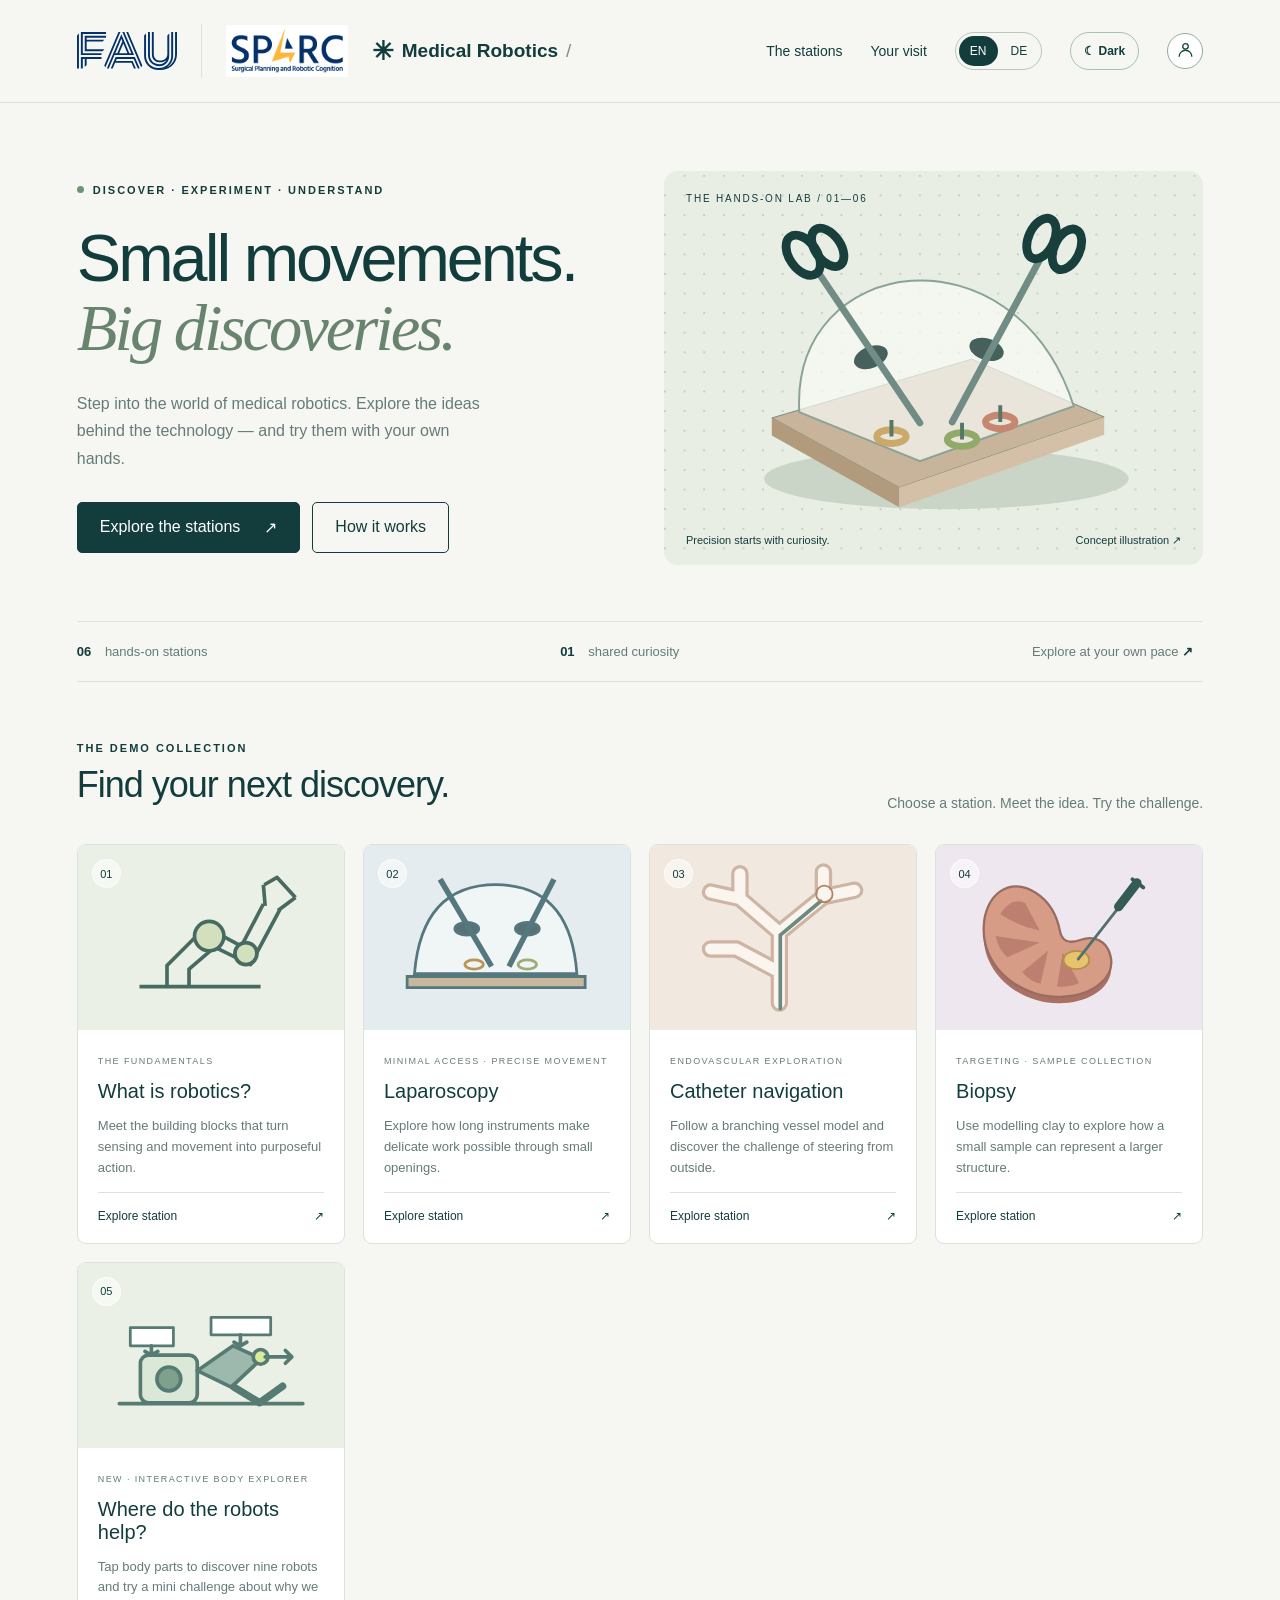
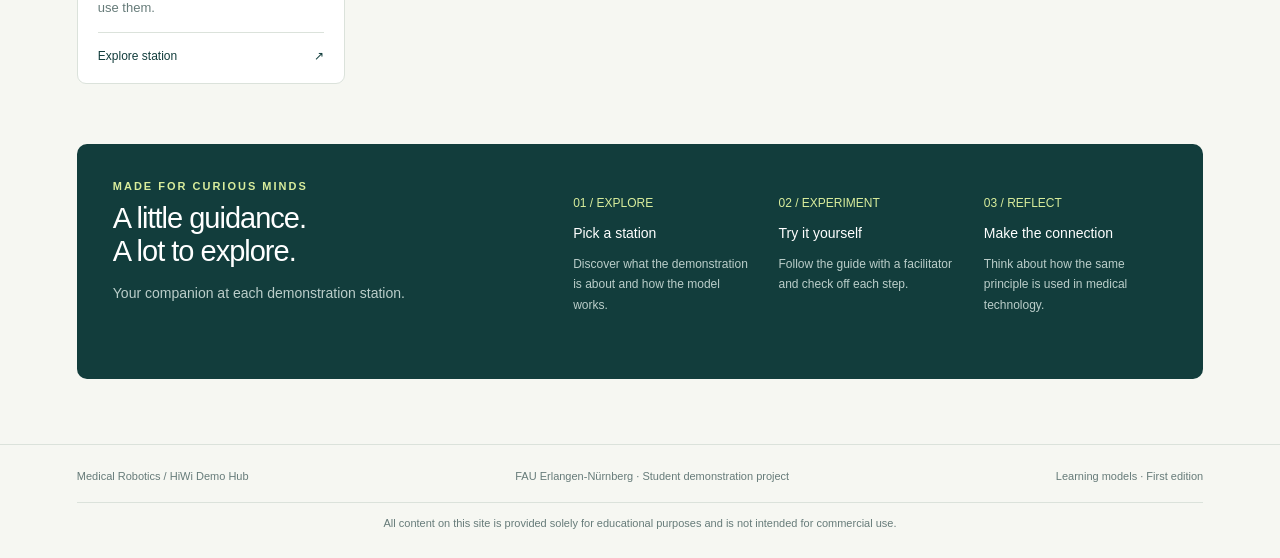
<file: index.html>
<!doctype html><html lang="en"><head><script>(function(){try{var saved=localStorage.getItem('hiwi-theme');document.documentElement.dataset.theme=saved==='dark'||saved==='light'?saved:(window.matchMedia&&matchMedia('(prefers-color-scheme: dark)').matches?'dark':'light')}catch(e){document.documentElement.dataset.theme='light'}})();</script><meta charset="UTF-8"><meta name="viewport" content="width=device-width,initial-scale=1"><meta name="description" content="Explore six medical robotics learning stations, including an interactive robot atlas."><title>Medical Robotics — HiWi Demo Hub</title><style>
:root{--ink:#123d3c;--muted:#667b79;--paper:#f6f7f2;--line:#dbe2db;--lime:#d9ed9c}*{box-sizing:border-box}html{scroll-behavior:smooth}body{margin:0;background:var(--paper);color:var(--ink);font-family:Arial,Helvetica,sans-serif}button,a{-webkit-tap-highlight-color:transparent}a{color:inherit}button{font:inherit;cursor:pointer}header{border-bottom:1px solid var(--line);display:flex;justify-content:space-between;align-items:center;padding:24px 6%;gap:20px}.brand{font-size:19px;font-weight:700;text-decoration:none;display:flex;align-items:center;gap:12px}.brand i{font-style:normal;font-size:26px}nav{display:flex;gap:28px;font-size:14px;align-items:center}nav a{text-decoration:none}.pill{border:1px solid var(--line);padding:9px 14px;border-radius:30px;font-size:12px}main{max-width:1440px;margin:auto}.hero{padding:68px 6% 56px;display:grid;grid-template-columns:1fr 1fr;gap:48px;align-items:center}.eyebrow{text-transform:uppercase;font-size:11px;letter-spacing:2px;font-weight:700;display:flex;align-items:center;gap:9px}.dot{background:#6b9673;width:7px;height:7px;border-radius:50%}h1{font-size:clamp(42px,5.2vw,76px);line-height:1.04;letter-spacing:-3px;font-weight:500;margin:28px 0}h1 em{font-family:Georgia,serif;font-weight:400;color:#68846e}p{line-height:1.7;color:var(--muted)}.hero p{max-width:410px;font-size:16px}.actions{display:flex;gap:12px;margin-top:30px;flex-wrap:wrap}.btn{display:inline-flex;text-decoration:none;border:1px solid var(--ink);padding:15px 22px;border-radius:5px;gap:24px;align-items:center;background:var(--ink);color:white}.btn.light{background:transparent;color:var(--ink)}.hero-art{position:relative;background:#e8eee4;border-radius:14px;overflow:hidden;min-height:390px}.hero-art svg{width:100%;height:390px}.art-label{position:absolute;left:22px;top:22px;font-size:10px;letter-spacing:1.8px}.art-bottom{position:absolute;bottom:18px;left:22px;right:22px;display:flex;justify-content:space-between;font-size:11px}.strip{margin:0 6%;padding:22px 0;border-top:1px solid var(--line);border-bottom:1px solid var(--line);display:flex;gap:40px;justify-content:space-between;font-size:13px;color:var(--muted)}.strip b{color:var(--ink);margin-right:10px}.stations{padding:60px 6%}.section-head{display:flex;justify-content:space-between;align-items:end;gap:20px;margin-bottom:28px}h2{font-weight:500;font-size:36px;letter-spacing:-1px;margin:10px 0}.section-head p{font-size:14px;margin:0}.grid{display:grid;grid-template-columns:repeat(4,1fr);gap:18px}.card{border:1px solid var(--line);background:#fff;border-radius:9px;overflow:hidden;text-decoration:none;transition:transform .2s,box-shadow .2s}.card:hover{transform:translateY(-5px);box-shadow:0 12px 24px #123d3c0d}.card:focus-visible,button:focus-visible,a:focus-visible{outline:3px solid #9cab42;outline-offset:4px}.card-art{height:185px;position:relative;background:#eaf0e6}.card:nth-child(2) .card-art{background:#e4ecef}.card:nth-child(3) .card-art{background:#f1e9e0}.card:nth-child(4) .card-art{background:#eee7f0}.card-art svg{width:100%;height:100%}.number{position:absolute;left:14px;top:14px;border:1px solid #ffffffb0;background:#ffffff80;border-radius:50%;width:29px;height:29px;display:grid;place-items:center;font-size:11px}.card-copy{padding:20px}.tag{font-size:9px;letter-spacing:1.4px;text-transform:uppercase;color:var(--muted)}h3{font-size:20px;font-weight:500;margin:12px 0}.card p{font-size:13px;line-height:1.6;min-height:62px}.card-bottom{border-top:1px solid var(--line);padding-top:16px;font-size:12px;display:flex;justify-content:space-between}.visit{margin:0 6% 65px;padding:36px;background:var(--ink);color:white;border-radius:10px;display:grid;grid-template-columns:1fr 1.4fr;gap:36px}.visit h2{font-size:29px}.visit p{color:#bbceca;font-size:14px}.visit ol{display:grid;grid-template-columns:repeat(3,1fr);gap:22px;list-style:none;padding:0}.visit li span{display:block;color:var(--lime);font-size:12px;margin-bottom:14px}.visit li b{font-size:14px;font-weight:500}.visit li p{font-size:12px}footer{padding:25px 6%;border-top:1px solid var(--line);display:flex;justify-content:space-between;gap:20px;font-size:11px;color:var(--muted)}.detail{padding:40px 6% 70px}.back{background:none;border:0;padding:0;color:var(--muted);font-size:13px}.detail-title{display:grid;grid-template-columns:1.2fr 1fr;gap:50px;margin:35px 0}.detail-title h1{font-size:52px}.detail-art{border-radius:14px;background:#e7ede5;min-height:260px}.detail-art svg{height:280px;width:100%}.detail-art .vascular-illustration{display:block;width:100%;height:280px;object-fit:cover;border-radius:14px}.vascular-video{margin-top:24px}.detail-layout{display:grid;grid-template-columns:1fr 1.2fr;gap:50px}.info{border-top:1px solid var(--line);padding:20px 0}.info h3{margin-top:0}.info p{font-size:14px}.guide{background:white;border:1px solid var(--line);border-radius:10px;padding:28px}.guide h2{font-size:27px}.progress{height:5px;background:#e8ede6;border-radius:4px;margin:20px 0}.progress div{height:100%;background:#7c9954;transition:width .25s}.step{display:flex;gap:12px;padding:18px 0;border-bottom:1px solid var(--line);font-size:14px;line-height:1.6;cursor:pointer}.step input{accent-color:var(--ink);width:18px;height:18px;flex-shrink:0}.complete{color:#4d712f;font-size:14px;margin-top:18px}.share{margin-top:24px;background:transparent;border:1px solid var(--line);padding:10px 14px;border-radius:4px;color:var(--ink)}[hidden]{display:none!important}@media(max-width:950px){.grid{grid-template-columns:repeat(2,1fr)}.hero{gap:25px}.hero-art,.hero-art svg{min-height:330px;height:330px}.visit{grid-template-columns:1fr}.detail-layout{gap:25px}}@media(max-width:620px){header{padding:18px 6%}.brand{font-size:15px}nav{gap:14px;font-size:12px}nav .pill{display:none}.hero{grid-template-columns:1fr;padding-top:38px}h1{letter-spacing:-2px}.hero-art{min-height:290px}.hero-art svg{height:290px}.strip{gap:14px;flex-wrap:wrap;font-size:11px}.stations{padding-top:40px}.section-head{display:block}.section-head p{margin-top:12px}.grid{gap:12px}.card-art{height:145px}.card-copy{padding:15px}.card h3{font-size:18px}.card p{min-height:85px}.visit{padding:25px}.visit ol{grid-template-columns:1fr;gap:8px}.visit li span{margin-bottom:7px}.detail-title,.detail-layout{grid-template-columns:1fr;gap:20px}.detail-title h1{font-size:42px}.detail-art{min-height:200px}.detail-art svg{height:220px}footer{line-height:1.6;flex-direction:column}}
.language{display:flex;border:1px solid #b9c8bd;border-radius:30px;padding:3px;gap:2px}.language button{border:0;background:transparent;color:var(--ink);font-size:12px;padding:8px 11px;border-radius:20px}.language button[aria-pressed=true]{background:var(--ink);color:white}.robot-lab{background:#e9eee6;border:1px solid #d7e1d5;border-radius:18px;padding:32px;margin:0 0 45px}.robot-lab-top{display:flex;justify-content:space-between;gap:20px;align-items:start}.robot-lab h2{font-size:31px}.robot-lab-top p{font-size:14px;margin:8px 0}.discovered{font-size:12px;white-space:nowrap;background:#fff9;border-radius:20px;padding:10px 14px}.robot-grid{display:grid;grid-template-columns:1.15fr 1fr;gap:34px;align-items:center}.robot-stage{position:relative;aspect-ratio:1/1;max-width:540px;width:100%;margin:auto;background:radial-gradient(ellipse at center,#fff9,transparent 68%)}.robot-stage svg{width:100%;height:100%}.hotspot{position:absolute;width:48px;height:48px;border-radius:50%;border:5px solid #ffffff;background:var(--spot);color:#fff;box-shadow:0 3px 12px #123d3c22;display:grid;place-items:center;transform:translate(-50%,-50%);font-size:18px;font-weight:700;transition:box-shadow .2s,scale .2s}.hotspot:hover,.hotspot[aria-pressed=true]{box-shadow:0 0 0 7px color-mix(in srgb,var(--spot) 20%,transparent);scale:1.08}.robot-note{background:#fff;border:1px solid #dbe2db;border-radius:14px;padding:28px;min-height:280px;box-shadow:0 10px 30px #234c3b08}.robot-note h3{font-size:28px;letter-spacing:-.7px;margin:18px 0 12px}.robot-note p{font-size:16px}.robot-example{background:#f1f5ed;padding:15px 18px;border-radius:7px;font-size:14px;line-height:1.6}.part-index{font-size:11px;letter-spacing:1.5px;font-weight:bold;color:var(--accent)}.part-tabs{display:flex;flex-wrap:wrap;gap:8px;margin:18px 0}.part-tabs button{border:1px solid #c4d0c0;color:var(--ink);border-radius:20px;background:transparent;padding:9px 13px;font-size:12px}.part-tabs button[aria-pressed=true]{background:var(--ink);color:white;border-color:var(--ink)}.robot-footnote{font-size:12px!important;color:#667b79}.robot-detail .detail-title{grid-template-columns:1fr;gap:0;margin-bottom:28px}.robot-detail .detail-title h1{margin:15px 0}.robot-detail .detail-title p{max-width:680px}.robot-detail .detail-art{display:none}@media(max-width:700px){.robot-lab{padding:20px 15px}.robot-grid{grid-template-columns:1fr;gap:10px}.robot-lab-top{display:block}.discovered{display:inline-block;margin:10px 0}.robot-note{padding:22px;min-height:250px}.robot-lab h2{font-size:26px}.hotspot{width:44px;height:44px;font-size:15px}.robot-note h3{font-size:25px}header{flex-wrap:wrap}nav{gap:18px}.robot-stage{max-width:410px}}

/* Story video: accessible, responsive, and comfortable for young learners */
.story-video{margin:8px 0 34px;padding:clamp(18px,3vw,30px);background:#edf2e8;border:1px solid #d7e2d4;border-radius:18px}.story-video-head{display:flex;align-items:flex-start;justify-content:space-between;gap:16px;margin-bottom:18px}.story-video h2{font-size:clamp(24px,3vw,34px);margin:6px 0 8px;letter-spacing:-.6px}.story-video p{margin:0;max-width:720px}.story-video .story-kicker{font-size:11px;font-weight:700;letter-spacing:1.6px;text-transform:uppercase;color:#54765e}.story-video-frame{overflow:hidden;border-radius:13px;background:#101a2d;box-shadow:0 12px 32px #203c3020}.story-video video{display:block;width:100%;height:auto;max-height:70vh;aspect-ratio:16/9;object-fit:contain;background:#101a2d}.story-video-note{font-size:12px;margin-top:12px!important}.story-after{display:flex;align-items:center;gap:12px;margin-top:18px;padding:14px 16px;background:#fff;border-radius:12px}.story-after strong{display:block;margin-bottom:4px}.story-after p{font-size:13px}.story-after .story-icon{font-size:25px;flex:none}@media(max-width:640px){.story-video-head{display:block}.story-video{padding:16px}.story-after{align-items:flex-start}}
.station-idea{margin:0 0 32px;padding:24px 28px;background:#edf2e7;border:1px solid var(--line);border-radius:10px}.station-idea p{max-width:850px;margin-bottom:0}.station-idea h3{margin-top:0}@media(max-width:620px){.station-idea{padding:20px}}.biopsy-feature{display:grid;grid-template-columns:minmax(0,0.9fr) minmax(0,1.1fr);gap:28px;align-items:start;margin:0 0 32px;padding:24px;background:#fff;border:1px solid var(--line);border-radius:12px}.biopsy-feature-image{position:static;top:auto}.biopsy-feature-image img{display:block;width:100%;height:auto;max-height:720px;object-fit:contain;border-radius:8px}.biopsy-feature-copy .eyebrow{margin-bottom:8px}.biopsy-feature-copy h2{margin:0 0 14px;font-size:clamp(24px,3vw,34px);color:#b43f46;font-weight:600}.biopsy-feature-copy h3{margin:22px 0 10px;padding-left:12px;border-left:3px solid currentColor;font-size:17px;font-weight:700;line-height:1.4}.biopsy-feature-copy h3:nth-of-type(1){color:#317e8d}.biopsy-feature-copy h3:nth-of-type(2){color:#7b579c}.biopsy-feature-copy h3:nth-of-type(3){color:#b06b28}.biopsy-feature-copy h3:nth-of-type(4){color:#40805b}.biopsy-feature-copy p{margin:0 0 12px;line-height:1.65}.biopsy-feature-copy p:last-child{margin-bottom:0}@media(max-width:760px){.biopsy-feature{grid-template-columns:1fr;padding:18px;gap:22px}.biopsy-feature-image{position:static}.biopsy-feature-image img{max-height:480px}}.header-identity{display:flex;align-items:center;gap:24px}.fau-logo{display:flex;align-items:center;flex-shrink:0;padding:8px 24px 8px 0;border-right:1px solid var(--line)}.fau-logo img{display:block;width:100px;height:auto}.header-identity .brand{gap:8px}@media(max-width:950px){header{flex-wrap:wrap}}@media(max-width:620px){.header-identity{gap:15px}.fau-logo{padding-right:15px}.fau-logo img{width:78px}.header-identity .brand{font-size:15px}header nav{flex-wrap:wrap}}.sparc-logo{display:flex;align-items:center;flex-shrink:0}.sparc-logo img{display:block;width:122px;height:auto}.header-identity{flex-wrap:wrap}@media(max-width:620px){.sparc-logo img{width:108px}.header-identity .brand{flex-basis:100%}}.vascular-learning{display:grid;grid-template-columns:minmax(0,.9fr) minmax(0,1.1fr);gap:clamp(26px,4vw,58px);align-items:start;margin:0 0 44px;padding:clamp(20px,3vw,36px);border:1px solid var(--line);border-radius:18px;background:#fff}.vascular-learning figure{margin:0}.vascular-learning figure img{width:100%;height:auto;display:block;border-radius:12px;background:#faf8f1}.vascular-learning figcaption{font-size:12px;line-height:1.6;color:var(--muted);margin-top:12px}.vascular-copy h2{font-size:clamp(27px,3vw,38px);margin:14px 0 18px}.vascular-copy p,.vascular-copy dd{font-size:14px;line-height:1.75}.vascular-copy dl{margin:24px 0}.vascular-type{padding:0 0 0 16px;margin:22px 0;border-left:3px solid #b65d50}.vascular-type-1{border-color:#a5849d}.vascular-type-2{border-color:#557eaa}.vascular-copy dt{font-size:15px;font-weight:700;margin-bottom:7px}.vascular-copy dd{margin:0;color:var(--muted)}.vascular-inside{padding:20px 22px;background:#f1f5ee;border-radius:12px}.vascular-inside h3{margin:0 0 12px}.vascular-inside p:last-child{margin-bottom:0}.vascular-sources{font-size:11px!important;margin-top:18px}@media(max-width:800px){.vascular-learning{grid-template-columns:1fr}.vascular-learning figure{max-width:450px;margin:auto}.vascular-copy h2{font-size:29px}}.catheter-detail .detail-title{grid-template-columns:1fr}.catheter-detail .detail-title p{max-width:720px}.surgical-collection{margin:0 0 48px}.surgical-intro{padding:30px 0;border-top:1px solid var(--line);border-bottom:0;align-items:flex-start}.surgical-intro h2{font-size:clamp(28px,3.5vw,44px);max-width:660px}.surgical-intro p{max-width:720px;margin-bottom:0}.surgical-total{font:80px Georgia,serif;color:#809478;line-height:1}.surgical-note{font-size:12px;margin:0 0 24px}.surgical-grid{display:grid;grid-template-columns:repeat(3,minmax(0,1fr));gap:22px}.surgical-card{min-width:0;background:white;border:1px solid var(--line);border-radius:14px;overflow:hidden;display:flex;flex-direction:column}.surgical-picture{background:#e8eee1;position:relative;padding:15px 16px 34px;color:#355d51}.surgical-card:nth-child(3n+2) .surgical-picture{background:#e4edf0;color:#416878}.surgical-card:nth-child(3n) .surgical-picture{background:#eee8e0;color:#786552}.surgical-picture svg{display:block;width:100%;height:200px}.surgical-number{position:absolute;left:18px;top:17px;font-size:12px;letter-spacing:1px}.surgical-status{position:absolute;bottom:14px;left:18px;font-size:10px;background:#ffffffb8;padding:6px 10px;border-radius:20px}.surgical-copy{padding:24px;display:flex;flex-direction:column;flex:1}.surgical-maker{font-size:11px;color:var(--muted);line-height:1.5}.surgical-copy h3{font-size:25px;letter-spacing:-.5px;line-height:1.2;margin:10px 0}.surgical-copy p{font-size:14px;line-height:1.75;margin:0 0 20px}.surgical-copy .surgical-method{font-size:12px;color:#56724d;line-height:1.6;min-height:38px}.surgical-source{margin-top:auto;font-size:12px;padding-top:16px;border-top:1px solid var(--line);text-underline-offset:4px}.surgical-detail .detail-title{grid-template-columns:1fr}.surgical-detail .detail-title p{max-width:720px}.surgical-detail .detail-art{display:none}@media(max-width:1050px){.surgical-grid{grid-template-columns:repeat(2,minmax(0,1fr))}}@media(max-width:650px){.surgical-grid{grid-template-columns:1fr}.surgical-intro{padding-top:24px}.surgical-total{display:none}.surgical-copy{padding:22px}.surgical-picture svg{height:210px}}
.surgical-picture{padding:0 0 38px;background:#edf0ec!important}.surgical-picture img{display:block;width:100%;height:auto;aspect-ratio:3/2;object-fit:contain}.surgical-number{z-index:1;background:#ffffffdf;border-radius:50%;width:30px;height:30px;display:grid;place-items:center}.surgical-status{bottom:10px}.surgical-note{max-width:850px}.surgical-detail .detail-layout{grid-template-columns:1fr}.surgical-detail .detail-layout>div:first-child{display:none}.surgical-quiz{padding:clamp(20px,4vw,42px);scroll-margin-top:24px}.surgical-quiz>p{max-width:750px;font-size:14px}.quiz-summary{background:#edf2e7;border-radius:8px;padding:18px 22px;margin:24px 0;font-weight:700}.quiz-question{border:0;border-top:1px solid var(--line);padding:26px 0;margin:0;min-width:0}.quiz-question legend{font-size:17px;font-weight:700;line-height:1.6;max-width:100%;padding:0 0 12px}.quiz-question legend>span{color:#78916e;margin-right:10px}.quiz-option{display:flex;align-items:center;gap:12px;border:1px solid var(--line);border-radius:8px;padding:14px 18px;margin:9px 0;cursor:pointer;font-size:14px;line-height:1.6}.quiz-option:has(input:checked){background:#edf2e7;border-color:#6d8966}.quiz-option input{width:18px;height:18px;flex-shrink:0;accent-color:var(--ink)}.quiz-option b{margin-right:10px;color:#627c65}.quiz-option.quiz-right{border-color:#5b8c4e;background:#ecf5e8}.quiz-option.quiz-wrong{border-color:#b77865;background:#fcf0eb}.quiz-feedback{font-size:14px;padding:14px 0 0;margin:0}.quiz-actions{display:flex;gap:16px;align-items:center;flex-wrap:wrap}.quiz-actions .share{margin-top:0}.surgical-quiz input:focus-visible{outline:3px solid #9cab42;outline-offset:4px}@media(min-width:900px){.surgical-quiz form{max-width:900px}}
.robot-quiz{max-width:1050px;margin:auto;width:100%;background:linear-gradient(135deg,#fff 60%,#f2f6e9);border:2px solid #d7e4d0;border-radius:24px}.robot-quiz-heading{display:flex;gap:20px;justify-content:space-between;align-items:center}.robot-quiz-heading h2{font-size:clamp(26px,4vw,38px);margin-bottom:12px}.robot-score{white-space:nowrap;padding:12px 18px;background:#fff1bc;border-radius:30px;font-weight:bold;color:#69500b}.robot-companion{display:flex;gap:24px;align-items:center;margin:24px 0}.robot-avatar{width:125px;flex:none}.robot-avatar svg{display:block;width:100%}.robot-speech{font-size:19px;line-height:1.6;background:#e7f0df;border-radius:20px 20px 20px 4px;padding:20px 26px;color:#214c3c;max-width:650px}.robot-companion.happy .robot-avatar{animation:robot-hop .5s ease 2}.robot-companion.thinking .robot-avatar{animation:robot-tilt .6s ease}.robot-dots{display:flex;gap:9px;margin:20px 0 30px}.robot-dots span{height:9px;flex:1;border-radius:20px;background:#e1e7de}.robot-dots .done{background:#6c9261}.robot-dots .current{background:#c9a442}.robot-question h3{font-size:clamp(22px,3vw,28px);line-height:1.45;max-width:830px;margin:14px 0 24px}.robot-options{display:grid;gap:12px}.robot-answer{display:flex;gap:16px;align-items:center;text-align:left;background:white;color:var(--ink);padding:18px 20px;border:2px solid #dae3d5;border-radius:14px;font-size:17px;line-height:1.5;width:100%;transition:background .15s,border-color .15s}.robot-answer:hover:not(:disabled){border-color:#769564;background:#f1f7e9}.robot-letter{display:grid;place-items:center;width:36px;height:36px;flex:none;border-radius:12px;background:#edf2e7;font-weight:bold}.robot-answer:disabled{cursor:default;opacity:1}.robot-answer.is-right{background:#edf7df;border-color:#729957}.robot-answer.is-wrong{background:#fff4e5;border-color:#d9aa66}.robot-answer b{margin-left:auto;color:#4a7636}.robot-explanation{padding:20px 22px;background:#edf3e7;border-radius:14px;margin-top:20px;line-height:1.6}.robot-explanation p{margin:8px 0 0;font-size:16px}.robot-next{margin-top:20px}.robot-restart{background:transparent;border:0;color:var(--muted);text-decoration:underline;text-underline-offset:4px;margin-top:30px;font-size:13px}.robot-finish{padding:20px 0}.robot-finish h3{font-size:30px}.robot-finish p{max-width:680px}@keyframes robot-hop{50%{transform:translateY(-12px) rotate(-4deg)}}@keyframes robot-tilt{50%{transform:rotate(8deg)}}@media(prefers-reduced-motion:reduce){.robot-quiz *{animation:none!important;transition:none!important}}@media(max-width:620px){.robot-quiz-heading{align-items:flex-start;flex-direction:column;gap:6px}.robot-companion{gap:12px}.robot-avatar{width:85px}.robot-speech{font-size:16px;padding:16px}.robot-answer{font-size:16px;padding:14px;gap:12px}}
.lumi-audio-controls{display:flex;gap:10px;flex-wrap:wrap;align-items:center;margin:0 0 24px}.lumi-audio-controls button{border:1px solid #a7bfa0;background:#f1f7e9;color:var(--ink);padding:12px 18px;border-radius:24px;font-size:14px;min-height:44px}.lumi-audio-controls button[aria-pressed=true]{background:var(--ink);color:white}.lumi-audio-controls button:disabled{opacity:.5;cursor:default}.lumi-audio-status{flex-basis:100%;font-size:12px;margin:2px 0 0;line-height:1.6}.robot-avatar.lumi-speaking{animation:lumi-talk .65s ease-in-out infinite!important}@keyframes lumi-talk{50%{transform:translateY(-5px) rotate(3deg)}}@media(prefers-reduced-motion:reduce){.robot-avatar.lumi-speaking{animation:none!important}}

/* Abdominal anatomy orientation beneath laparoscopy's introduction */
.abdomen-feature{display:grid;grid-template-columns:minmax(0,0.95fr) minmax(0,1.15fr);gap:clamp(20px,3vw,42px);padding:clamp(18px,3vw,30px);margin:0 0 34px;background:#fff;border:1px solid var(--line);border-radius:16px;align-items:start}.abdomen-feature figure{margin:0}.abdomen-feature img{display:block;width:100%;max-height:680px;object-fit:contain;object-position:center;background:#f4f0eb;border-radius:12px}.abdomen-feature figcaption{font-size:11px;color:var(--muted);line-height:1.55;margin-top:12px}.abdomen-feature h2{font-size:clamp(26px,2.7vw,36px);margin:8px 0 12px}.abdomen-feature h3{font-size:17px;margin:19px 0 8px}.abdomen-feature p{font-size:14px;line-height:1.7;margin:0 0 12px}.abdomen-organs{margin:10px 0 18px;padding:0;display:grid;gap:10px}.abdomen-organs div{padding:9px 0;border-bottom:1px solid var(--line)}.abdomen-organs dt{font-size:14px;font-weight:700}.abdomen-organs dd{font-size:13px;color:var(--muted);line-height:1.6;margin:4px 0 0}.abdomen-note{border-left:3px solid #70977d;background:#f1f5ef;padding:13px 16px;border-radius:0 8px 8px 0}.abdomen-note p{margin:0}@media(max-width:800px){.abdomen-feature{grid-template-columns:1fr}.abdomen-feature img{max-height:550px}}

/* Educational film controls: separate audio and selectable captions, never burned-in. */
.education-film{margin:22px 0 34px}
.education-caption-controls{display:flex;align-items:center;gap:12px;flex-wrap:wrap;margin-top:14px;font-size:13px}
.education-caption-controls label{font-weight:700;color:var(--ink)}
.education-caption-controls select{font:inherit;background:#fff;color:var(--ink);border:1px solid #b9c8bd;border-radius:8px;padding:9px 32px 9px 12px;cursor:pointer}
.education-audio-note{margin-left:auto;color:var(--muted);font-size:12px}
.education-film-error{margin-top:13px!important;padding:13px 15px;background:#fff;border:1px solid #d7e2d4;border-radius:9px;font-size:13px;color:var(--ink)}
@media(max-width:620px){.education-audio-note{margin-left:0}}



footer{flex-wrap:wrap}footer .education-notice{flex-basis:100%;display:block;text-align:center;border-top:1px solid var(--line);padding-top:12px;line-height:1.6;font-size:11px;color:var(--muted)}

.robot-image-credit{margin:0 0 10px;font-size:11px;line-height:1.5;color:var(--muted);font-weight:400}
</style><link rel="stylesheet" href="laparoscopy.css"><link rel="stylesheet" href="dark-mode.css"><style>board-guide{display:block;margin:24px 0}.board-layout{display:grid;grid-template-columns:minmax(0,360px) 1fr;gap:clamp(16px,4vw,48px);align-items:center}.board-layout svg{width:100%;border-radius:16px}.board-controls{display:flex;gap:10px}.board-controls button{padding:9px 16px;border:1px solid #699486;border-radius:20px;background:#265a4c;color:white;cursor:pointer}.board-controls button:disabled{opacity:.45}.board-layout small{font-weight:bold}@media(max-width:650px){.board-layout{grid-template-columns:1fr}.board-layout svg{max-width:330px}}</style><script src="station-auth.js"></script></head><body><header><div class="header-identity"><a class="fau-logo" href="https://www.fau.de/" aria-label="Friedrich-Alexander-Universität Erlangen-Nürnberg"><img src="assets/fau-logo.svg" alt="FAU" width="100" height="38"></a><a class="sparc-logo" href="https://www.sparc.tf.fau.de/" aria-label="SPARC Lab — Surgical Planning and Robotic Cognition"><img src="assets/sparc-logo.svg" alt="SPARC — Surgical Planning and Robotic Cognition" width="122" height="52"></a><a class="brand" href="#home"><i>✳</i> Medical Robotics<span style="font-weight:400;color:#80918a"> / </span></a></div><nav><a href="#stations">The stations</a><a href="#visit">Your visit</a><div class="language" aria-label="Language / Sprache"><button data-lang="en" lang="en">EN</button><button data-lang="de" lang="de">DE</button></div><button class="theme-toggle" id="theme-toggle" type="button" aria-label="Switch to dark mode" aria-pressed="false">☾ Dark</button><button id="station-admin" type="button" title="Administration" aria-label="Administration" style="flex-shrink:0;border:1px solid #92aaa1;border-radius:50%;width:36px;height:36px;background:#fff;color:#16493e;cursor:pointer"><svg viewBox="0 0 24 24" width="19" height="19" fill="none" stroke="currentColor" stroke-width="1.7" aria-hidden="true"><circle cx="12" cy="8" r="3.5"/><path d="M4 21a8 8 0 0 1 16 0"/></svg></button></nav></header><main><div id="home"><section class="hero"><div><div class="eyebrow"><span class="dot"></span> Discover · Experiment · Understand</div><h1>Small movements.<br><em>Big discoveries.</em></h1><p>Step into the world of medical robotics. Explore the ideas behind the technology — and try them with your own hands.</p><div class="actions"><a class="btn" href="#stations">Explore the stations <span>↗</span></a><a class="btn light" href="#visit">How it works</a></div></div><div class="hero-art"><span class="art-label">THE HANDS-ON LAB / 01—06</span><svg viewBox="0 0 550 390" role="img" aria-label="Illustration of a laparoscopic trainer with instruments and ring-transfer targets"><defs><pattern id="dots" width="20" height="20" patternUnits="userSpaceOnUse"><circle cx="1" cy="1" r="1" fill="#b7c8b5"/></pattern></defs><rect width="550" height="390" fill="url(#dots)"/><ellipse cx="288" cy="310" rx="186" ry="31" fill="#cad5c7"/><path d="M110 248L314 188L449 247L240 319Z" fill="#c8b49a" stroke="#768a7a"/><path d="M110 248v18l130 73v-20z" fill="#b29b7c"/><path d="M240 319l209-72v18l-209 74z" fill="#d3c0a7"/><path d="M138 242C129 80 358 49 418 236L261 292Z" fill="#f8fbf6" fill-opacity=".7" stroke="#8ba297" stroke-width="2"/><ellipse cx="211" cy="186" rx="18" ry="11" fill="#46615b" transform="rotate(-22 211 186)"/><ellipse cx="329" cy="178" rx="18" ry="11" fill="#46615b" transform="rotate(18 329 178)"/><g stroke="#718b85" stroke-width="7" stroke-linecap="round"><path d="M157 99L261 253"/><path d="M383 87L294 252"/></g><g fill="none" stroke="#183f3c" stroke-width="9"><ellipse cx="142" cy="82" rx="14" ry="23" transform="rotate(-35 142 82)"/><ellipse cx="167" cy="74" rx="13" ry="22" transform="rotate(-35 167 74)"/><ellipse cx="385" cy="65" rx="13" ry="22" transform="rotate(25 385 65)"/><ellipse cx="411" cy="76" rx="13" ry="22" transform="rotate(25 411 76)"/></g><g fill="none" stroke-width="7"><ellipse cx="232" cy="267" rx="15" ry="7" stroke="#caa96a"/><ellipse cx="304" cy="270" rx="15" ry="7" stroke="#91a969"/><ellipse cx="343" cy="252" rx="15" ry="7" stroke="#c58770"/></g><g stroke="#547768" stroke-width="4"><path d="M232 267v-17m72 20v-17m39-1v-17"/></g></svg><div class="art-bottom"><span>Precision starts with curiosity.</span><span>Concept illustration ↗</span></div></div></section><div class="strip"><span><b>06</b> hands-on stations</span><span><b>01</b> shared curiosity</span><span>Explore at your own pace <b>↗</b></span></div><section class="stations" id="stations"><div class="section-head"><div><div class="eyebrow">The demo collection</div><h2>Find your next discovery.</h2></div><p>Choose a station. Meet the idea. Try the challenge.</p></div><div class="grid" id="cards"></div></section><section class="visit" id="visit"><div><div class="eyebrow" style="color:#d9ed9c">Made for curious minds</div><h2>A little guidance.<br>A lot to explore.</h2><p>Your companion at each demonstration station.</p></div><ol><li><span>01 / EXPLORE</span><b>Pick a station</b><p>Discover what the demonstration is about and how the model works.</p></li><li><span>02 / EXPERIMENT</span><b>Try it yourself</b><p>Follow the guide with a facilitator and check off each step.</p></li><li><span>03 / REFLECT</span><b>Make the connection</b><p>Think about how the same principle is used in medical technology.</p></li></ol></section></div><section id="detail" class="detail" hidden></section></main><footer><span>Medical Robotics / HiWi Demo Hub</span><span>FAU Erlangen-Nürnberg · Student demonstration project</span><span>Learning models · First edition</span><span class="education-notice">All content on this site is provided solely for educational purposes and is not intended for commercial use.</span></footer><link rel="stylesheet" href="organ-activities.css"><script src="board-guide.js?v=738744e"></script><script src="organ-activities.js"></script><script src="station-lumi-quizzes.js"></script><script>
const drawings=[`<g fill="none" stroke="#476b61" stroke-width="4" stroke-linejoin="round"><path d="M67 146h132M97 146v-23l42-42 39 21 24-46"/><path d="M121 146v-19l28-24 39 19 32-60"/><circle cx="143" cy="91" r="16" fill="#d3e0bd"/><circle cx="183" cy="110" r="12" fill="#d3e0bd"/><path d="M204 58l-2-23m16 28 19-14m-34-14 14-8 20 22"/></g>`,`<g fill="none" stroke="#476b61" stroke-width="4" stroke-linecap="round" stroke-linejoin="round"><path d="M72 147h146"/><path d="M100 147v-30l28-19 22 10 24-31 22 8 20-25"/><circle cx="128" cy="98" r="10" fill="#d3e0bd"/><circle cx="174" cy="77" r="9" fill="#d3e0bd"/><circle cx="196" cy="85" r="8" fill="#d3e0bd"/><path d="M216 60l11-9 8 8-9 12m-18 19 18 8m-7-8 7 8-7 8"/><rect x="55" y="147" width="180" height="14" rx="3" fill="#c8b49a"/><path d="M81 147v-18m20 18v-18" stroke="#b29b7c"/></g>`,`<g stroke="#55777e" stroke-width="3" fill="none"><path d="M55 132q8-97 89-97t88 97z" fill="#ffffff70"/><ellipse cx="112" cy="83" rx="13" ry="7" fill="#587177"/><ellipse cx="178" cy="83" rx="13" ry="7" fill="#587177"/><path d="M83 29l56 95m68-95-49 95" stroke-width="6"/><path d="M47 135h194v12H47z" fill="#c6b79e"/><ellipse cx="120" cy="122" rx="10" ry="5" stroke="#b99558"/><ellipse cx="178" cy="122" rx="10" ry="5" stroke="#a0ac75"/></g>`,`<g fill="none" stroke-linecap="round"><path d="M141 164V87l-43-37V23m43 64 48-39V21m-91 29-32-7m123 5 34-7m-82 89-47-25H66" stroke="#cdb4a3" stroke-width="19"/><path d="M141 164V87l-43-37V23m43 64 48-39V21m-91 29-32-7m123 5 34-7m-82 89-47-25H66" stroke="#faf5ee" stroke-width="12"/><path d="M142 170V90l44-37" stroke="#6c8982" stroke-width="4"/><circle cx="190" cy="45" r="9" stroke="#b48461" stroke-width="2"/></g>`,`<g stroke-linecap="round" stroke-linejoin="round"><path d="M109 51C80 32 53 53 52 88c-2 47 44 79 87 76 35-2 57-23 51-45-4-16-18-22-32-17-14 5-21 1-23-10-3-15-9-30-26-41Z" fill="#aa7064"/><path d="M109 44C80 25 53 46 52 81c-2 47 44 79 87 76 35-2 57-23 51-45-4-16-18-22-32-17-14 5-21 1-23-10-3-15-9-30-26-41Z" fill="#d69c86" stroke="#996c62" stroke-width="2.5"/><path d="M70 67q12-19 27-12l16 30q-24-5-43-18Zm-5 24 48 7-35 16q-10-8-13-23Zm29 39 28-23-8 36q-12-3-20-13Zm38 16 6-37 18 33q-11 5-24 4Z" fill="#bc7f70"/><ellipse cx="153" cy="117" rx="14" ry="10" fill="#e6c46d" stroke="#b48f50" stroke-width="2"/><path d="m155 116 51-65" stroke="#536f70" stroke-width="3"/><path d="m199 59 20-26" stroke="#345b56" stroke-width="10"/><path d="m214 29 12 9" stroke="#345b56" stroke-width="4"/></g>`,`<g stroke="#557b73" stroke-width="4" stroke-linecap="round" stroke-linejoin="round"><path d="M45 145h200" fill="none"/><rect x="68" y="92" width="62" height="52" rx="9" fill="#dce8d7"/><circle cx="99" cy="118" r="13" fill="#7da18b"/><path d="M130 109l39-27 31 14-33 31z" fill="#9db9ad"/><path d="M170 127l28 17 25-18" fill="none" stroke-width="8"/><circle cx="199" cy="94" r="8" fill="#d7eb9b"/><path d="M204 94h29m-7-7 7 7-7 7" fill="none"/><path d="M57 62h47v20H57z" fill="#fff" stroke-width="3"/><path d="M80 82v10m-7-4 7 4 7-4" fill="none"/><path d="M145 51h65v19h-65z" fill="#fff" stroke-width="3"/><path d="M177 70v12m-7-4 7 4 7-4" fill="none"/></g>`];
const englishData=[{id:'robotics',name:'What is robotics?',tag:'The fundamentals',desc:'Meet the building blocks that turn sensing and movement into purposeful action.',why:'A robot combines a physical system with control. Sensors provide information, a controller processes it, and actuators create movement. Robots can be programmed, directly operated by people, or combine both approaches.',setup:'Use the available demonstration models to identify sensing, control and movement. This introductory station connects the ideas you will encounter in the following demos.',steps:['Look at a demonstration model with the facilitator. What can move?','Point out an actuator, or discuss what could drive the movement.','Identify what information the operator or controller needs.','Describe the loop in your own words: sense, decide, act.'],reflect:'If a machine moves, does that automatically make it a robot? What else would you want to know?'},{id:'laparoscopy',name:'Laparoscopy',tag:'Minimal access · precise movement',desc:'Explore how long instruments make delicate work possible through small openings.',why:'Laparoscopy lets a surgeon work through small openings while viewing the inside of the body with a camera. Compared with an open approach, it can reduce incision size; benefits and suitability depend on the procedure and patient.',setup:'A training box, laparoscopic instruments and a simple transfer task. Compare handling with and without a trocar: the access sleeve guides the instrument at the entry point.',steps:['Ask the facilitator to demonstrate the instruments and the transfer task.','Try moving a practice object without the trocar constraint.','Repeat the same task through the trocar, using the camera view if available.','Compare your movements. Notice how the entry point changes the direction of the tip.'],reflect:'Why can moving the handle to one side move the instrument tip to the other?'},{id:'catheter',name:'Catheter navigation',tag:'Endovascular exploration',desc:'Follow a branching vessel model and discover the challenge of steering from outside.',why:'Endovascular techniques use thin instruments inside blood vessels to reach a target. The challenge is to navigate a branching pathway while controlling an instrument from outside the body.',setup:'A catheter with two degrees of freedom (2 DOF) and a branching vessel model. The facilitator introduces the two available controls on the model before the task.',steps:['Find the entry point and choose a target branch with the facilitator.','Try each of the model’s two controls separately.','Navigate gently towards the target. Stop if you feel resistance.','Return to the start and discuss which junction was hardest to navigate.'],reflect:'What feedback would help you steer if you could not see the vessel model directly?'},{id:'biopsy',name:'Biopsy',tag:'Targeting · sample collection',desc:'Use modelling clay to explore how a small sample can represent a larger structure.',why:'A biopsy involves collecting a sample for examination. This simplified activity uses modelling clay to explore targeting and sampling — it does not reproduce a clinical procedure.',setup:'A modelling-clay model with a target area and a facilitator-approved sampling tool. The facilitator prepares the model and demonstrates how to handle the tool.',steps:['Inspect the clay model and identify the target area.','Choose an approach with the facilitator before touching the tool.','Collect a small clay sample using the demonstrated technique.','Inspect your sample. Did it include the target material?'],reflect:'How could an image or a robot help someone reach a target they cannot directly see?'},{id:'surgical-robotics',name:'Surgical & interventional robotics',tag:'Precision · guidance · control',desc:'Discover how robotic systems help clinicians guide instruments and perform precise movements.',why:'Surgical and interventional robots combine mechanical systems, imaging, sensors and human control to support medical procedures. Some systems scale a surgeon’s hand movements, while others help guide instruments through narrow pathways. The clinician remains responsible for planning and supervising the procedure.',setup:'Explore a demonstration model with a facilitator. Look for the control interface, the moving instrument or robot arm, and any camera or sensor that provides feedback.',steps:['Identify the robot or instrument and the task it is designed to support.','Find the control interface and discuss how the operator gives commands.','Look for the camera, sensor or display that provides feedback.','Explain how human decisions and robotic precision work together.'],reflect:'Which tasks might benefit from robotic precision, and why is human supervision still important?'}];

const germanData=[
{id:'robotics',name:'Was ist Robotik?',tag:'Die Grundlagen',desc:'Entdecke, wie Roboter ihre Umgebung wahrnehmen, Informationen verarbeiten und sich bewegen.',why:'Ein Roboter verbindet einen Körper mit einer Steuerung. Sensoren liefern Informationen, die Steuerung verarbeitet sie und Aktoren sorgen für Bewegung. Roboter können programmiert oder von Menschen bedient werden – manchmal kommt beides zusammen.',setup:'Entdecke zuerst die Teile unseres interaktiven Roboters. Suche danach gemeinsam mit einer Betreuungsperson ähnliche Funktionen an den Modellen vor Ort.',steps:['Entdecke die fünf markierten Teile am Roboter.','Finde an einem Modell ein Teil, das eine Bewegung erzeugt.','Überlege: Welche Informationen braucht der Roboter oder die Person, die ihn steuert?','Erkläre den Ablauf mit deinen eigenen Worten: wahrnehmen, verarbeiten, handeln.'],reflect:'Ist jede Maschine, die sich bewegt, schon ein Roboter? Was möchtest du noch über sie wissen?'},
{id:'laparoscopy',name:'Laparoskopie',tag:'Kleine Zugänge · präzise Bewegung',desc:'Erfahre, wie lange Instrumente das Arbeiten durch kleine Öffnungen ermöglichen.',why:'Bei einer Laparoskopie arbeitet die Chirurgin oder der Chirurg durch kleine Öffnungen und sieht das Körperinnere mit einer Kamera. Gegenüber einer offenen Operation können die Schnitte kleiner sein. Vorteile und Eignung hängen vom Eingriff und der jeweiligen Person ab.',setup:'Eine Trainingsbox, laparoskopische Instrumente und eine einfache Umsetzaufgabe. Vergleiche die Handhabung mit und ohne Trokar: Diese Zugangshülse führt das Instrument an der Eintrittsstelle.',steps:['Lass dir die Instrumente und die Umsetzaufgabe zeigen.','Versuche, einen Übungsgegenstand ohne die Führung durch den Trokar zu bewegen.','Wiederhole die Aufgabe durch den Trokar. Nutze das Kamerabild, falls vorhanden.','Vergleiche die Bewegungen. Wie verändert die Eintrittsstelle die Bewegungsrichtung der Spitze?'],reflect:'Warum kann sich die Instrumentenspitze in die entgegengesetzte Richtung zum Griff bewegen?'},
{id:'catheter',name:'Katheter-Navigation',tag:'Unterwegs im Gefäßmodell',desc:'Navigiere durch ein verzweigtes Gefäßmodell und entdecke, wie das Steuern von außen funktioniert.',why:'Bei endovaskulären Verfahren werden dünne Instrumente innerhalb von Blutgefäßen zu einem Ziel geführt. Die Herausforderung: einen verzweigten Weg finden und das Instrument dabei von außen steuern.',setup:'Ein Katheter mit zwei Freiheitsgraden (2 DOF) und ein verzweigtes Gefäßmodell. Die Betreuungsperson erklärt dir vor Beginn die beiden Steuerungsmöglichkeiten des Modells.',steps:['Finde den Eingang und wähle gemeinsam mit der Betreuungsperson einen Zielast.','Probiere die beiden Steuerungsmöglichkeiten einzeln aus.','Navigiere vorsichtig zum Ziel. Halte an, wenn du Widerstand spürst.','Kehre zum Start zurück. Welche Verzweigung war am schwierigsten?'],reflect:'Welche Rückmeldung würde dir helfen, wenn du das Gefäßmodell nicht direkt sehen könntest?'},
{id:'biopsy',name:'Biopsie',tag:'Zielen · Proben entnehmen',desc:'Entdecke mit einem Knetmodell, wie eine kleine Probe Hinweise auf eine größere Struktur geben kann.',why:'Bei einer Biopsie wird eine Probe zur Untersuchung entnommen. Diese vereinfachte Aktivität nutzt Knete, um das Zielen und die Probenentnahme zu erklären. Sie bildet keinen klinischen Eingriff nach.',setup:'Ein Knetmodell mit einem Zielbereich und ein von der Betreuungsperson ausgewähltes Werkzeug. Lass dir vor Beginn zeigen, wie du das Werkzeug verwendest.',steps:['Schau dir das Knetmodell an und finde den Zielbereich.','Besprich deinen Weg mit der Betreuungsperson, bevor du das Werkzeug benutzt.','Entnimm mit der gezeigten Technik eine kleine Knetprobe.','Untersuche deine Probe. Ist Material aus dem Zielbereich dabei?'],reflect:'Wie könnten ein Bild oder ein Roboter dabei helfen, ein nicht direkt sichtbares Ziel zu erreichen?'},{id:'surgical-robotics',name:'Chirurgische und interventionelle Robotik',tag:'Präzision · Führung · Steuerung',desc:'Entdecke, wie robotische Systeme medizinisches Personal beim Führen von Instrumenten und bei präzisen Bewegungen unterstützen.',why:'Chirurgische und interventionelle Robotik verbindet mechanische Systeme, Bildgebung, Sensoren und menschliche Steuerung, um medizinische Eingriffe zu unterstützen. Manche Systeme übertragen die Handbewegungen der Chirurgin oder des Chirurgen, andere helfen dabei, Instrumente durch enge Wege zu führen. Die medizinische Fachperson plant und überwacht den Eingriff weiterhin.',setup:'Untersuche gemeinsam mit einer Betreuungsperson ein Demonstrationsmodell. Suche die Bedieneinheit, das bewegliche Instrument oder den Roboterarm sowie eine Kamera oder einen Sensor für Rückmeldungen.',steps:['Finde heraus, welche Aufgabe der Roboter oder das Instrument unterstützen soll.','Finde die Bedieneinheit und besprecht, wie Befehle gegeben werden.','Suche die Kamera, den Sensor oder die Anzeige, die Rückmeldungen liefert.','Erkläre, wie menschliche Entscheidungen und robotische Präzision zusammenarbeiten.'],reflect:'Welche Aufgaben könnten von robotischer Präzision profitieren, und warum bleibt die menschliche Aufsicht wichtig?'}];
const translations={"All content on this site is provided solely for educational purposes and is not intended for commercial use.":"Alle Inhalte dieser Website dienen ausschließlich Bildungszwecken und sind nicht für kommerzielle Zwecke bestimmt.",'Endovascular system':'Das endovaskuläre System','Endovascular system illustration':'Illustration des endovaskulären Systems','How does a catheter travel through blood vessels?':'Wie bewegt sich ein Katheter durch Blutgefäße?','Watch this short explanation':'Sieh dir diese kurze Erklärung an','This animated explanation is in German.':'Diese animierte Erklärung ist auf Deutsch.','Endovascular explainer video':'Erklärvideo zum endovaskulären System','A story to discover robotics':'Eine Geschichte zum Entdecken der Robotik','The mystery of the silent factory':'Das Rätsel der stillen Fabrik','Join Lumi on a short animated adventure and discover how robots sense, think, move and use energy.':'Begleite Lumi auf einem kurzen Animationsabenteuer und entdecke, wie Roboter wahrnehmen, denken, sich bewegen und Energie nutzen.','Animated story: The mystery of the silent factory':'Animationsgeschichte: Das Rätsel der stillen Fabrik','Your browser does not support embedded video. Please open the video file directly.':'Dein Browser unterstützt eingebettete Videos nicht. Bitte öffne die Videodatei direkt.','The video is in German. Captions are not embedded in this version.':'Das Video ist auf Deutsch. In dieser Version sind keine Untertitel eingebettet.','After the story: what did you discover?':'Nach der Geschichte: Was hast du entdeckt?','Look for the robot brain, motors, sensors and energy source in the interactive robot above.':'Finde oben im interaktiven Roboter den Robotercomputer, die Motoren, Sensoren und die Energiequelle.',
'The stations':'Die Stationen','Your visit':'Dein Besuch','Discover · Experiment · Understand':'Entdecken · Ausprobieren · Verstehen','Small movements.':'Kleine Bewegungen.','Big discoveries.':'Große Entdeckungen.','Step into the world of medical robotics. Explore the ideas behind the technology — and try them with your own hands.':'Entdecke die Welt der Medizinrobotik. Lerne die Ideen hinter der Technik kennen – und probiere sie selbst aus.','Explore the stations':'Stationen entdecken','How it works':'So funktioniert’s','THE HANDS-ON LAB / 01—04':'DAS MITMACH-LABOR / 01—05','Precision starts with curiosity.':'Präzision beginnt mit Neugier.','Concept illustration ↗':'Konzeptzeichnung ↗','hands-on stations':'Mitmach-Stationen','shared curiosity':'gemeinsame Neugier','Explore at your own pace':'Entdecke in deinem Tempo','The demo collection':'Unsere Demonstrationen','Find your next discovery.':'Was möchtest du entdecken?','Choose a station. Meet the idea. Try the challenge.':'Wähle eine Station. Lerne die Idee kennen. Probiere sie aus.','Made for curious minds':'Für neugierige Köpfe','A little guidance.':'Eine kleine Anleitung.','A lot to explore.':'Eine Menge zu entdecken.','Your companion at each demonstration station.':'Dein Begleiter an jeder Demonstrationsstation.','01 / EXPLORE':'01 / ENTDECKEN','02 / EXPERIMENT':'02 / AUSPROBIEREN','03 / REFLECT':'03 / NACHDENKEN','Pick a station':'Wähle eine Station','Discover what the demonstration is about and how the model works.':'Entdecke, worum es geht und wie das Modell funktioniert.','Try it yourself':'Probiere es aus','Follow the guide with a facilitator and check off each step.':'Folge der Anleitung mit einer Betreuungsperson und hake die Schritte ab.','Make the connection':'Verknüpfe die Ideen','Think about how the same principle is used in medical technology.':'Überlege, wie dasselbe Prinzip in der Medizintechnik eingesetzt wird.','FAU Erlangen-Nürnberg · Student demonstration project':'FAU Erlangen-Nürnberg · Studentisches Demonstrationsprojekt','Learning models · First edition':'Lernmodelle · Erste Ausgabe','Explore station':'Station entdecken','← All stations':'← Alle Stationen','Copy station link ↗':'Stationslink kopieren ↗','The idea':'Die Idee','Meet the setup':'Der Aufbau','Take a moment to reflect':'Zeit zum Nachdenken','Your hands-on guide':'Deine Mitmach-Anleitung','Ready to give it a try?':'Bereit zum Ausprobieren?','Use the learning model with a facilitator. Follow their instructions for the equipment at your station.':'Nutze das Lernmodell mit einer Betreuungsperson. Beachte ihre Hinweise zu den Geräten an deiner Station.','Reset this activity':'Aktivität zurücksetzen','Link copied':'Link kopiert','Copy the address from your browser.':'Kopiere die Adresse aus deinem Browser.','Activity complete. Share what you discovered with your facilitator.':'Geschafft! Erzähle deiner Betreuungsperson, was du entdeckt hast.',
'Illustration of a laparoscopic trainer with instruments and ring-transfer targets':'Zeichnung eines Laparoskopie-Trainers mit Instrumenten und Ringen',
'Meet your robot.':'Lerne deinen Roboter kennen.','Five parts. One clever team.':'Fünf Teile. Ein starkes Team.','Hover over a number or tap a robot part to discover what it does.':'Fahre über eine Zahl oder tippe auf ein Roboterteil und entdecke seine Aufgabe.','A robot does not have to look like a person. This friendly model helps us explore its building blocks.':'Roboter müssen nicht wie Menschen aussehen. Dieses freundliche Modell zeigt dir ihre wichtigsten Bausteine.',
'Try thinking about this':'Denk mal darüber nach','Robot parts':'Roboterteile','Interactive illustration of a friendly robot':'Interaktive Zeichnung eines freundlichen Roboters'};
const translationsTR={'Endovascular system':'Endovasküler sistem','Endovascular system illustration':'Endovasküler sistem çizimi','How does a catheter travel through blood vessels?':'Kateter kan damarlarında nasıl ilerler?','Watch this short explanation':'Bu kısa açıklamayı izle','This animated explanation is in German.':'Bu animasyonlu açıklamanın sesi Almancadır.','Endovascular explainer video':'Endovasküler sistem açıklama videosu'};
let lang='en';try{const saved=localStorage.getItem('hiwi-language');lang=saved==='de'?'de':saved==='tr'?'tr':'en'}catch{}let data=englishData;
const t=s=>lang==='de'?(translations[s]||s):lang==='tr'?(translationsTR[s]||s):s;
const homeHTML=document.querySelector('#home').innerHTML,footerHTML=document.querySelector('footer').innerHTML;
function translateDOM(root){if(lang==='en')return;const dict=lang==='tr'?translationsTR:translations;const w=document.createTreeWalker(root,NodeFilter.SHOW_TEXT);let n;while(n=w.nextNode()){const key=n.textContent.trim();if(dict[key])n.textContent=n.textContent.replace(key,dict[key])}root.querySelectorAll('[aria-label]').forEach(el=>el.setAttribute('aria-label',t(el.getAttribute('aria-label'))))}
const svg=i=>`<svg viewBox="0 0 290 185" role="img" aria-label="${data[i].name}">${drawings[[0,2,3,4,5][i]]}</svg>`;
let checks={};try{checks=JSON.parse(sessionStorage.getItem('hiwi-steps')||'{}')}catch{}if(!checks||typeof checks!=='object')checks={};
const parts=[
{color:'#8b70bc',x:50,y:17,en:['Controller','The robot’s “brain”','The controller follows a program and uses information from sensors to decide what happens next. It does not think like a person.','If a sensor detects an obstacle, the program can tell the robot to stop.'],de:['Steuerung','Das „Gehirn“ des Roboters','Die Steuerung folgt einem Programm. Sie nutzt Informationen der Sensoren, um die nächste Aktion zu bestimmen. Sie denkt nicht wie ein Mensch.','Erkennt ein Sensor ein Hindernis, kann das Programm den Roboter anhalten.']},
{color:'#41999d',x:59,y:29,en:['Sensors','The robot’s senses','Cameras, microphones and other sensors collect information about the world. They help a robot detect light, sound, distance or touch.','Which sensor could help a robot notice a wall?'],de:['Sensoren','Die Sinne des Roboters','Kameras, Mikrofone und andere Sensoren sammeln Informationen. So kann ein Roboter Licht, Geräusche, Abstände oder Berührungen erkennen.','Welcher Sensor könnte einem Roboter helfen, eine Wand zu erkennen?']},
{color:'#bb9550',x:51,y:51,en:['Power','Energy for the team','A robot needs energy. A battery or a cable can supply electricity to its controller, sensors and motors.','What would happen if the battery ran out?'],de:['Energie','Energie für das ganze Team','Ein Roboter braucht Energie. Ein Akku oder ein Kabel kann Steuerung, Sensoren und Motoren mit Strom versorgen.','Was würde passieren, wenn der Akku leer wäre?']},
{color:'#cd8270',x:27,y:48,en:['Actuators','The robot’s “muscles”','Actuators turn energy into movement. An electric motor can bend a robot’s arm or turn a wheel. Some robots use air or liquid pressure instead.','Bend your elbow. Which part of the robot could make a similar movement?'],de:['Aktoren','Die „Muskeln“ des Roboters','Aktoren wandeln Energie in Bewegung um. Ein Elektromotor kann einen Arm beugen oder ein Rad drehen. Manche Roboter nutzen Luft- oder Flüssigkeitsdruck.','Beuge deinen Ellenbogen. Welches Roboterteil könnte eine ähnliche Bewegung erzeugen?']},
{color:'#608959',x:81,y:52,en:['Gripper','A tool for the task','A gripper is a tool at the end of a robot arm. It can pick up and hold objects. A robot can have a different tool for a different job.','Would you use the same gripper for a soft strawberry and a heavy box?'],de:['Greifer','Das passende Werkzeug','Ein Greifer sitzt am Ende eines Roboterarms. Er kann Gegenstände aufnehmen und festhalten. Für andere Aufgaben kann ein Roboter ein anderes Werkzeug haben.','Würdest du für eine weiche Erdbeere und eine schwere Kiste denselben Greifer nutzen?']}
];
const seen=new Set();let selectedPart=0;
const robotDrawing=`<svg viewBox="0 0 500 500" role="img" aria-label="ROBOT_ALT"><defs><linearGradient id="shell" x1="0" x2="1" y2="1"><stop stop-color="#fff"/><stop offset=".6" stop-color="#eef2ec"/><stop offset="1" stop-color="#bacdc6"/></linearGradient><linearGradient id="metal" x1="0" x2="1"><stop stop-color="#284f4d"/><stop offset=".5" stop-color="#61807b"/><stop offset="1" stop-color="#214746"/></linearGradient><filter id="shadow"><feDropShadow dx="0" dy="8" stdDeviation="9" flood-color="#244a3f" flood-opacity=".12"/></filter></defs><ellipse cx="251" cy="456" rx="136" ry="16" fill="#cad9c9"/><g fill="none" stroke="#c7d6c7"><circle cx="250" cy="242" r="190" stroke-dasharray="2 9"/><circle cx="250" cy="242" r="153" opacity=".5"/></g><g filter="url(#shadow)"><g stroke="#789690" stroke-width="2"><path d="M197 328l-10 79 44 6 15-83" fill="url(#metal)"/><path d="M264 330l8 80 44-4-13-82" fill="url(#metal)"/><path d="M180 387q25-12 54 6l-1 48q-24 20-74 3l4-21z" fill="url(#shell)"/><path d="M268 393q24-15 51-4l21 37 2 18q-46 16-74-3z" fill="url(#shell)"/><rect x="191" y="294" width="116" height="58" rx="27" fill="url(#shell)"/><rect x="227" y="176" width="47" height="34" rx="10" fill="url(#metal)"/><circle cx="172" cy="230" r="23" fill="url(#metal)"/><path d="M152 223q-18 0-22 25l-8 50 27 9 26-64z" fill="url(#shell)"/><circle cx="133" cy="309" r="17" fill="url(#metal)"/><path d="M119 320l-9 40 27 5 13-41" fill="url(#shell)"/><path d="M113 362l-8 22 9 19m20-36 5 22-13 15" fill="none" stroke="url(#metal)" stroke-width="10" stroke-linecap="round"/><circle cx="326" cy="229" r="23" fill="url(#metal)"/><path d="M331 210l37 36-18 24-39-24" fill="url(#shell)"/><circle cx="367" cy="263" r="17" fill="url(#metal)"/><path d="M376 246l32-9 10 25-33 16" fill="url(#shell)"/><path d="M416 243l21-13 18 7m-35 19 23 5 14-12" fill="none" stroke="url(#metal)" stroke-width="10" stroke-linecap="round"/><path d="M191 203q60-21 117 0l-7 89q-50 29-102 0z" fill="url(#shell)"/><rect x="215" y="230" width="70" height="52" rx="15" fill="#244d49" stroke="none"/><rect x="230" y="246" width="36" height="20" rx="5" fill="#d3e79b" stroke="none"/><path d="M269 252v8" stroke="#d3e79b" stroke-width="4"/><path d="M237 251v10m9-10v10m9-10v10" stroke="#547d53" stroke-width="4"/><path d="M177 117q0-50 73-50t73 50v40q0 40-73 40t-73-40z" fill="url(#shell)"/><rect x="188" y="115" width="124" height="51" rx="23" fill="#204644" stroke="none"/><rect x="209" y="129" width="19" height="22" rx="9" fill="#d8edaa" stroke="none"/><rect x="271" y="129" width="19" height="22" rx="9" fill="#d8edaa" stroke="none"/><path d="M241 153q9 7 18 0" fill="none" stroke="#adcbbb" stroke-width="3"/><path d="M250 68V49" stroke-width="6"/><circle cx="250" cy="43" r="9" fill="#d3e79b"/><rect x="162" y="121" width="15" height="33" rx="7" fill="url(#metal)"/><rect x="323" y="121" width="15" height="33" rx="7" fill="url(#metal)"/></g></g></svg>`;
function robotHTML(){return `<section class="robot-lab" aria-label="${t('Robot parts')}"><div class="robot-lab-top"><div><div class="eyebrow">${t('Meet your robot.')}</div><h2>${t('Five parts. One clever team.')}</h2><p>${t('Hover over a number or tap a robot part to discover what it does.')}</p></div><span class="discovered" id="discovered"></span></div><div class="robot-grid"><div class="robot-stage">${robotDrawing.replace('ROBOT_ALT',t('Interactive illustration of a friendly robot'))}${parts.map((p,i)=>`<button class="hotspot" style="left:${p.x}%;top:${p.y}%;--spot:${p.color}" data-part="${i}" aria-label="${(p[lang][0])}" aria-controls="robot-note">${i+1}</button>`).join('')}</div><div><div class="robot-note" id="robot-note" aria-live="polite" aria-atomic="true"></div><div class="part-tabs" aria-label="${t('Robot parts')}">${parts.map((p,i)=>`<button data-part="${i}" aria-controls="robot-note">${i+1} · ${p[lang][0]}</button>`).join('')}</div></div></div><p class="robot-footnote">${t('A robot does not have to look like a person. This friendly model helps us explore its building blocks.')}</p></section>`}
function showPart(i,mark=true){selectedPart=i;if(mark)seen.add(i);const p=parts[i],a=p[lang];document.querySelector('#robot-note').style.setProperty('--accent',p.color);document.querySelector('#robot-note').innerHTML=`<span class="part-index">0${i+1} / ${a[0].toUpperCase()}</span><h3>${a[1]}</h3><p>${a[2]}</p><div class="robot-example">${a[3]}</div>`;document.querySelectorAll('[data-part]').forEach(b=>b.setAttribute('aria-pressed',String(Number(b.dataset.part)===i)));document.querySelector('#discovered').textContent=lang==='de'?`${seen.size} / 5 Teile entdeckt`:`${seen.size} / 5 parts explored`}
function renderHome(){data=lang==='de'?germanData:englishData;document.documentElement.lang=lang;document.querySelector('#home').innerHTML=homeHTML;document.querySelector('footer').innerHTML=footerHTML;translateDOM(document.querySelector('#home'));translateDOM(document.querySelector('footer'));document.querySelector('nav a[href="#stations"]').textContent=t('The stations');document.querySelector('nav a[href="#visit"]').textContent=t('Your visit');document.querySelectorAll('[data-lang]').forEach(b=>{b.setAttribute('aria-pressed',String(b.dataset.lang===lang));b.onclick=()=>{const y=scrollY;lang=b.dataset.lang;try{localStorage.setItem('hiwi-language',lang)}catch{}renderHome();route(false);window.scrollTo(0,y)}});document.querySelector('#cards').innerHTML=data.map((d,i)=>i===4?'':`<a class="card" href="#station/${d.id}"><div class="card-art"><span class="number">0${i+1}</span>${svg(i)}</div><div class="card-copy"><span class="tag">${d.tag}</span><h3>${d.name}</h3><p>${d.desc}</p><div class="card-bottom"><span>${t('Explore station')}</span><span>↗</span></div></div></a>`).join('');document.querySelector('#cards').insertAdjacentHTML('beforeend',`<a class="card" href="station-7.html#station/surgical-robotics"><div class="card-art"><span class="number">05</span>${svg(4)}</div><div class="card-copy"><span class="tag">${lang==='de'?'NEU · INTERAKTIVE KÖRPERKARTE':'NEW · INTERACTIVE BODY EXPLORER'}</span><h3>${lang==='de'?'Wo helfen die Roboter?':'Where do the robots help?'}</h3><p>${lang==='de'?'Tippe auf Körperteile, entdecke alle neun Roboter und probiere aus, warum wir sie nutzen.':'Tap body parts to discover nine robots and try a mini challenge about why we use them.'}</p><div class="card-bottom"><span>${t('Explore station')}</span><span>↗</span></div></div></a>`);}

const biopsyCopy={
en:{eyebrow:"BIOPSY",title:"A closer look at tissue",intro:"A biopsy is a procedure used to collect a small sample of cells or tissue from the body. Examining the sample in a laboratory helps doctors understand changes that other tests may not fully explain.",purposeTitle:"The purpose · understanding changes",purpose:"A biopsy can help investigate an unusual lump, inflammation or changes in an organ. Having a biopsy does not necessarily mean that someone has cancer.",procedureTitle:"The procedure · collecting a sample",procedure:"The method depends on the area being examined. Doctors may use a needle, a small instrument or a surgical procedure to collect the sample. Imaging may help guide the instrument to the right place.",analysisTitle:"The analysis · examining the tissue",analysis:"A specialist called a pathologist examines the sample under a microscope. Additional laboratory tests may provide more information about the cells and tissue.",revealTitle:"What can a biopsy reveal?",reveal:"A biopsy can help identify inflammation, infection, cancer and other tissue changes. Doctors consider the findings alongside symptoms, scans and other test results to decide what care may be needed.",alt:"Back view showing the kidneys. In the enlarged section, a biopsy needle reaches the outer layer of the kidney."},
de:{eyebrow:"BIOPSIE",title:"Ein genauerer Blick auf Gewebe",intro:"Bei einer Biopsie wird eine kleine Probe aus Zellen oder Gewebe des Körpers entnommen. Die Untersuchung im Labor hilft Ärztinnen und Ärzten, Veränderungen zu verstehen, die andere Tests möglicherweise nicht eindeutig erklären.",purposeTitle:"Der Zweck · Veränderungen verstehen",purpose:"Eine Biopsie kann helfen, einen ungewöhnlichen Knoten, eine Entzündung oder Veränderungen in einem Organ zu untersuchen. Eine Biopsie bedeutet nicht automatisch, dass jemand Krebs hat.",procedureTitle:"Der Eingriff · eine Probe entnehmen",procedure:"Die Methode hängt davon ab, welcher Bereich untersucht wird. Ärztinnen und Ärzte können eine Nadel, ein kleines Instrument oder einen chirurgischen Eingriff verwenden, um die Probe zu entnehmen. Bildgebende Verfahren können dabei helfen, das Instrument an die richtige Stelle zu führen.",analysisTitle:"Die Analyse · das Gewebe untersuchen",analysis:"Eine Fachärztin oder ein Facharzt für Pathologie untersucht die Probe unter dem Mikroskop. Zusätzliche Labortests können weitere Informationen über die Zellen und das Gewebe liefern.",revealTitle:"Was kann eine Biopsie zeigen?",reveal:"Eine Biopsie kann helfen, Entzündungen, Infektionen, Krebs und andere Gewebeveränderungen zu erkennen. Ärztinnen und Ärzte bewerten die Ergebnisse zusammen mit Beschwerden, Bildaufnahmen und weiteren Testergebnissen, um über die passende Versorgung zu entscheiden.",alt:"Rückenansicht mit beiden Nieren. Im vergrößerten Schnitt erreicht eine Biopsienadel die äußere Schicht der Niere."}
};
function biopsyHTML(){const b=biopsyCopy[lang]||biopsyCopy.en;return `<section class="biopsy-feature"><div class="biopsy-feature-image"><img src="assets/renal-biopsy.webp" alt="${b.alt}"></div><div class="biopsy-feature-copy"><div class="eyebrow">${b.eyebrow}</div><h2>${b.title}</h2><p>${b.intro}</p><h3>${b.purposeTitle}</h3><p>${b.purpose}</p><h3>${b.procedureTitle}</h3><p>${b.procedure}</p><h3>${b.analysisTitle}</h3><p>${b.analysis}</p><h3>${b.revealTitle}</h3><p>${b.reveal}</p></div></section>`;}
const vascularCopy={"en":{"title":"Inside the blood vessel network","intro":"Your heart and blood vessels form the circulatory system. The heart pumps blood around the body, bringing oxygen and nutrients to cells and carrying away waste.","items":[["Arteries · away from the heart","Arteries carry blood away from the heart. The aorta, the largest artery, branches into smaller vessels that supply the body."],["Capillaries · exchange with cells","These tiny vessels connect the smallest arteries and veins. Their thin walls allow oxygen, nutrients and waste to pass between the blood and surrounding tissue."],["Veins · back to the heart","Veins return blood to the heart. The heart then sends it to the lungs to pick up oxygen before it travels around the body again."]],"sub":"What does “endovascular” mean?","meaning":"It means “inside a blood vessel”. A catheter is a thin, flexible tube that doctors guide through this inner space. Medical imaging helps them follow its position.","route":"One route to the heart is through a vein in the groin: the catheter follows larger veins into the inferior vena cava and then the right atrium, one of the heart’s upper chambers. Other procedures use arteries and follow a different route.","caption":"Schematic teaching illustration, not a measurement diagram. Selected vessels are simplified and widened for visibility. Red and blue indicate oxygen-rich and oxygen-poor blood; blood is always red.","alt":"Front-view textbook drawing of the full-body circulatory system, with a small heart between the lungs, kidneys and selected major blood vessels.","sources":"Learn more"},"de":{"title":"Im Netz der Blutgefäße","intro":"Herz und Blutgefäße bilden den Blutkreislauf. Das Herz pumpt Blut durch den Körper. Es bringt Sauerstoff und Nährstoffe zu den Zellen und transportiert Abfallstoffe ab.","items":[["Arterien · vom Herzen weg","Arterien führen Blut vom Herzen weg. Die Aorta, die größte Arterie, verzweigt sich in kleinere Gefäße, die den Körper versorgen."],["Kapillaren · Austausch mit den Zellen","Diese winzigen Gefäße verbinden die kleinsten Arterien und Venen. Durch ihre dünnen Wände gelangen Sauerstoff und Nährstoffe ins Gewebe. Abfallstoffe gelangen ins Blut."],["Venen · zurück zum Herzen","Venen bringen das Blut zum Herzen zurück. Von dort wird es zur Lunge gepumpt, wo es Sauerstoff aufnimmt. Danach fließt es wieder durch den Körper."]],"sub":"Was bedeutet „endovaskulär“?","meaning":"Es bedeutet „innerhalb eines Blutgefäßes“. Ein Katheter ist ein dünner, biegsamer Schlauch, den Ärztinnen und Ärzte durch diesen Innenraum führen. Medizinische Bilder helfen ihnen, seine Position zu verfolgen.","route":"Ein möglicher Weg zum Herzen beginnt in einer Vene in der Leiste: Der Katheter gelangt durch größere Venen in die untere Hohlvene und dann in den rechten Vorhof, einen der oberen Herzräume. Andere Eingriffe nutzen Arterien und folgen einem anderen Weg.","caption":"Schematische Lehrzeichnung, keine maßstäbliche Messvorlage. Ausgewählte Gefäße sind vereinfacht und zur besseren Sichtbarkeit verbreitert. Rot und Blau kennzeichnen sauerstoffreiches und sauerstoffarmes Blut; Blut ist immer rot.","alt":"Lehrbuchzeichnung des Blutkreislaufs in Vorderansicht des ganzen Körpers, mit kleinem Herzen zwischen den Lungen, Nieren und ausgewählten großen Blutgefäßen.","sources":"Mehr erfahren"}};


function abdomenAnatomyHTML(){return organExplorerHTML()}

function catheterFilmHTML(){return `<section class="story-video catheter-film" aria-labelledby="catheter-film-title"><div class="story-video-head"><div><div class="story-kicker">${lang==='de'?'KATHETERNAVIGATION':'CATHETER NAVIGATION'}</div><h2 id="catheter-film-title">${lang==='de'?'Der Weg zum Herzen':'The journey to the heart'}</h2><p>${lang==='de'?'Verfolge den Katheter von einer Vene in der Leiste bis zum rechten Vorhof.':'Follow a catheter from a vein in the groin to the right atrium.'}</p></div><span class="tag">1:37 · DE audio</span></div><div class="story-video-frame"><video id="catheter-film-player" controls playsinline preload="metadata" aria-label="${lang==='de'?'Film zur Katheternavigation':'Catheter navigation educational film'}"><source src="assets/endovascular-journey-de.mp4" type="video/mp4"><track kind="subtitles" src="assets/endovascular-de.vtt" srclang="de" label="Deutsch"><track kind="subtitles" src="assets/endovascular-en.vtt" srclang="en" label="English">${lang==='de'?'Dein Browser unterstützt dieses Video nicht.':'Your browser does not support this video.'}</video></div><div class="catheter-captions"><label for="catheter-subtitle-choice">${lang==='de'?'Untertitel':'Subtitles'}</label><select id="catheter-subtitle-choice" aria-label="${lang==='de'?'Untertitelsprache':'Subtitle language'}"><option value="off">${lang==='de'?'Aus':'Off'}</option><option value="de">Deutsch</option><option value="en">English</option></select><span>${lang==='de'?'Ton: Deutsch':'Audio: German'}</span></div></section>`}
function mountCatheterFilm(){const player=document.getElementById('catheter-film-player'),select=document.getElementById('catheter-subtitle-choice');if(!player||!select)return;const set=lang=>{for(let i=0;i<player.textTracks.length;i++){const tr=player.textTracks[i];tr.mode=tr.language===lang?'showing':'disabled'}};select.value='off';set('off');select.addEventListener('change',()=>set(select.value));}


function educationFilmHTML(kind){
 const isLap=kind==='lap',id=isLap?'laparoscopy':'biopsy',de=lang==='de';
 const title=isLap?(de?'Laparoskopie verstehen':'Understanding laparoscopy'):(de?'Was passiert bei einer Biopsie?':'How does a biopsy work?');
 const desc=isLap?(de?'Ein Einblick in die Bauchspiegelung – von Kamera und Trokaren bis zu unserem Trainingsmodell.':'Explore keyhole surgery, from trocars and camera views to our hands-on training box.'):(de?'Entdecke, wie eine Gewebeprobe entnommen und im Labor untersucht wird.':'Learn how tissue samples are collected and examined in a laboratory.');
 // One caption system for both films: native HTML5 WebVTT tracks.
 // The same TextTracks are controlled by the dropdown and video CC menu.
 const tracks='<track kind="subtitles" src="assets/'+id+'-de.vtt" srclang="de" label="Deutsch"><track kind="subtitles" src="assets/'+id+'-en.vtt" srclang="en" label="English">';
 const controls='<div class="education-caption-controls"><label for="'+id+'-subtitle-choice">'+(de?'Untertitel':'Subtitles')+'</label><select id="'+id+'-subtitle-choice" aria-label="'+(de?'Untertitelsprache':'Subtitle language')+'"><option value="off">'+(de?'Aus':'Off')+'</option><option value="de">Deutsch</option><option value="en">English</option></select><span class="education-audio-note">'+(de?'Ton: Deutsch':'Audio: German')+'</span></div>';
 return '<section class="story-video education-film" aria-labelledby="'+id+'-film-title"><div class="story-video-head"><div><div class="story-kicker">'+(de?'MEDIZINISCHE ANIMATION':'MEDICAL ANIMATION')+'</div><h2 id="'+id+'-film-title">'+title+'</h2><p>'+desc+'</p></div><span class="tag">'+(isLap?'1:52':'2:01')+' · '+(de?'Deutscher Ton':'German audio')+'</span></div><div class="story-video-frame"><video id="'+id+'-film-player" controls playsinline preload="metadata" aria-label="'+title+'"><source src="assets/'+id+'-final.mp4'+(isLap?'?v=775f8d4-20261121':'?v=biopsie-nierenmodell-20261121')+'" type="video/mp4">'+tracks+(de?'Dein Browser unterstützt dieses Video nicht.':'Your browser does not support this video.')+'</video></div><p class="education-film-error" id="'+id+'-film-error" hidden role="status"></p>'+controls+'</section>';
}
function mountEducationFilm(kind){
 const id=kind==='lap'?'laparoscopy':'biopsy';
 const video=document.getElementById(id+'-film-player');
 const picker=document.getElementById(id+'-subtitle-choice');
 const error=document.getElementById(id+'-film-error');
 if(!video||!picker)return;
 const missing=()=>{if(!error)return;error.hidden=false;error.textContent=lang==='de'?'Die Videodatei ist nicht erreichbar.':'The video file cannot be loaded.';};
 video.addEventListener('error',missing);
 const source=video.querySelector('source');if(source)source.addEventListener('error',missing);

 const webvtt=Array.from(video.querySelectorAll('track[kind="subtitles"]'));
 const tracks=video.textTracks;

 // The select and the native video CC menu operate on THE SAME tracks.
 // Never create a secondary subtitle overlay or Cue render loop.
 function apply(language){
   const selected=language==='de'||language==='en'?language:'off';
   const target=webvtt.find(el=>el.srclang===selected);
   // Disable all external and any embedded MP4 tracks first. Only one can show.
   for(let i=0;i<tracks.length;i++)tracks[i].mode='disabled';
   if(target)target.track.mode='showing';
   picker.value=selected;
 }
 function updatePicker(){
   let active=null;
   // Match by the same track object so an in-band subtitle isn't
   // mistaken for our WebVTT language choice.
   for(const node of webvtt){
     if(node.track.mode==='showing'){active=node.srclang;break;}
   }
   // If a native CC menu selected an in-band MP4 caption instead,
   // show its language in the dropdown as well.
   if(!active){
     for(let i=0;i<tracks.length;i++){
       const track=tracks[i];
       if(track.mode==='showing'){
         const l=(track.language||'').toLowerCase();
         active=l.startsWith('de')?'de':l.startsWith('en')?'en':null;
         if(active)break;
       }
     }
   }
   picker.value=active||'off';
 }
 picker.value='off';
 apply('off');
 picker.addEventListener('change',()=>apply(picker.value));
 if(typeof tracks.addEventListener==='function')tracks.addEventListener('change',updatePicker);
 // For Safari / native menus that apply after entering/exiting fullscreen.
 video.addEventListener('webkitendfullscreen',updatePicker);
 video.addEventListener('loadedmetadata',updatePicker);
 document.addEventListener('fullscreenchange',()=>{
   if(document.fullscreenElement===video||document.fullscreenElement===video.parentElement||!document.fullscreenElement)updatePicker();
 });
}

function vascularHTML(){const v=vascularCopy[lang]||vascularCopy.en;return `<section class="vascular-learning" aria-labelledby="vascular-learning-title"><figure><img src="assets/vascular-textbook.webp" width="1024" height="1536" alt="${v.alt}" loading="lazy"><figcaption>${v.caption}</figcaption></figure><div class="vascular-copy"><div class="eyebrow">${lang==='de'?'HERZ & BLUTGEFÄSSE':'HEART & BLOOD VESSELS'}</div><h2 id="vascular-learning-title">${v.title}</h2><p>${v.intro}</p><dl>${v.items.map((x,i)=>`<div class="vascular-type vascular-type-${i}"><dt>${x[0]}</dt><dd>${x[1]}</dd></div>`).join('')}</dl><div class="vascular-inside"><h3>${v.sub}</h3><p>${v.meaning}</p><p>${v.route}</p></div><p class="vascular-sources">${v.sources}: <a href="https://www.nhlbi.nih.gov/health/heart">NHLBI · ${lang==='de'?'Herz und Kreislauf':'Heart and circulation'}</a> · <a href="https://www.nhlbi.nih.gov/health/cardiac-catheterization">${lang==='de'?'Herzkatheter':'Cardiac catheterization'}</a></p></div></section>`;}

const surgicalSystems=[{"name": "da Vinci Xi", "meta": "Intuitive | Telemanipulation · Viszeralchirurgie / Abdominal surgery", "de": "Das da-Vinci-System unterstützt minimalinvasive Eingriffe in der Viszeralchirurgie, beispielsweise Hernien- und Gallenblasenoperationen. Die Operateurin oder der Operateur steuert Kamera und gelenkige Instrumente von einer Konsole aus; der Roboter überträgt die Handbewegungen und operiert nicht selbstständig.", "en": "The da Vinci system supports minimally invasive abdominal surgery, for example hernia repair and gallbladder surgery. The surgeon controls the camera and wristed instruments from a console; the robot translates the hand movements and does not operate autonomously.", "details": ["Intuitive", "Telemanipulation", "Telemanipulation", "Abdominal surgery", "Viszeralchirurgie", "https://www.intuitive.com/"], "drawing": "<rect x=\"28\" y=\"90\" width=\"65\" height=\"85\" rx=\"12\"/><path d=\"M48 90V52h45l26 42m-26-42 48-20 38 43m-38-43 60 8 30 63\"/><path d=\"M110 170h127m-103 0v-30h78v30\"/><path d=\"M119 94l24 47m36-66-18 66m70-38-44 38\"/>"}, {"name": "Mako", "meta": "Stryker | Hands-on · Haptische Führung / Haptic guidance · Orthopädie / Orthopaedics", "de": "Bei Mako führt die Operateurin oder der Operateur den Roboterarm direkt, beispielsweise bei der Implantation einer Knie- oder Hüftprothese. Auf Grundlage einer CT-basierten Planung unterstützen virtuelle haptische Grenzen die Knochenbearbeitung und helfen, innerhalb des geplanten Arbeitsbereichs zu bleiben.", "en": "With Mako, the surgeon directly guides the robotic arm, for example during knee or hip replacement. Based on CT-based planning, virtual haptic boundaries support bone preparation and help the surgeon remain within the planned working area.", "details": ["Stryker", "Haptic guidance", "Haptische Führung", "Orthopaedics", "Orthopädie", "https://www.stryker.com/"], "drawing": "<path d=\"M38 180V85l48-39 62 45-30 48 45 23\"/><circle cx=\"86\" cy=\"46\" r=\"13\"/><circle cx=\"148\" cy=\"91\" r=\"12\"/><path d=\"M190 55l-15 55 20 28-8 49\"/><path d=\"M163 162l32-24\"/><path stroke-dasharray=\"5 7\" d=\"M153 119q68-25 66 60\"/>"}, {"name": "PRECEYES Surgical System", "meta": "PRECEYES B.V. · ZEISS-Gruppe / ZEISS Group | Telemanipulation · Vitreoretinale Chirurgie / Vitreoretinal surgery", "de": "PRECEYES ist ein telemanipulierter Assistent für vitreoretinale Eingriffe, also Operationen an Glaskörper und Netzhaut. Die Instrumente werden über einen separaten Bewegungscontroller gesteuert; Bewegungsuntersetzung und Tremorfilter unterstützen sehr feine Bewegungen im Auge.", "en": "PRECEYES is a teleoperated assistant for vitreoretinal procedures, meaning operations on the vitreous and retina. The instruments are controlled through a separate motion controller; motion scaling and tremor filtering support very fine movements inside the eye.", "details": ["PRECEYES · ZEISS", "Motion scaling", "Bewegungsuntersetzung", "Vitreoretinal surgery", "Vitreoretinale Chirurgie", "https://www.preceyes.nl/"], "drawing": "<ellipse cx=\"181\" cy=\"126\" rx=\"55\" ry=\"38\"/><circle cx=\"165\" cy=\"126\" r=\"14\"/><path d=\"M30 180V74h48l28 35 42 4m-70-39 21-34 34 18 23 42\"/><path d=\"M148 113l32 14m-24-27 29 23\"/>"}, {"name": "ROSA ONE Brain", "meta": "Zimmer Biomet | Bildgeführte Positionierung / Image-guided positioning · Neurochirurgie / Neurosurgery", "de": "ROSA ONE Brain unterstützt die Planung und stereotaktische Ausrichtung neurochirurgischer Instrumente, etwa für Biopsien oder Elektrodenimplantationen. Nach Registrierung der Bilddaten mit dem Kopf positioniert der Roboter eine Instrumentenführung entlang der geplanten Trajektorie; den Eingriff führt die Operateurin oder der Operateur durch.", "en": "ROSA ONE Brain supports planning and stereotactic alignment of neurosurgical instruments, for example for biopsies or electrode implantation. After registering the imaging data to the head, the robot positions an instrument guide along the planned trajectory; the surgeon performs the intervention.", "details": ["Zimmer Biomet", "Image-guided positioning", "Bildgeführte Positionierung", "Neurosurgery", "Neurochirurgie", "https://www.zimmerbiomet.com/"], "drawing": "<path d=\"M24 182V65l45-25 47 35 3 46 40 0\"/><circle cx=\"69\" cy=\"40\" r=\"12\"/><path d=\"M152 176q-22-60 6-94t61-1q30 44-2 95z\"/><path stroke-dasharray=\"5 7\" d=\"M159 121l34-29\"/><path d=\"M133 121h36l24-29\"/>"}, {"name": "Steady Hand Eye Robot", "meta": "Johns Hopkins University | Hands-on · Kooperative Manipulation / Cooperative manipulation · Forschungsplattform / Research platform", "de": "Der Steady-Hand Eye Robot ist eine kooperativ geführte Forschungsplattform für die Netzhautmikrochirurgie. Mensch und Roboter halten dasselbe Instrument; Kräfte am Griff steuern die Roboterbewegung, wobei physiologischer Handtremor unterdrückt wird.", "en": "The Steady-Hand Eye Robot is a cooperatively controlled research platform for retinal microsurgery. The surgeon and robot hold the same instrument; forces at the handle control the robot motion while physiological hand tremor is suppressed.", "details": ["Johns Hopkins University", "Cooperative manipulation", "Kooperative Manipulation", "Retinal microsurgery", "Netzhautmikrochirurgie", "https://www.jhu.edu/"], "drawing": "<ellipse cx=\"191\" cy=\"133\" rx=\"46\" ry=\"31\"/><path d=\"M32 180V92l40-35 47 22 26 45 46 9\"/><circle cx=\"72\" cy=\"57\" r=\"12\"/><path d=\"M100 37l28 18 14 42 25 17m-49-69 10-17 23 20 5 32\"/>"}, {"name": "Niobe", "meta": "Stereotaxis | Magnetische Katheternavigation / Magnetic catheter navigation · Elektrophysiologie / Electrophysiology", "de": "Niobe richtet die Spitze eines magnetischen Katheters mithilfe zweier robotisch bewegter Permanentmagnete außerhalb des Körpers aus. Die Ärztin oder der Arzt steuert das System über eine Computerschnittstelle, beispielsweise für Katheterablationen zur Behandlung von Herzrhythmusstörungen.", "en": "Niobe aligns the tip of a magnetic catheter using two robotically moved permanent magnets outside the body. The physician controls the system through a computer interface, for example during catheter ablation to treat cardiac arrhythmias.", "details": ["Stereotaxis", "Magnetic navigation", "Magnetische Navigation", "Electrophysiology", "Elektrophysiologie", "https://www.stereotaxis.com/"], "drawing": "<rect x=\"25\" y=\"65\" width=\"43\" height=\"94\" rx=\"12\"/><rect x=\"212\" y=\"65\" width=\"43\" height=\"94\" rx=\"12\"/><path stroke-dasharray=\"5 7\" d=\"M72 89q68-40 136 0m-136 45q68 40 136 0\"/><path d=\"M140 178V116q-25-20-14-35t26 0q14-14 22 2t-21 36\"/>"}, {"name": "MONARCH Platform", "meta": "Johnson & Johnson MedTech | Flexible Robotik / Flexible robotics · Bronchoskopie / Bronchoscopy", "de": "MONARCH ist eine roboterassistierte Plattform für die Bronchoskopie und wird von der Ärztin oder dem Arzt über einen Controller bedient. Das System verbindet ein steuerbares flexibles Bronchoskop mit endoskopischer Bildgebung und Navigationsinformationen, um verdächtige Lungenrundherde für Biopsien anzusteuern.", "en": "MONARCH is a robotic-assisted platform for bronchoscopy operated by the physician through a controller. The system combines a steerable flexible bronchoscope with endoscopic imaging and navigation information to approach suspicious lung nodules for biopsy.", "details": ["Johnson & Johnson MedTech", "Flexible robotics", "Flexible Robotik", "Bronchoscopy", "Bronchoskopie", "https://www.jnjmedtech.com/"], "drawing": "<path d=\"M141 45v46m0 0-44 33-24 50m68-83 43 33 24 50m-111-50 6 38m81-38-7 38\"/><path d=\"M43 180h40m-20 0v-44q0-30 41-30t37-42\"/><rect x=\"25\" y=\"45\" width=\"64\" height=\"40\" rx=\"7\"/>"}, {"name": "Magnetic capsule endoscopy", "meta": "Olympus / Siemens Healthcare · MGCE | Aktive diagnostische Kapsel / Active diagnostic capsule · Historischer Forschungsdemonstrator / Historical research prototype", "de": "Beim Olympus/Siemens-Demonstrator aus den Folien wird eine geschluckte Kamerakapsel durch externe Magnetfelder im wassergefüllten Magen bewegt und ausgerichtet. Die Bedienung erfolgt über einen Joystick, während die Kapsel Bilder zur Untersuchung der Magenschleimhaut liefert. Anders als passive Kamerakapseln besitzt dieses diagnostische Forschungsbeispiel eine aktive externe Steuerung.", "en": "In the Olympus/Siemens prototype shown in the slides, a swallowed camera capsule is moved and oriented by external magnetic fields inside the water-filled stomach. The physician operates a joystick while the capsule provides images for examining the gastric mucosa. Unlike passive camera capsules, this diagnostic research example has active external control.", "details": ["Olympus / Siemens Healthcare", "Magnetic capsule control", "Magnetische Kapselsteuerung", "Gastric imaging", "Bildgebung im Magen", "https://www.olympus-global.com/"], "drawing": "<path d=\"M140 35v55q65-30 75 13t-25 65q-66 30-76-21\"/><rect x=\"151\" y=\"111\" width=\"38\" height=\"21\" rx=\"10\" transform=\"rotate(-25 170 121)\"/><path stroke-dasharray=\"5 7\" d=\"M69 61q56-20 73 30M69 160q56 20 73-14\"/><path d=\"M35 70V53h24v17m-24 87v17h24v-17\"/>"}, {"name": "OctoMag", "meta": "ETH Zürich · Multi-Scale Robotics Lab | Magnetische Mikrorobotik / Magnetic microrobotics · Augenchirurgie / Ophthalmic surgery · Forschung / Research", "de": "OctoMag ist eine Forschungsplattform, die einen ungebundenen magnetischen Mikroroboter mit acht externen Elektromagneten im Auge steuert. Eine optische Positionsrückführung unterstützt die gezielte Bewegung; untersucht werden Anwendungen wie der Wirkstofftransport zur Netzhaut und lokale Manipulationen im Auge.", "en": "OctoMag is a research platform that controls an untethered magnetic microrobot inside the eye using eight external electromagnets. Optical position feedback supports targeted motion; investigated applications include drug delivery to the retina and local manipulation inside the eye.", "details": ["ETH Zürich · MSRL", "Magnetic microrobotics", "Magnetische Mikrorobotik", "Ophthalmic research", "Forschung am Auge", "https://msrl.ethz.ch/"], "drawing": "<ellipse cx=\"140\" cy=\"116\" rx=\"50\" ry=\"37\"/><circle cx=\"145\" cy=\"116\" r=\"5\"/><g transform=\"rotate(0 140 116)\"><rect x=\"128\" y=\"28\" width=\"24\" height=\"30\" rx=\"5\"/><path stroke-dasharray=\"4 6\" d=\"M140 62v12\"/></g><g transform=\"rotate(45 140 116)\"><rect x=\"128\" y=\"28\" width=\"24\" height=\"30\" rx=\"5\"/><path stroke-dasharray=\"4 6\" d=\"M140 62v12\"/></g><g transform=\"rotate(90 140 116)\"><rect x=\"128\" y=\"28\" width=\"24\" height=\"30\" rx=\"5\"/><path stroke-dasharray=\"4 6\" d=\"M140 62v12\"/></g><g transform=\"rotate(135 140 116)\"><rect x=\"128\" y=\"28\" width=\"24\" height=\"30\" rx=\"5\"/><path stroke-dasharray=\"4 6\" d=\"M140 62v12\"/></g><g transform=\"rotate(180 140 116)\"><rect x=\"128\" y=\"28\" width=\"24\" height=\"30\" rx=\"5\"/><path stroke-dasharray=\"4 6\" d=\"M140 62v12\"/></g><g transform=\"rotate(225 140 116)\"><rect x=\"128\" y=\"28\" width=\"24\" height=\"30\" rx=\"5\"/><path stroke-dasharray=\"4 6\" d=\"M140 62v12\"/></g><g transform=\"rotate(270 140 116)\"><rect x=\"128\" y=\"28\" width=\"24\" height=\"30\" rx=\"5\"/><path stroke-dasharray=\"4 6\" d=\"M140 62v12\"/></g><g transform=\"rotate(315 140 116)\"><rect x=\"128\" y=\"28\" width=\"24\" height=\"30\" rx=\"5\"/><path stroke-dasharray=\"4 6\" d=\"M140 62v12\"/></g>"}];
const surgicalLabels={"en": {"kicker": "SYSTEMS IN FOCUS", "title": "Nine ways to support precise care", "intro": "Explore how clinicians control instruments, guide movement and reach difficult targets. Each example shows a different relationship between human decisions and robotic assistance.", "note": "The nine systems are shown in photographs. Image credits are listed where provided.", "source": "Manufacturer / research group", "clinical": "Clinical system", "research": "Research platform", "historic": "Historical research prototype"}, "de": {"kicker": "SYSTEME IM FOKUS", "title": "Neun Wege zu präziser Unterstützung", "intro": "Entdecke, wie medizinische Fachpersonen Instrumente steuern, Bewegungen führen und schwer erreichbare Ziele ansteuern. Jedes Beispiel zeigt ein anderes Zusammenspiel von menschlichen Entscheidungen und robotischer Unterstützung.", "note": "Die neun Systeme werden auf Fotos gezeigt. Bildnachweise sind angegeben, soweit sie vorliegen.", "source": "Hersteller / Forschungsgruppe", "clinical": "Klinisches System", "research": "Forschungsplattform", "historic": "Historischer Forschungsdemonstrator"}};
function surgicalHTML(){const de=lang==='de',l=surgicalLabels[de?'de':'en'];return `<section class="surgical-collection" aria-labelledby="surgical-heading"><header class="surgical-intro"><div><div class="eyebrow">${l.kicker}</div><h2 id="surgical-heading">${l.title}</h2><p>${l.intro}</p></div><span class="surgical-total">09</span></header><p class="surgical-note">${l.note}</p><div class="surgical-grid">${surgicalSystems.map((s,i)=>{const m=s.details,status=i===7?'historic':[4,8].includes(i)?'research':'clinical',name=de&&i===7?'Magnetisch geführte Kapselendoskopie':s.name;return `<article class="surgical-card"><div class="surgical-picture"><span class="surgical-number">${String(i+1).padStart(2,'0')}</span><img src="${i===1?'assets/surgical/mako.webp':i===0?'assets/surgical/da-vinci-xi.webp':i===7?'assets/surgical/olympus.jpg':i===5?'assets/surgical/niobe.png':i===6?'assets/surgical/monarch.webp':i===8?'assets/surgical/octomag.jpg':i===4?'assets/surgical/steady-hand-eye-robot.jpg':i===2?'assets/surgical/preceyes.jpg':i===3?'assets/surgical/rosa-one-brain.webp':`assets/surgical/system-${i+1}.webp`}" width="960" height="640" loading="lazy" alt="${name} — ${i===1?(de?'Foto des Mako-Systems':'Photograph of the Mako system'):i===0?(de?'Foto des da Vinci Xi':'Photograph of the da Vinci Xi'):i===7?(de?'Foto des Olympus/Siemens-Systems zur magnetischen Kapselendoskopie':'Photograph of the Olympus/Siemens magnetic capsule endoscopy system'):i===5?(de?'Foto des Niobe-Systems':'Photograph of the Niobe system'):i===6?(de?'Foto der MONARCH Platform':'Photograph of the MONARCH Platform'):i===8?(de?'Foto des OctoMag-Systems':'Photograph of the OctoMag system'):i===4?(de?'Foto des Steady Hand Eye Robot':'Photograph of the Steady Hand Eye Robot'):i===2?(de?'Foto des PRECEYES Surgical System':'Photograph of the PRECEYES Surgical System'):i===3?(de?'Produktfoto':'Product photograph'):(de?'realistische Konzeptillustration, kein Produktfoto':'realistic concept illustration, not a product photograph')}"><span class="surgical-status">${l[status]}</span></div><div class="surgical-copy">${i===0||i===1||i===3||i===6?`<p class="robot-image-credit">${de?'Bildnachweis':'Image credit'}: ${i===1?'Stryker':i===0?'SOFMEDICA':i===3?'Zimmer Biomet':'Business Wire'}</p>`:''}<div class="surgical-maker">${m[0]}</div><h3>${name}</h3><p class="surgical-method">${m[de?2:1]} · ${m[de?4:3]}</p><p>${s[de?'de':'en']}</p></div></article>`}).join('')}</div></section>`;}

const surgicalQuizQuestions=[{"name": "OctoMag", "en": {"question": "A tiny robot needs to move inside an eye. How does OctoMag guide it?", "options": ["With magnetic fields from outside", "With a long grasping arm", "With a swallowed camera"], "explanation": "Magnetic fields guide the tiny robot without a tether."}, "de": {"question": "Ein winziger Roboter soll sich im Auge bewegen. Wie steuert OctoMag ihn?", "options": ["Mit Magnetfeldern von außen", "Mit einem langen Greifarm", "Mit einer geschluckten Kamera"], "explanation": "Magnetfelder steuern den winzigen Roboter ohne Verbindungskabel."}, "answer": 0}, {"name": "MONARCH", "en": {"question": "A doctor wants to reach a small spot in the lung for a sample. Which tool does MONARCH use?", "options": ["A bone-cutting tool", "A flexible bronchoscope", "A camera capsule in the stomach"], "explanation": "Its flexible bronchoscope travels through the airways to help reach lung nodules."}, "de": {"question": "Eine Ärztin möchte eine kleine Stelle in der Lunge für eine Probe erreichen. Welches Werkzeug nutzt MONARCH?", "options": ["Ein Werkzeug zur Knochenbearbeitung", "Ein biegsames Bronchoskop", "Eine Kamerakapsel im Magen"], "explanation": "Das biegsame Bronchoskop gelangt durch die Atemwege zu Lungenrundherden."}, "answer": 1}, {"name": "Mako", "en": {"question": "The surgeon is preparing a bone for a new knee. How does Mako help?", "options": ["It takes pictures inside the stomach", "It guides a tube through the heart", "It helps the surgeon stay in the planned area"], "explanation": "The surgeon guides the arm. Virtual haptic boundaries help keep the work inside the plan."}, "de": {"question": "Ein Knochen wird für ein neues Kniegelenk vorbereitet. Wie hilft Mako?", "options": ["Es macht Bilder im Magen", "Es führt einen Schlauch durch das Herz", "Es hilft, im geplanten Bereich zu bleiben"], "explanation": "Die operierende Person führt den Arm. Virtuelle haptische Grenzen helfen, im geplanten Bereich zu bleiben."}, "answer": 2}, {"name": "da Vinci Xi", "en": {"question": "The da Vinci instruments are moving. Who is giving the movement commands?", "options": ["The surgeon at the console", "The robot chooses every move alone", "The patient with a joystick"], "explanation": "The robot follows the surgeon’s hand movements. It does not operate on its own."}, "de": {"question": "Die da-Vinci-Instrumente bewegen sich. Wer gibt die Bewegungsbefehle?", "options": ["Die operierende Person an der Konsole", "Der Roboter entscheidet jede Bewegung allein", "Die behandelte Person mit einem Joystick"], "explanation": "Der Roboter überträgt die Handbewegungen der operierenden Person. Er operiert nicht selbstständig."}, "answer": 0}, {"name": "Magnetic capsule", "en": {"question": "A tiny camera capsule is in the stomach. How can the Olympus/Siemens research system turn it?", "options": ["With a robot arm inside the stomach", "With magnetic fields outside the body", "With a tool for a knee implant"], "explanation": "External magnetic fields move and turn the capsule so its camera can look around."}, "de": {"question": "Eine kleine Kamerakapsel ist im Magen. Wie kann das Olympus/Siemens-Forschungssystem sie drehen?", "options": ["Mit einem Roboterarm im Magen", "Mit Magnetfeldern außerhalb des Körpers", "Mit einem Werkzeug für eine Knieprothese"], "explanation": "Magnetfelder von außen bewegen und drehen die Kapsel, damit ihre Kamera sich umsehen kann."}, "answer": 1}, {"name": "Steady-Hand Eye Robot", "en": {"question": "The surgeon and the Steady-Hand Eye Robot share one tool. What is the robot helping with?", "options": ["Taking pictures of the stomach", "Preparing a knee bone", "Making tiny eye movements steadier"], "explanation": "The robot suppresses natural hand tremor while the surgeon guides the shared instrument."}, "de": {"question": "Die operierende Person und der Steady-Hand Eye Robot halten ein Werkzeug gemeinsam. Wobei hilft der Roboter?", "options": ["Bilder vom Magen machen", "Einen Knieknochen vorbereiten", "Winzige Bewegungen am Auge ruhiger machen"], "explanation": "Der Roboter unterdrückt natürliches Handzittern, während die operierende Person das gemeinsame Instrument führt."}, "answer": 2}, {"name": "Niobe", "en": {"question": "A flexible catheter needs to turn inside a blood vessel. What helps Niobe point its tip?", "options": ["Magnets outside the body", "A camera capsule in the stomach", "A shared eye-surgery tool"], "explanation": "Niobe uses external permanent magnets to point the magnetic catheter tip."}, "de": {"question": "Ein biegsamer Katheter soll sich im Blutgefäß ausrichten. Was hilft Niobe dabei?", "options": ["Magnete außerhalb des Körpers", "Eine Kamerakapsel im Magen", "Ein gemeinsam gehaltenes Augeninstrument"], "explanation": "Niobe richtet die magnetische Katheterspitze mit Permanentmagneten außerhalb des Körpers aus."}, "answer": 0}, {"name": "ROSA ONE Brain", "en": {"question": "The doctor has planned a path for a brain instrument. What does ROSA ONE Brain do next?", "options": ["It examines the lungs", "It lines up an instrument guide with the path", "It moves a camera through the stomach"], "explanation": "The robot positions the guide along the planned path. The surgeon performs the intervention."}, "de": {"question": "Ein Weg für ein Instrument am Gehirn ist geplant. Was macht ROSA ONE Brain?", "options": ["Es untersucht die Lunge", "Es richtet eine Instrumentenführung am Weg aus", "Es bewegt eine Kamera durch den Magen"], "explanation": "Der Roboter richtet die Führung entlang des geplanten Wegs aus. Die operierende Person führt den Eingriff durch."}, "answer": 1}, {"name": "PRECEYES", "en": {"question": "A surgeon needs a very small, smooth movement inside an eye. How can PRECEYES help?", "options": ["By steering a lung camera", "By guiding bone preparation", "By making hand movements smaller and filtering shaking"], "explanation": "Motion scaling makes the movement smaller, and tremor filtering reduces hand shaking."}, "de": {"question": "Im Auge ist eine sehr kleine, ruhige Bewegung nötig. Wie kann PRECEYES helfen?", "options": ["Durch das Steuern einer Lungenkamera", "Durch das Führen bei der Knochenbearbeitung", "Durch kleinere Handbewegungen und das Filtern von Zittern"], "explanation": "Bewegungsuntersetzung macht die Bewegung kleiner. Tremorfilter verringern das Handzittern."}, "answer": 2}];
function newRobotQuiz(){const order=[0,1,2,3,4,5,6,7,8];for(let i=order.length-1;i>0;i--){const j=Math.floor(Math.random()*(i+1));[order[i],order[j]]=[order[j],order[i]]}return {order,answers:Array(9).fill(null),current:0,finished:false};}
let surgicalQuizState=newRobotQuiz();
try{const s=JSON.parse(sessionStorage.getItem('robot-quiz-v2'));if(s&&Array.isArray(s.order)&&s.order.length===9&&new Set(s.order).size===9&&s.order.every(x=>Number.isInteger(x)&&x>=0&&x<9)&&Array.isArray(s.answers)&&s.answers.length===9&&s.answers.every(x=>x===null||Number.isInteger(x)&&x>=0&&x<3)&&Number.isInteger(s.current)&&s.current>=0&&s.current<9)surgicalQuizState=s;}catch{}
function robotQuizFace(mood){return `<svg viewBox="0 0 180 170" aria-hidden="true"><path d="M90 30V16" stroke="#164e4b" stroke-width="6"/><circle cx="90" cy="12" r="8" fill="#d8b85b"/><rect x="27" y="37" width="126" height="101" rx="31" fill="#dcebd5" stroke="#164e4b" stroke-width="5"/><rect x="40" y="53" width="100" height="65" rx="20" fill="#164e4b"/><rect x="14" y="69" width="14" height="36" rx="6" fill="#819f91"/><rect x="152" y="69" width="14" height="36" rx="6" fill="#819f91"/>${mood==='happy'?'<path d="M56 78q10-16 20 0m28 0q10-16 20 0" stroke="#d9ed9c" stroke-width="5" fill="none"/>':'<circle cx="66" cy="76" r="7" fill="#d9ed9c"/><circle cx="114" cy="76" r="7" fill="#d9ed9c"/>'}<path d="${mood==='thinking'?'M76 99q14-6 28 0':'M73 94q17 22 34 0'}" stroke="#d9ed9c" stroke-width="5" fill="none" stroke-linecap="round"/><path d="M59 146h62" stroke="#164e4b" stroke-width="9" stroke-linecap="round"/></svg>`;}
const lumiQuestionPrompts={"en":["Ready for a tiny adventure with OctoMag?","Let’s explore the lungs with MONARCH!","Time to help Mako with a knee mission!","Your next challenge is about da Vinci!","Let’s follow a tiny camera into the stomach!","Steady hands! Here comes an eye-robot challenge.","Let’s navigate with Niobe!","Can you help with ROSA’s planned path?","Think small! This challenge is about PRECEYES."],"de":["Bereit für ein winziges Abenteuer mit OctoMag?","Entdecken wir mit MONARCH die Lunge!","Zeit für eine Knie-Mission mit Mako!","Deine nächste Aufgabe dreht sich um da Vinci!","Folgen wir einer kleinen Kamera in den Magen!","Eine ruhige Hand! Jetzt kommt eine Augenroboter-Aufgabe.","Navigieren wir mit Niobe!","Kannst du bei ROSAs geplantem Weg helfen?","Denk ganz klein! Jetzt geht es um PRECEYES."]};
function surgicalQuizHTML(){const de=lang==='de',s=surgicalQuizState,score=s.answers.reduce((n,a,i)=>n+(a!==null&&a===surgicalQuizQuestions[s.order[i]].answer?1:0),0),q=surgicalQuizQuestions[s.order[s.current]],c=q[de?'de':'en'],a=s.answers[s.current],answered=a!==null,correct=a===q.answer,mood=s.finished||answered&&correct?'happy':answered?'thinking':'ready';const speech=s.finished?(de?`Du hast ${score} von 9 Punkten gesammelt! Danke fürs Mitforschen!`:`You collected ${score} out of 9 points! Thanks for exploring with me!`):answered?(correct?(de?'Super gemacht! +1 Punkt für dich!':'Great job! +1 point for you!'):(de?'Fast! Lass uns gemeinsam entdecken, wie es funktioniert.':'Good try! Let’s discover how it works together.')):lumiQuestionPrompts[de?'de':'en'][s.order[s.current]];return `<section class="guide surgical-quiz robot-quiz" aria-labelledby="surgical-quiz-title"><div class="eyebrow">${de?'DEINE ROBOTER-MISSION':'YOUR ROBOT MISSION'}</div><div class="robot-quiz-heading"><h2 id="surgical-quiz-title">${de?'Entdecke Robotik mit Lumi':'Explore robotics with Lumi'}</h2><span class="robot-score" aria-live="polite">★ ${score} / 9 ${de?'Punkte':'points'}</span></div><p>${de?'Eine Frage nach der anderen. Jede richtige Antwort gibt einen Punkt. Lumi erklärt dir jede Lösung.':'One question at a time. Each correct answer earns a point. Lumi explains every answer.'}</p><div class="robot-companion ${mood}"><div class="robot-avatar">${robotQuizFace(mood)}</div><div class="robot-speech" role="status">${speech}</div></div>${lumiAudioHTML()}<div class="robot-dots" aria-label="${de?'Fortschritt':'Progress'}">${s.order.map((_,i)=>`<span class="${s.answers[i]!==null?'done':''} ${!s.finished&&i===s.current?'current':''}" aria-hidden="true"></span>`).join('')}</div>${s.finished?`<div class="robot-finish"><h3>${de?'Mission geschafft!':'Mission complete!'}</h3><p>${de?'Du hast alle neun Systeme erkundet. Starte eine neue Runde und entdecke sie in einer anderen Reihenfolge.':'You explored all nine systems. Start another round to meet them in a different order.'}</p><button id="reset" class="btn" type="button">${de?'Neue Runde spielen':'Play another round'} ↻</button></div>`:`<div class="robot-question"><div class="tag">${de?'Frage':'Question'} ${s.current+1} / 9</div><h3 tabindex="-1" id="robot-question-title">${c.question}</h3><div class="robot-options">${c.options.map((o,j)=>`<button type="button" class="robot-answer ${answered&&j===q.answer?'is-right':''} ${answered&&j===a&&!correct?'is-wrong':''}" data-robot-answer="${j}" ${answered?'disabled':''}><span class="robot-letter">${'ABC'[j]}</span><span>${o}</span>${answered&&j===q.answer?'<b aria-hidden="true">✓</b>':''}</button>`).join('')}</div>${answered?`<div class="robot-explanation"><strong>${de?'So funktioniert’s':'How it works'} · ${q.name}</strong><p>${c.explanation}</p></div><button class="btn robot-next" id="robot-next" type="button">${s.current===8?(de?'Ergebnis ansehen':'See my score'):(de?'Nächste Frage':'Next question')} →</button>`:''}</div><button id="reset" class="robot-restart" type="button">${de?'Neu starten':'Start again'} ↻</button>`}</section>`;}

const lumiAudio={enabled:true,context:null};
function stopLumi(){}
function lumiChime(correct){if(!lumiAudio.enabled)return;try{const AC=window.AudioContext||window.webkitAudioContext;if(!AC)return;const ctx=lumiAudio.context||(lumiAudio.context=new AC());ctx.resume().catch(()=>{});const notes=correct?[523.25,659.25,783.99]:[392,440];notes.forEach((hz,i)=>{const oscillator=ctx.createOscillator(),gain=ctx.createGain(),at=ctx.currentTime+i*.12;oscillator.type='sine';oscillator.frequency.value=hz;gain.gain.setValueAtTime(0,at);gain.gain.linearRampToValueAtTime(.07,at+.015);gain.gain.exponentialRampToValueAtTime(.001,at+.19);oscillator.connect(gain);gain.connect(ctx.destination);oscillator.start(at);oscillator.stop(at+.2)});}catch{}}
function lumiAudioHTML(){const de=lang==='de';return `<div class="lumi-audio-controls"><button type="button" id="lumi-sound" aria-pressed="${lumiAudio.enabled}">${lumiAudio.enabled?'🔊':'🔇'} ${de?(lumiAudio.enabled?'Antworttöne: an':'Antworttöne: aus'):(lumiAudio.enabled?'Answer sounds: on':'Answer sounds: off')}</button></div>`;}
function mountSurgicalQuiz(){const root=document.querySelector('.surgical-quiz');if(!root)return;const save=()=>{try{sessionStorage.setItem('robot-quiz-v2',JSON.stringify(surgicalQuizState))}catch{}};const render=(focus=false)=>{stopLumi();save();root.outerHTML=surgicalQuizHTML();mountSurgicalQuiz();if(focus)document.querySelector('#robot-question-title')?.focus({preventScroll:true})};root.querySelectorAll('[data-robot-answer]').forEach(b=>b.onclick=()=>{const s=surgicalQuizState;if(s.finished||s.answers[s.current]!==null)return;s.answers[s.current]=Number(b.dataset.robotAnswer);lumiChime(s.answers[s.current]===surgicalQuizQuestions[s.order[s.current]].answer);render()});const next=root.querySelector('#robot-next');if(next)next.onclick=()=>{if(surgicalQuizState.answers[surgicalQuizState.current]===null)return;if(surgicalQuizState.current===8)surgicalQuizState.finished=true;else surgicalQuizState.current++;render(true)};root.querySelector('#reset').onclick=()=>{surgicalQuizState=newRobotQuiz();render(true)};root.querySelector('#lumi-sound').onclick=()=>{lumiAudio.enabled=!lumiAudio.enabled;render()};}


function route(scroll=true){stopLumi();document.querySelectorAll('.story-video video').forEach(video=>{video.pause();video.currentTime=0});const id=location.hash.replace('#station/',''),idx=data.findIndex(d=>d.id===id),active=idx>=0;document.querySelector('#home').hidden=active;const panel=document.querySelector('#detail');panel.hidden=!active;if(!active){window.decorateStationEditor?.();document.title='Medical Robotics — HiWi Demo Hub';if(scroll)requestAnimationFrame(()=>{const target=document.getElementById(location.hash.slice(1));if(target)target.scrollIntoView();else window.scrollTo(0,0)});return}const d=data[idx];document.title=d.name+' — Medical Robotics';panel.classList.toggle('surgical-detail',idx===4);panel.classList.toggle('robot-detail',idx===0);panel.classList.toggle('lap-detail',idx===1);panel.classList.toggle('catheter-detail',idx===2);panel.innerHTML=`<button class="back" onclick="location.hash='stations'">${t('← All stations')}</button><div class="detail-title"><div><div class="eyebrow">Station 0${idx+1} / <span data-edit-field="tag">${d.tag}</span></div><h1 data-edit-field="name">${d.name}</h1><p data-edit-field="desc">${d.desc}</p><button class="share" id="copy">${t('Copy station link ↗')}</button><span id="copied" role="status"></span></div>${idx===2?'':`<div class="detail-art">${svg(idx)}</div>`}</div><section class="info station-idea"><h3>${t('The idea')}</h3><p data-edit-field="why">${d.why}</p></section>${idx===1?abdomenAnatomyHTML()+educationFilmHTML('lap'):''}${idx===4?surgicalHTML():''}${idx===3?biopsyHTML()+educationFilmHTML('bio')+'<board-guide activity="biopsy" language="'+lang+'"></board-guide>':''}${idx===2?vascularHTML()+catheterFilmHTML()+'<board-guide activity="catheter" language="'+lang+'"></board-guide>':''}${idx===0?robotHTML():''}${idx===0?'<section class="story-video" aria-labelledby="story-video-title"><div class="story-video-head"><div><div class="story-kicker">'+t('A story to discover robotics')+'</div><h2 id="story-video-title">'+t('The mystery of the silent factory')+'</h2><p>'+t('Join Lumi on a short animated adventure and discover how robots sense, think, move and use energy.')+'</p></div><span class="tag">1:42 · Animation</span></div><div class="story-video-frame"><video controls playsinline preload="metadata" aria-label="'+t('Animated story: The mystery of the silent factory')+'"><source src="assets/robotik-story.mp4.mp4" type="video/mp4">'+t('Your browser does not support embedded video. Please open the video file directly.')+'</video></div><p class="story-video-note">'+t('The video is in German. Captions are not embedded in this version.')+'</p><div class="story-after"><span class="story-icon" aria-hidden="true">🔎</span><div><strong>'+t('After the story: what did you discover?')+'</strong><p>'+t('Look for the robot brain, motors, sensors and energy source in the interactive robot above.')+'</p></div></div></section>':''}<div class="detail-layout"><div><section class="info"><h3>${t('Meet the setup')}</h3><p data-edit-field="setup">${d.setup}</p></section><section class="info"><h3>${t('Take a moment to reflect')}</h3><p data-edit-field="reflect">${d.reflect}</p></section></div><section class="guide"><div class="eyebrow">${t('Your hands-on guide')}</div><h2>${t('Ready to give it a try?')}</h2><p style="font-size:13px">${t('Use the learning model with a facilitator. Follow their instructions for the equipment at your station.')}</p><div class="progress"><div id="bar"></div></div><span id="count" class="tag" aria-live="polite"></span>${d.steps.map((s,i)=>`<label class="step"><input type="checkbox" data-step="${i}" ${checks[d.id+'-'+i]?'checked':''}><span>${s}</span></label>`).join('')}<div class="complete" id="complete" role="status"></div><button class="share" id="reset">${t('Reset this activity')}</button></section></div>`;if(idx===4)panel.querySelector('.guide').outerHTML=surgicalQuizHTML();if([0,2,3].includes(idx))panel.querySelector('.detail-layout > .guide').outerHTML=stationLumiHTML(d.id);const update=()=>{if([0,2,3,4].includes(idx))return;const count=panel.querySelectorAll('input:checked').length;document.querySelector('#bar').style.width=count/d.steps.length*100+'%';document.querySelector('#count').textContent=lang==='de'?`${count} von ${d.steps.length} Schritten abgeschlossen`:`${count} of ${d.steps.length} steps completed`;document.querySelector('#complete').textContent=count===d.steps.length?t('Activity complete. Share what you discovered with your facilitator.'):'';try{sessionStorage.setItem('hiwi-steps',JSON.stringify(checks))}catch{}};if(![0,2,3,4].includes(idx)){panel.querySelectorAll('input[data-step]').forEach(el=>el.onchange=()=>{checks[d.id+'-'+el.dataset.step]=el.checked;update()});document.querySelector('#reset').onclick=()=>{panel.querySelectorAll('input[data-step]').forEach(el=>{el.checked=false;checks[d.id+'-'+el.dataset.step]=false});update()}};document.querySelector('#copy').onclick=async()=>{try{await navigator.clipboard.writeText(location.href);document.querySelector('#copied').textContent=' '+t('Link copied')}catch{document.querySelector('#copied').textContent=' '+t('Copy the address from your browser.')}};if(idx===0){showPart(selectedPart,false);panel.querySelectorAll('[data-part]').forEach(b=>{const action=()=>showPart(Number(b.dataset.part));b.onclick=action;b.onpointerenter=e=>{if(e.pointerType!=='touch')action()};b.onfocus=action})}update();if(idx===4)mountSurgicalQuiz();if([0,2,3].includes(idx))mountStationLumi(d.id);if(idx===1&&typeof mountLap==='function')mountLap();if(idx===2)mountCatheterFilm();if(idx===1)mountEducationFilm('lap');if(idx===3)mountEducationFilm('bio');if(idx===1)mountOrganActivities();window.decorateStationEditor?.();if(scroll)window.scrollTo(0,0)}
englishData[0].setup='Explore the five parts of our interactive robot. Then look for similar functions on the demonstration models with a facilitator.';englishData[0].steps[0]='Explore the five marked parts of the robot.';
// Station text is shared with the editor. Embedded text remains available offline.
async function loadStationText() {
  const response = await fetch('station-content.json', {cache:'no-cache'});
  if (!response.ok) return;
  let content = await response.json();
  const cfg=window.stationAuth;
  if(cfg?.url && cfg.publicKey){try{const remote=await fetch(cfg.url+"/rest/v1/station_publication?id=eq.1&select=content",{headers:{apikey:cfg.publicKey},cache:"no-store"});if(remote.ok)content=(await remote.json())[0]?.content || content;}catch{}}
  window.stationPublishedContent = content;
  window.syncStationQuiz?.(content);
  const escapeText = value => value.replace(/&/g,'&amp;').replace(/</g,'&lt;').replace(/>/g,'&gt;').replace(/"/g,'&quot;').replace(/'/g,'&#39;');
  for (const [language,stations] of [['en',englishData],['de',germanData]]) {
    for (const station of stations) {
      const entry = content[language]?.[station.id];
      if (!entry || station.id==='surgical-robotics') continue;
      for (const field of ['name','tag','desc','why','setup','reflect']) {
        if (typeof entry[field]==='string' && entry[field].trim()) station[field]=escapeText(entry[field]);
      }
    }
  }
}
window.addEventListener('hashchange',()=>route());
loadStationText().catch(()=>{}).finally(()=>{renderHome();route();});

</script><script src="laparoscopy.js"></script><script>(function(){const b=document.getElementById('theme-toggle');if(!b)return;function paint(){const dark=document.documentElement.dataset.theme==='dark';const de=document.documentElement.lang==='de';b.textContent=dark?(de?'☀ Hell':'☀ Light'):(de?'☾ Dunkel':'☾ Dark');b.setAttribute('aria-label',dark?(de?'Hellen Modus aktivieren':'Switch to light mode'):(de?'Dunklen Modus aktivieren':'Switch to dark mode'));b.setAttribute('aria-pressed',String(dark));}b.addEventListener('click',function(){const next=document.documentElement.dataset.theme==='dark'?'light':'dark';document.documentElement.dataset.theme=next;try{localStorage.setItem('hiwi-theme',next)}catch(e){}paint()});document.querySelectorAll('[data-lang]').forEach(function(el){el.addEventListener('click',function(){requestAnimationFrame(paint)})});paint()})();</script><script src="manage.js"></script></body></html>
</file>
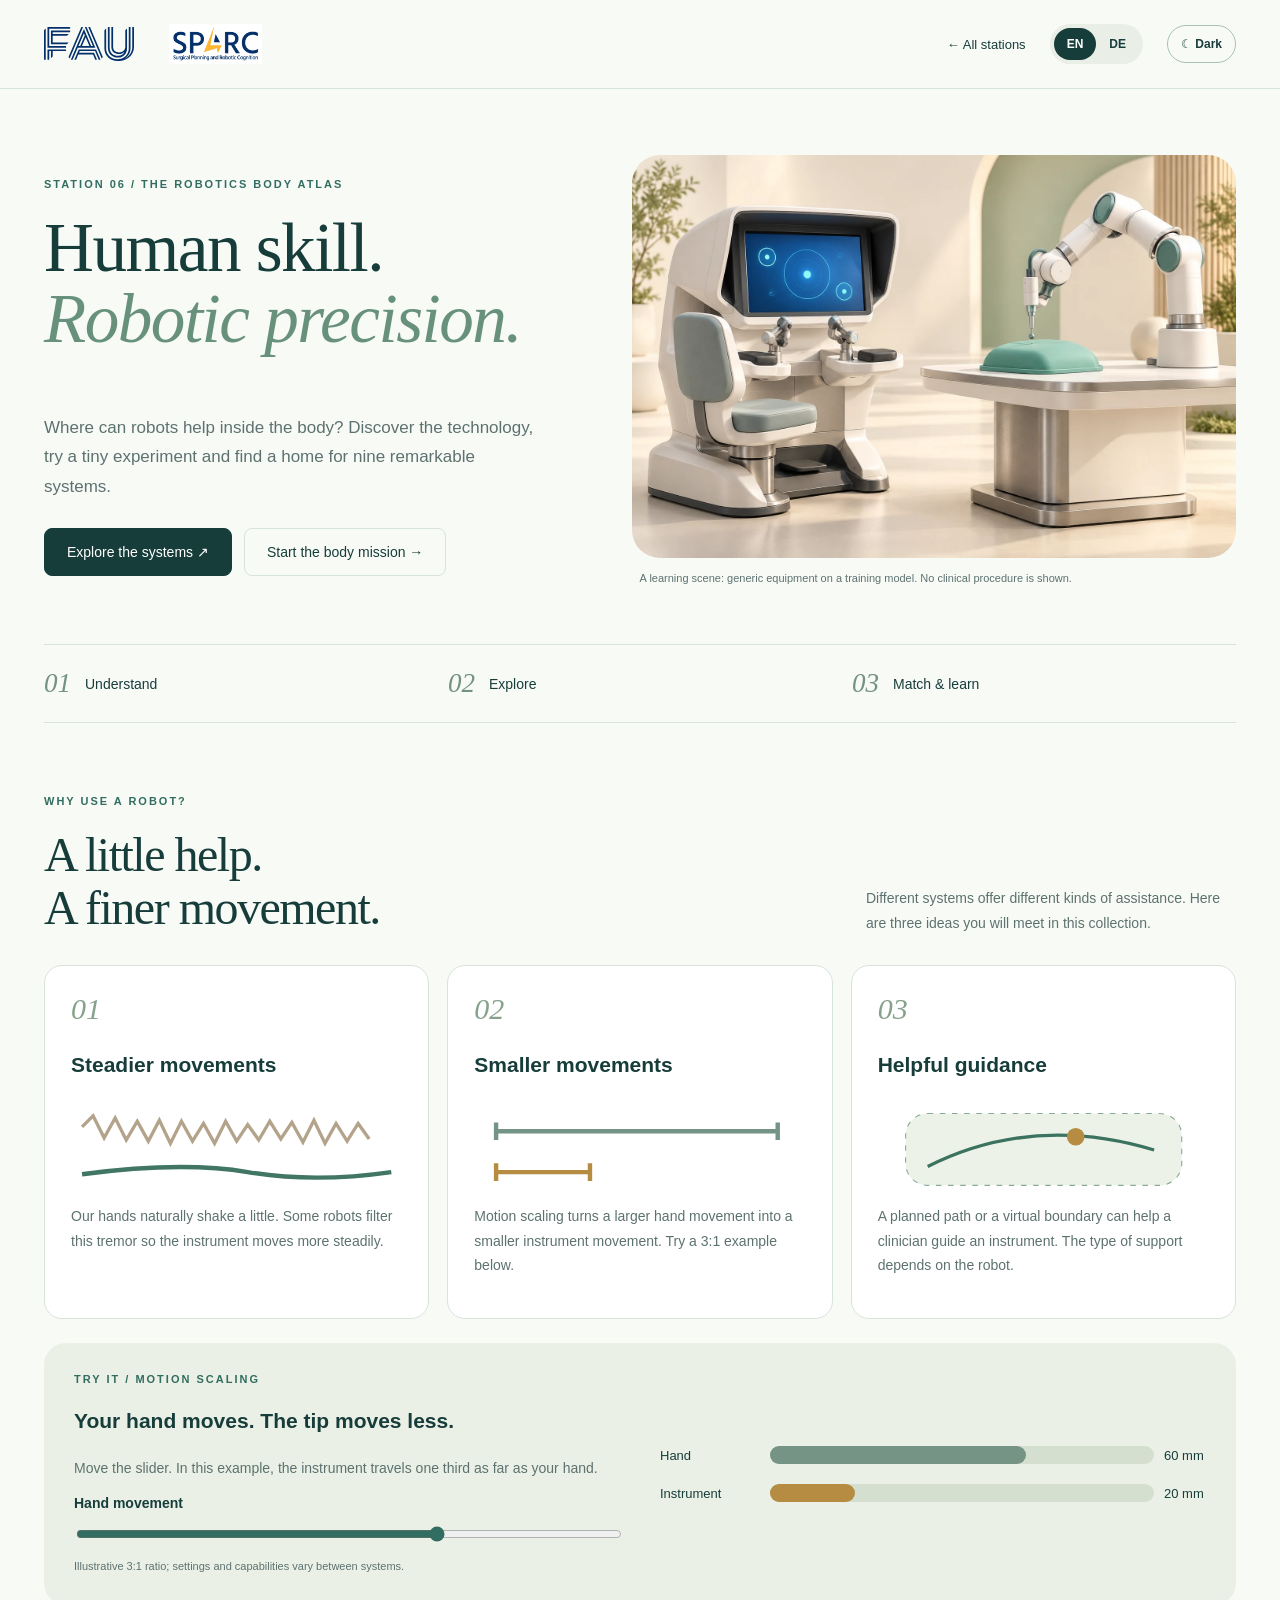
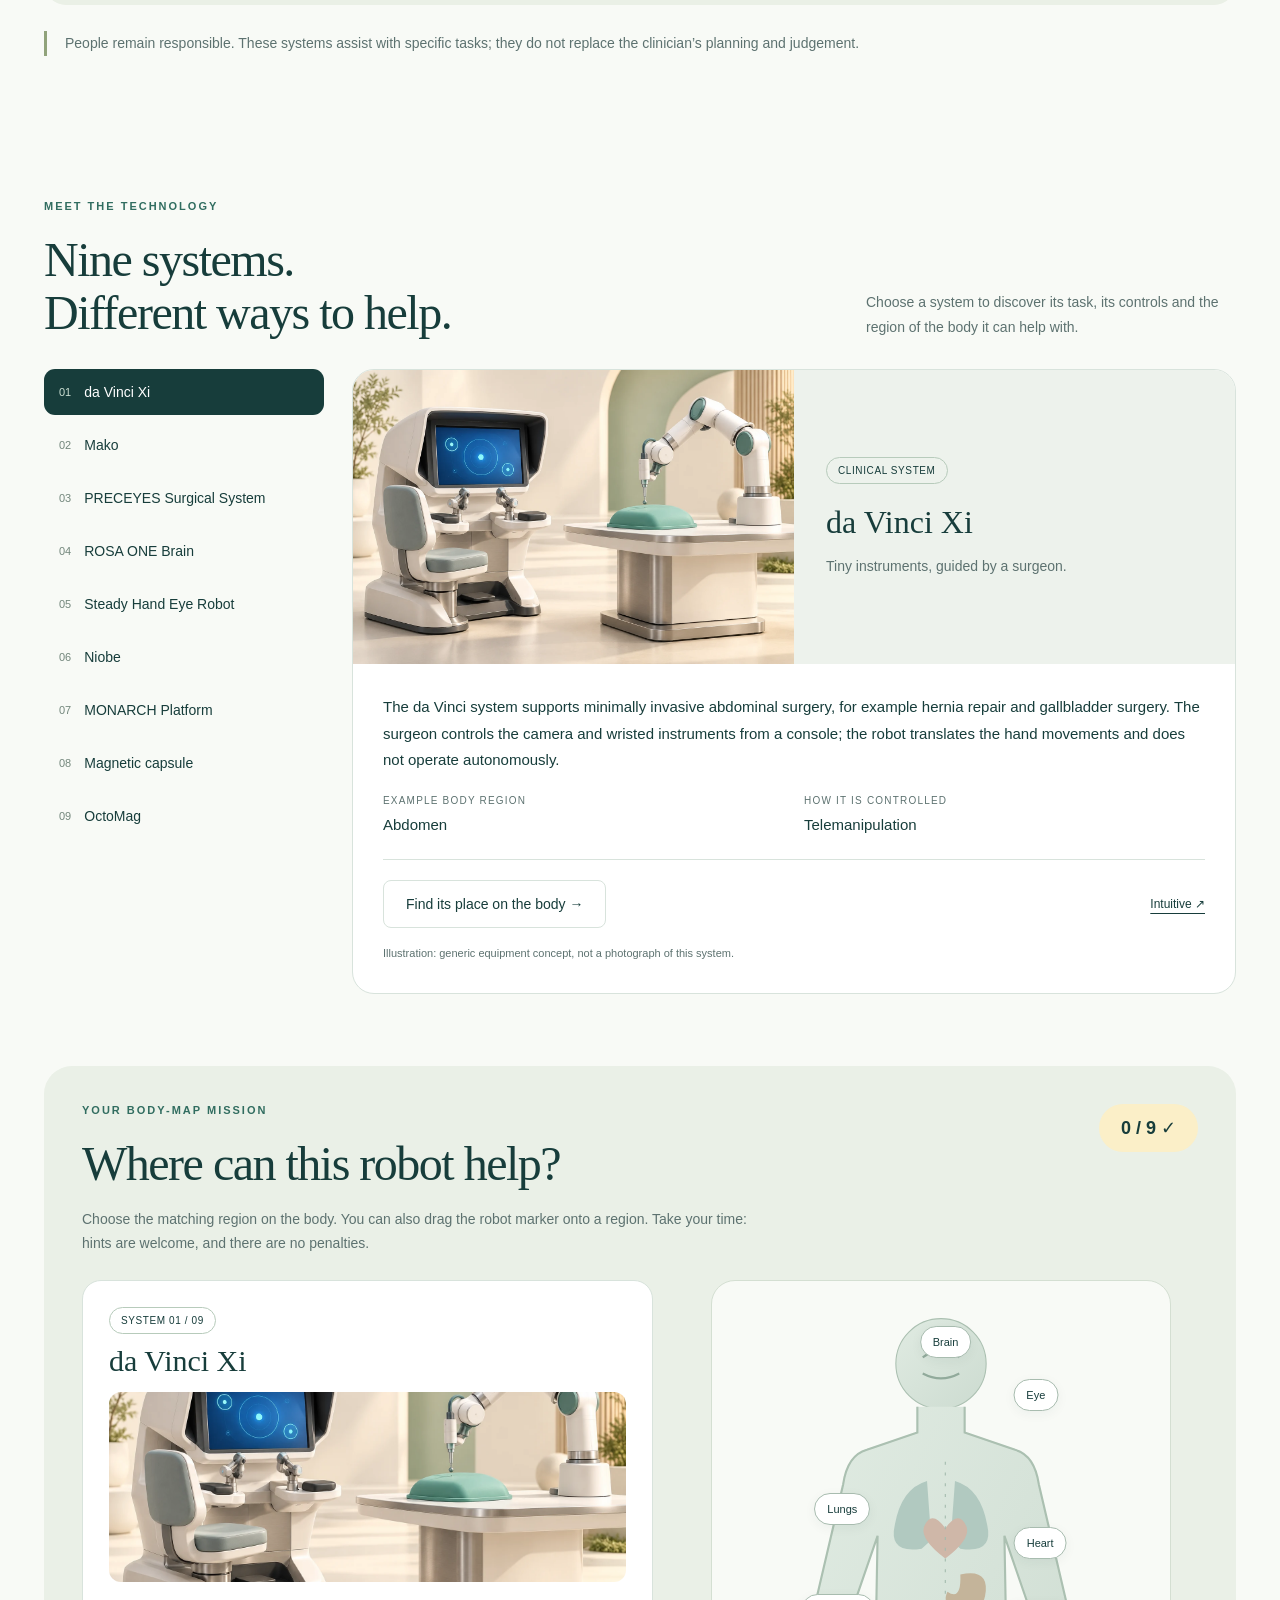
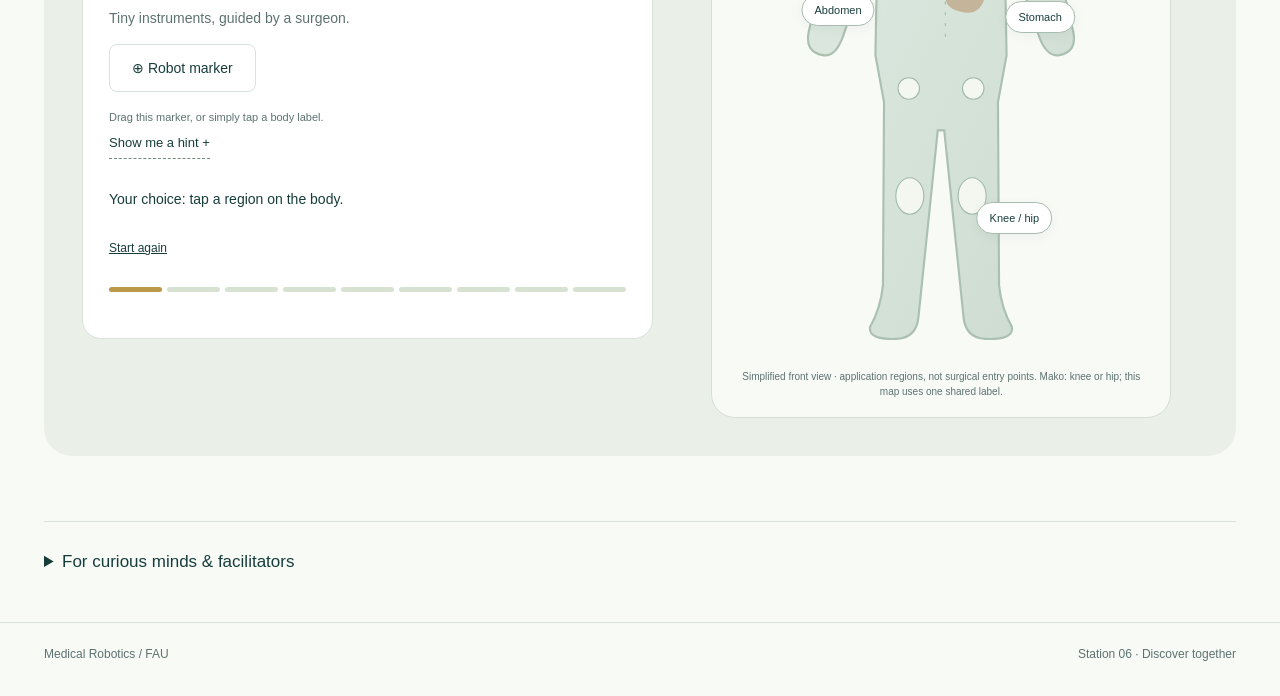
<file: robot-atlas.html>
<!doctype html><html lang="en"><head><script>(function(){try{var v=localStorage.getItem('hiwi-theme');document.documentElement.dataset.theme=v==='dark'||v==='light'?v:(matchMedia('(prefers-color-scheme: dark)').matches?'dark':'light')}catch(e){document.documentElement.dataset.theme='light'}})();</script><meta charset="utf-8"><meta name="viewport" content="width=device-width,initial-scale=1"><meta name="description" content="A gentle, interactive introduction to surgical robotics. Explore nine systems, try motion scaling and match robots to body regions."><title>Robotics body atlas — Station 06</title><link rel="stylesheet" href="robot-atlas.css"><link rel="stylesheet" href="dark-mode.css"></head><body><a class="skip" href="#main">Skip to content</a><header class="site-header"><a class="identity" href="index.html#stations"><img src="assets/fau-logo.svg" alt="FAU"><img src="assets/sparc-logo.svg" alt="SPARC Lab"></a><a class="back" href="index.html#stations" data-en="← All stations" data-de="← Alle Stationen"></a><div class="languages" aria-label="Language / Sprache"><button data-lang="en">EN</button><button data-lang="de">DE</button></div><button id="theme-toggle" class="theme-toggle" type="button" aria-pressed="false" aria-label="Switch theme">☾ Dark</button></header><main id="main"></main><footer><span>Medical Robotics / FAU</span><span data-en="Station 06 · Discover together" data-de="Station 06 · Gemeinsam entdecken"></span></footer><script src="robot-atlas-data.js"></script><script src="robot-atlas.js"></script><script>(function(){const b=document.getElementById('theme-toggle');if(!b)return;function paint(){const dark=document.documentElement.dataset.theme==='dark';const de=typeof atlasLang==='string'?atlasLang==='de':document.documentElement.lang==='de';b.textContent=dark?(de?'☀ Hell':'☀ Light'):(de?'☾ Dunkel':'☾ Dark');b.setAttribute('aria-pressed',String(dark));b.setAttribute('aria-label',dark?'Switch to light mode':'Switch to dark mode')}b.addEventListener('click',function(){const next=document.documentElement.dataset.theme==='dark'?'light':'dark';document.documentElement.dataset.theme=next;try{localStorage.setItem('hiwi-theme',next)}catch(e){}paint()});document.querySelectorAll('[data-lang]').forEach(function(el){el.addEventListener('click',function(){requestAnimationFrame(paint)})});paint()})();</script></body></html>
</file>
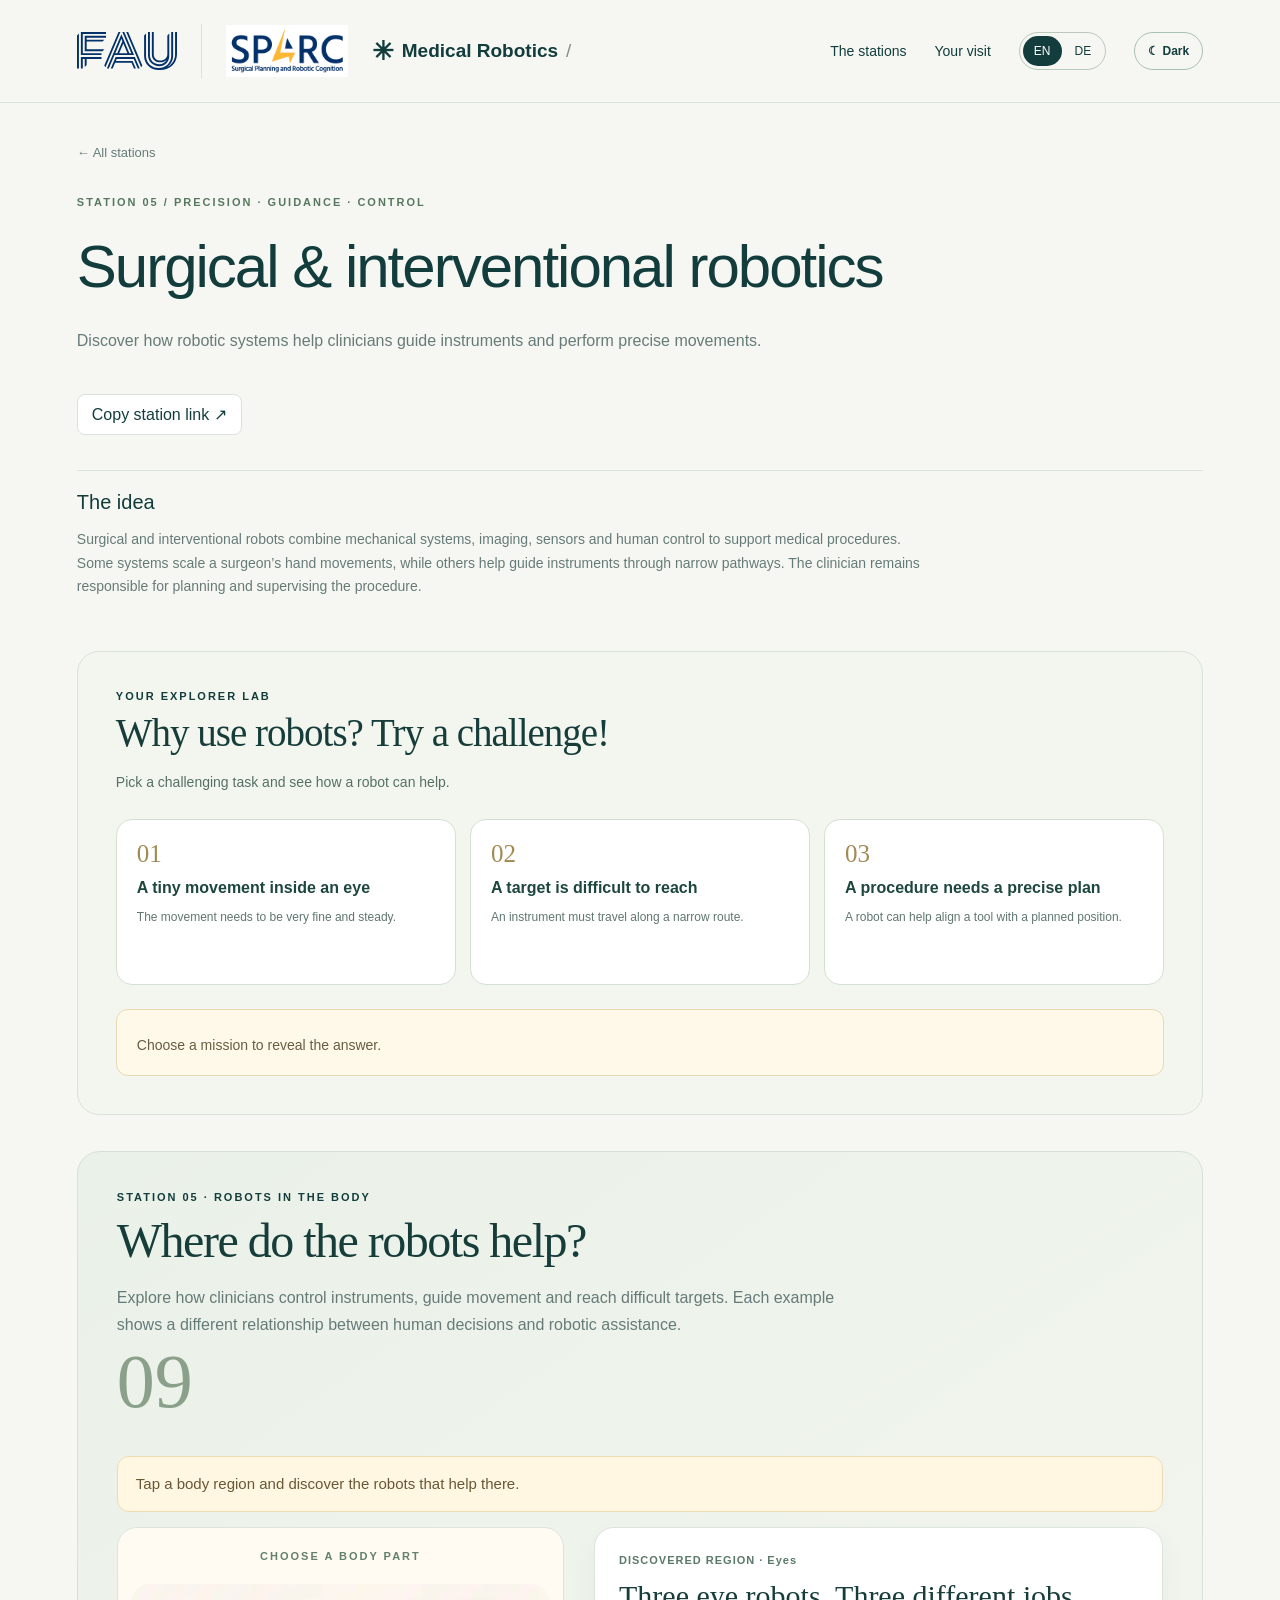
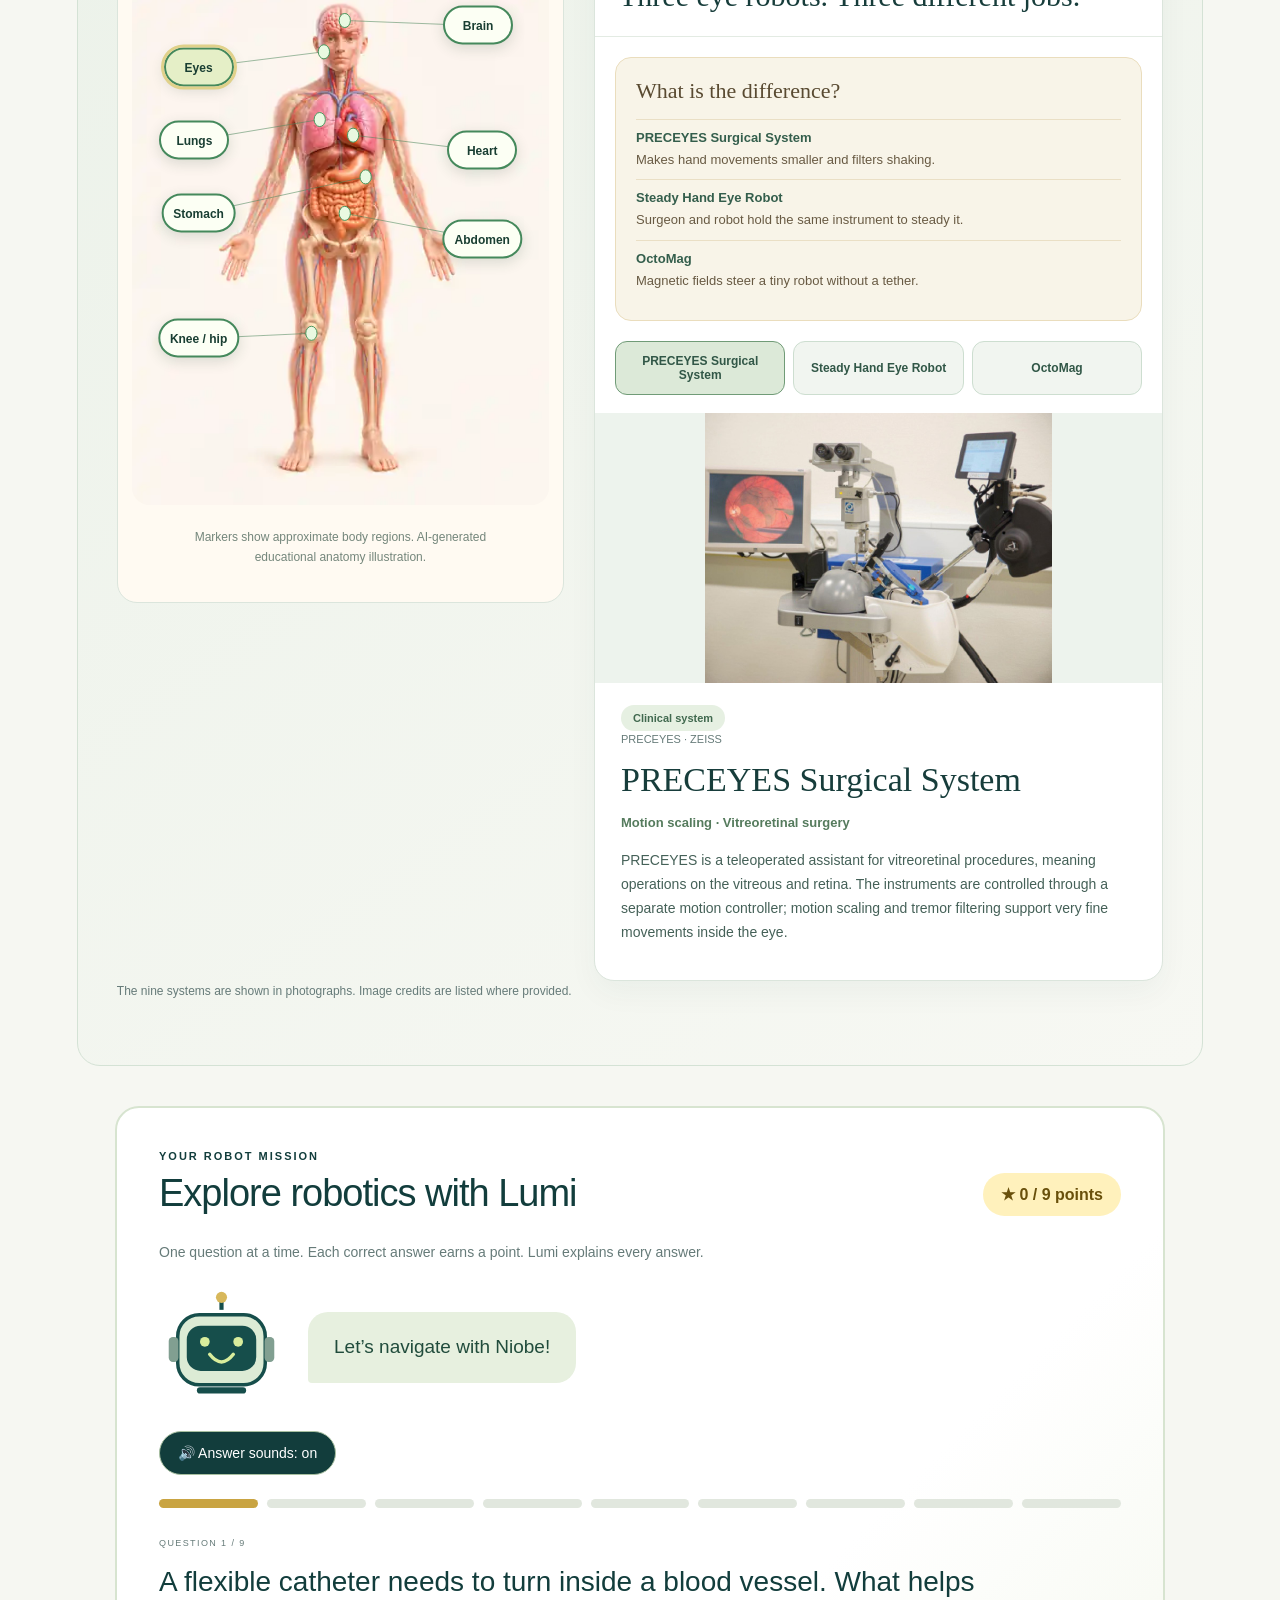
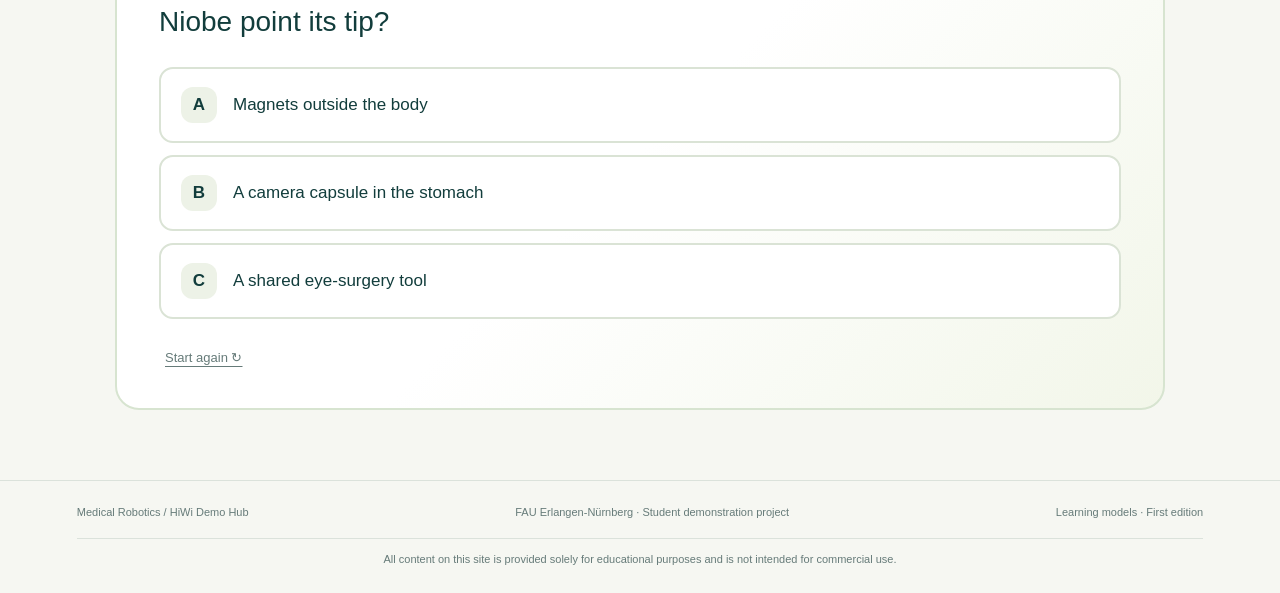
<file: station-7.html>
<!doctype html><html lang="en"><head><script>(function(){try{var saved=localStorage.getItem('hiwi-theme');document.documentElement.dataset.theme=saved==='dark'||saved==='light'?saved:(window.matchMedia&&matchMedia('(prefers-color-scheme: dark)').matches?'dark':'light')}catch(e){document.documentElement.dataset.theme='light'}})();</script><script>if(!location.hash)location.replace(location.pathname+location.search+'#station/surgical-robotics');</script><meta charset="UTF-8"><meta name="viewport" content="width=device-width,initial-scale=1"><meta name="description" content="Explore six medical robotics learning stations, including an interactive robot atlas."><title>Station 05 — The Secret of the Nine Robots</title><style>
:root{--ink:#123d3c;--muted:#667b79;--paper:#f6f7f2;--line:#dbe2db;--lime:#d9ed9c}*{box-sizing:border-box}html{scroll-behavior:smooth}body{margin:0;background:var(--paper);color:var(--ink);font-family:Arial,Helvetica,sans-serif}button,a{-webkit-tap-highlight-color:transparent}a{color:inherit}button{font:inherit;cursor:pointer}header{border-bottom:1px solid var(--line);display:flex;justify-content:space-between;align-items:center;padding:24px 6%;gap:20px}.brand{font-size:19px;font-weight:700;text-decoration:none;display:flex;align-items:center;gap:12px}.brand i{font-style:normal;font-size:26px}nav{display:flex;gap:28px;font-size:14px;align-items:center}nav a{text-decoration:none}.pill{border:1px solid var(--line);padding:9px 14px;border-radius:30px;font-size:12px}main{max-width:1440px;margin:auto}.hero{padding:68px 6% 56px;display:grid;grid-template-columns:1fr 1fr;gap:48px;align-items:center}.eyebrow{text-transform:uppercase;font-size:11px;letter-spacing:2px;font-weight:700;display:flex;align-items:center;gap:9px}.dot{background:#6b9673;width:7px;height:7px;border-radius:50%}h1{font-size:clamp(42px,5.2vw,76px);line-height:1.04;letter-spacing:-3px;font-weight:500;margin:28px 0}h1 em{font-family:Georgia,serif;font-weight:400;color:#68846e}p{line-height:1.7;color:var(--muted)}.hero p{max-width:410px;font-size:16px}.actions{display:flex;gap:12px;margin-top:30px;flex-wrap:wrap}.btn{display:inline-flex;text-decoration:none;border:1px solid var(--ink);padding:15px 22px;border-radius:5px;gap:24px;align-items:center;background:var(--ink);color:white}.btn.light{background:transparent;color:var(--ink)}.hero-art{position:relative;background:#e8eee4;border-radius:14px;overflow:hidden;min-height:390px}.hero-art svg{width:100%;height:390px}.art-label{position:absolute;left:22px;top:22px;font-size:10px;letter-spacing:1.8px}.art-bottom{position:absolute;bottom:18px;left:22px;right:22px;display:flex;justify-content:space-between;font-size:11px}.strip{margin:0 6%;padding:22px 0;border-top:1px solid var(--line);border-bottom:1px solid var(--line);display:flex;gap:40px;justify-content:space-between;font-size:13px;color:var(--muted)}.strip b{color:var(--ink);margin-right:10px}.stations{padding:60px 6%}.section-head{display:flex;justify-content:space-between;align-items:end;gap:20px;margin-bottom:28px}h2{font-weight:500;font-size:36px;letter-spacing:-1px;margin:10px 0}.section-head p{font-size:14px;margin:0}.grid{display:grid;grid-template-columns:repeat(4,1fr);gap:18px}.card{border:1px solid var(--line);background:#fff;border-radius:9px;overflow:hidden;text-decoration:none;transition:transform .2s,box-shadow .2s}.card:hover{transform:translateY(-5px);box-shadow:0 12px 24px #123d3c0d}.card:focus-visible,button:focus-visible,a:focus-visible{outline:3px solid #9cab42;outline-offset:4px}.card-art{height:185px;position:relative;background:#eaf0e6}.card:nth-child(2) .card-art{background:#e4ecef}.card:nth-child(3) .card-art{background:#f1e9e0}.card:nth-child(4) .card-art{background:#eee7f0}.card-art svg{width:100%;height:100%}.number{position:absolute;left:14px;top:14px;border:1px solid #ffffffb0;background:#ffffff80;border-radius:50%;width:29px;height:29px;display:grid;place-items:center;font-size:11px}.card-copy{padding:20px}.tag{font-size:9px;letter-spacing:1.4px;text-transform:uppercase;color:var(--muted)}h3{font-size:20px;font-weight:500;margin:12px 0}.card p{font-size:13px;line-height:1.6;min-height:62px}.card-bottom{border-top:1px solid var(--line);padding-top:16px;font-size:12px;display:flex;justify-content:space-between}.visit{margin:0 6% 65px;padding:36px;background:var(--ink);color:white;border-radius:10px;display:grid;grid-template-columns:1fr 1.4fr;gap:36px}.visit h2{font-size:29px}.visit p{color:#bbceca;font-size:14px}.visit ol{display:grid;grid-template-columns:repeat(3,1fr);gap:22px;list-style:none;padding:0}.visit li span{display:block;color:var(--lime);font-size:12px;margin-bottom:14px}.visit li b{font-size:14px;font-weight:500}.visit li p{font-size:12px}footer{padding:25px 6%;border-top:1px solid var(--line);display:flex;justify-content:space-between;gap:20px;font-size:11px;color:var(--muted)}.detail{padding:40px 6% 70px}.back{background:none;border:0;padding:0;color:var(--muted);font-size:13px}.detail-title{display:grid;grid-template-columns:1.2fr 1fr;gap:50px;margin:35px 0}.detail-title h1{font-size:52px}.detail-art{border-radius:14px;background:#e7ede5;min-height:260px}.detail-art svg{height:280px;width:100%}.detail-art .vascular-illustration{display:block;width:100%;height:280px;object-fit:cover;border-radius:14px}.vascular-video{margin-top:24px}.detail-layout{display:grid;grid-template-columns:1fr 1.2fr;gap:50px}.info{border-top:1px solid var(--line);padding:20px 0}.info h3{margin-top:0}.info p{font-size:14px}.guide{background:white;border:1px solid var(--line);border-radius:10px;padding:28px}.guide h2{font-size:27px}.progress{height:5px;background:#e8ede6;border-radius:4px;margin:20px 0}.progress div{height:100%;background:#7c9954;transition:width .25s}.step{display:flex;gap:12px;padding:18px 0;border-bottom:1px solid var(--line);font-size:14px;line-height:1.6;cursor:pointer}.step input{accent-color:var(--ink);width:18px;height:18px;flex-shrink:0}.complete{color:#4d712f;font-size:14px;margin-top:18px}.share{margin-top:24px;background:transparent;border:1px solid var(--line);padding:10px 14px;border-radius:4px;color:var(--ink)}[hidden]{display:none!important}@media(max-width:950px){.grid{grid-template-columns:repeat(2,1fr)}.hero{gap:25px}.hero-art,.hero-art svg{min-height:330px;height:330px}.visit{grid-template-columns:1fr}.detail-layout{gap:25px}}@media(max-width:620px){header{padding:18px 6%}.brand{font-size:15px}nav{gap:14px;font-size:12px}nav .pill{display:none}.hero{grid-template-columns:1fr;padding-top:38px}h1{letter-spacing:-2px}.hero-art{min-height:290px}.hero-art svg{height:290px}.strip{gap:14px;flex-wrap:wrap;font-size:11px}.stations{padding-top:40px}.section-head{display:block}.section-head p{margin-top:12px}.grid{gap:12px}.card-art{height:145px}.card-copy{padding:15px}.card h3{font-size:18px}.card p{min-height:85px}.visit{padding:25px}.visit ol{grid-template-columns:1fr;gap:8px}.visit li span{margin-bottom:7px}.detail-title,.detail-layout{grid-template-columns:1fr;gap:20px}.detail-title h1{font-size:42px}.detail-art{min-height:200px}.detail-art svg{height:220px}footer{line-height:1.6;flex-direction:column}}
.language{display:flex;border:1px solid #b9c8bd;border-radius:30px;padding:3px;gap:2px}.language button{border:0;background:transparent;color:var(--ink);font-size:12px;padding:8px 11px;border-radius:20px}.language button[aria-pressed=true]{background:var(--ink);color:white}.robot-lab{background:#e9eee6;border:1px solid #d7e1d5;border-radius:18px;padding:32px;margin:0 0 45px}.robot-lab-top{display:flex;justify-content:space-between;gap:20px;align-items:start}.robot-lab h2{font-size:31px}.robot-lab-top p{font-size:14px;margin:8px 0}.discovered{font-size:12px;white-space:nowrap;background:#fff9;border-radius:20px;padding:10px 14px}.robot-grid{display:grid;grid-template-columns:1.15fr 1fr;gap:34px;align-items:center}.robot-stage{position:relative;aspect-ratio:1/1;max-width:540px;width:100%;margin:auto;background:radial-gradient(ellipse at center,#fff9,transparent 68%)}.robot-stage svg{width:100%;height:100%}.hotspot{position:absolute;width:48px;height:48px;border-radius:50%;border:5px solid #ffffff;background:var(--spot);color:#fff;box-shadow:0 3px 12px #123d3c22;display:grid;place-items:center;transform:translate(-50%,-50%);font-size:18px;font-weight:700;transition:box-shadow .2s,scale .2s}.hotspot:hover,.hotspot[aria-pressed=true]{box-shadow:0 0 0 7px color-mix(in srgb,var(--spot) 20%,transparent);scale:1.08}.robot-note{background:#fff;border:1px solid #dbe2db;border-radius:14px;padding:28px;min-height:280px;box-shadow:0 10px 30px #234c3b08}.robot-note h3{font-size:28px;letter-spacing:-.7px;margin:18px 0 12px}.robot-note p{font-size:16px}.robot-example{background:#f1f5ed;padding:15px 18px;border-radius:7px;font-size:14px;line-height:1.6}.part-index{font-size:11px;letter-spacing:1.5px;font-weight:bold;color:var(--accent)}.part-tabs{display:flex;flex-wrap:wrap;gap:8px;margin:18px 0}.part-tabs button{border:1px solid #c4d0c0;color:var(--ink);border-radius:20px;background:transparent;padding:9px 13px;font-size:12px}.part-tabs button[aria-pressed=true]{background:var(--ink);color:white;border-color:var(--ink)}.robot-footnote{font-size:12px!important;color:#667b79}.robot-detail .detail-title{grid-template-columns:1fr;gap:0;margin-bottom:28px}.robot-detail .detail-title h1{margin:15px 0}.robot-detail .detail-title p{max-width:680px}.robot-detail .detail-art{display:none}@media(max-width:700px){.robot-lab{padding:20px 15px}.robot-grid{grid-template-columns:1fr;gap:10px}.robot-lab-top{display:block}.discovered{display:inline-block;margin:10px 0}.robot-note{padding:22px;min-height:250px}.robot-lab h2{font-size:26px}.hotspot{width:44px;height:44px;font-size:15px}.robot-note h3{font-size:25px}header{flex-wrap:wrap}nav{gap:18px}.robot-stage{max-width:410px}}

/* Story video: accessible, responsive, and comfortable for young learners */
.story-video{margin:8px 0 34px;padding:clamp(18px,3vw,30px);background:#edf2e8;border:1px solid #d7e2d4;border-radius:18px}.story-video-head{display:flex;align-items:flex-start;justify-content:space-between;gap:16px;margin-bottom:18px}.story-video h2{font-size:clamp(24px,3vw,34px);margin:6px 0 8px;letter-spacing:-.6px}.story-video p{margin:0;max-width:720px}.story-video .story-kicker{font-size:11px;font-weight:700;letter-spacing:1.6px;text-transform:uppercase;color:#54765e}.story-video-frame{overflow:hidden;border-radius:13px;background:#101a2d;box-shadow:0 12px 32px #203c3020}.story-video video{display:block;width:100%;height:auto;max-height:70vh;aspect-ratio:16/9;object-fit:contain;background:#101a2d}.story-video-note{font-size:12px;margin-top:12px!important}.story-after{display:flex;align-items:center;gap:12px;margin-top:18px;padding:14px 16px;background:#fff;border-radius:12px}.story-after strong{display:block;margin-bottom:4px}.story-after p{font-size:13px}.story-after .story-icon{font-size:25px;flex:none}@media(max-width:640px){.story-video-head{display:block}.story-video{padding:16px}.story-after{align-items:flex-start}}
.station-idea{margin:0 0 32px;padding:24px 28px;background:#edf2e7;border:1px solid var(--line);border-radius:10px}.station-idea p{max-width:850px;margin-bottom:0}.station-idea h3{margin-top:0}@media(max-width:620px){.station-idea{padding:20px}}.biopsy-feature{display:grid;grid-template-columns:minmax(0,0.9fr) minmax(0,1.1fr);gap:28px;align-items:start;margin:0 0 32px;padding:24px;background:#fff;border:1px solid var(--line);border-radius:12px}.biopsy-feature-image{position:static;top:auto}.biopsy-feature-image img{display:block;width:100%;height:auto;max-height:720px;object-fit:contain;border-radius:8px}.biopsy-feature-copy .eyebrow{margin-bottom:8px}.biopsy-feature-copy h2{margin:0 0 14px;font-size:clamp(24px,3vw,34px);color:#b43f46;font-weight:600}.biopsy-feature-copy h3{margin:22px 0 10px;padding-left:12px;border-left:3px solid currentColor;font-size:17px;font-weight:700;line-height:1.4}.biopsy-feature-copy h3:nth-of-type(1){color:#317e8d}.biopsy-feature-copy h3:nth-of-type(2){color:#7b579c}.biopsy-feature-copy h3:nth-of-type(3){color:#b06b28}.biopsy-feature-copy h3:nth-of-type(4){color:#40805b}.biopsy-feature-copy p{margin:0 0 12px;line-height:1.65}.biopsy-feature-copy p:last-child{margin-bottom:0}@media(max-width:760px){.biopsy-feature{grid-template-columns:1fr;padding:18px;gap:22px}.biopsy-feature-image{position:static}.biopsy-feature-image img{max-height:480px}}.header-identity{display:flex;align-items:center;gap:24px}.fau-logo{display:flex;align-items:center;flex-shrink:0;padding:8px 24px 8px 0;border-right:1px solid var(--line)}.fau-logo img{display:block;width:100px;height:auto}.header-identity .brand{gap:8px}@media(max-width:950px){header{flex-wrap:wrap}}@media(max-width:620px){.header-identity{gap:15px}.fau-logo{padding-right:15px}.fau-logo img{width:78px}.header-identity .brand{font-size:15px}header nav{flex-wrap:wrap}}.sparc-logo{display:flex;align-items:center;flex-shrink:0}.sparc-logo img{display:block;width:122px;height:auto}.header-identity{flex-wrap:wrap}@media(max-width:620px){.sparc-logo img{width:108px}.header-identity .brand{flex-basis:100%}}.vascular-learning{display:grid;grid-template-columns:minmax(0,.9fr) minmax(0,1.1fr);gap:clamp(26px,4vw,58px);align-items:start;margin:0 0 44px;padding:clamp(20px,3vw,36px);border:1px solid var(--line);border-radius:18px;background:#fff}.vascular-learning figure{margin:0}.vascular-learning figure img{width:100%;height:auto;display:block;border-radius:12px;background:#faf8f1}.vascular-learning figcaption{font-size:12px;line-height:1.6;color:var(--muted);margin-top:12px}.vascular-copy h2{font-size:clamp(27px,3vw,38px);margin:14px 0 18px}.vascular-copy p,.vascular-copy dd{font-size:14px;line-height:1.75}.vascular-copy dl{margin:24px 0}.vascular-type{padding:0 0 0 16px;margin:22px 0;border-left:3px solid #b65d50}.vascular-type-1{border-color:#a5849d}.vascular-type-2{border-color:#557eaa}.vascular-copy dt{font-size:15px;font-weight:700;margin-bottom:7px}.vascular-copy dd{margin:0;color:var(--muted)}.vascular-inside{padding:20px 22px;background:#f1f5ee;border-radius:12px}.vascular-inside h3{margin:0 0 12px}.vascular-inside p:last-child{margin-bottom:0}.vascular-sources{font-size:11px!important;margin-top:18px}@media(max-width:800px){.vascular-learning{grid-template-columns:1fr}.vascular-learning figure{max-width:450px;margin:auto}.vascular-copy h2{font-size:29px}}.catheter-detail .detail-title{grid-template-columns:1fr}.catheter-detail .detail-title p{max-width:720px}.surgical-collection{margin:0 0 48px}.surgical-intro{padding:30px 0;border-top:1px solid var(--line);border-bottom:0;align-items:flex-start}.surgical-intro h2{font-size:clamp(28px,3.5vw,44px);max-width:660px}.surgical-intro p{max-width:720px;margin-bottom:0}.surgical-total{font:80px Georgia,serif;color:#809478;line-height:1}.surgical-note{font-size:12px;margin:0 0 24px}.surgical-grid{display:grid;grid-template-columns:repeat(3,minmax(0,1fr));gap:22px}.surgical-card{min-width:0;background:white;border:1px solid var(--line);border-radius:14px;overflow:hidden;display:flex;flex-direction:column}.surgical-picture{background:#e8eee1;position:relative;padding:15px 16px 34px;color:#355d51}.surgical-card:nth-child(3n+2) .surgical-picture{background:#e4edf0;color:#416878}.surgical-card:nth-child(3n) .surgical-picture{background:#eee8e0;color:#786552}.surgical-picture svg{display:block;width:100%;height:200px}.surgical-number{position:absolute;left:18px;top:17px;font-size:12px;letter-spacing:1px}.surgical-status{position:absolute;bottom:14px;left:18px;font-size:10px;background:#ffffffb8;padding:6px 10px;border-radius:20px}.surgical-copy{padding:24px;display:flex;flex-direction:column;flex:1}.surgical-maker{font-size:11px;color:var(--muted);line-height:1.5}.surgical-copy h3{font-size:25px;letter-spacing:-.5px;line-height:1.2;margin:10px 0}.surgical-copy p{font-size:14px;line-height:1.75;margin:0 0 20px}.surgical-copy .surgical-method{font-size:12px;color:#56724d;line-height:1.6;min-height:38px}.surgical-source{margin-top:auto;font-size:12px;padding-top:16px;border-top:1px solid var(--line);text-underline-offset:4px}.surgical-detail .detail-title{grid-template-columns:1fr}.surgical-detail .detail-title p{max-width:720px}.surgical-detail .detail-art{display:none}@media(max-width:1050px){.surgical-grid{grid-template-columns:repeat(2,minmax(0,1fr))}}@media(max-width:650px){.surgical-grid{grid-template-columns:1fr}.surgical-intro{padding-top:24px}.surgical-total{display:none}.surgical-copy{padding:22px}.surgical-picture svg{height:210px}}
.surgical-picture{padding:0 0 38px;background:#edf0ec!important}.surgical-picture img{display:block;width:100%;height:auto;aspect-ratio:3/2;object-fit:contain}.surgical-number{z-index:1;background:#ffffffdf;border-radius:50%;width:30px;height:30px;display:grid;place-items:center}.surgical-status{bottom:10px}.surgical-note{max-width:850px}.surgical-detail .detail-layout{grid-template-columns:1fr}.surgical-detail .detail-layout>div:first-child{display:none}.surgical-quiz{padding:clamp(20px,4vw,42px);scroll-margin-top:24px}.surgical-quiz>p{max-width:750px;font-size:14px}.quiz-summary{background:#edf2e7;border-radius:8px;padding:18px 22px;margin:24px 0;font-weight:700}.quiz-question{border:0;border-top:1px solid var(--line);padding:26px 0;margin:0;min-width:0}.quiz-question legend{font-size:17px;font-weight:700;line-height:1.6;max-width:100%;padding:0 0 12px}.quiz-question legend>span{color:#78916e;margin-right:10px}.quiz-option{display:flex;align-items:center;gap:12px;border:1px solid var(--line);border-radius:8px;padding:14px 18px;margin:9px 0;cursor:pointer;font-size:14px;line-height:1.6}.quiz-option:has(input:checked){background:#edf2e7;border-color:#6d8966}.quiz-option input{width:18px;height:18px;flex-shrink:0;accent-color:var(--ink)}.quiz-option b{margin-right:10px;color:#627c65}.quiz-option.quiz-right{border-color:#5b8c4e;background:#ecf5e8}.quiz-option.quiz-wrong{border-color:#b77865;background:#fcf0eb}.quiz-feedback{font-size:14px;padding:14px 0 0;margin:0}.quiz-actions{display:flex;gap:16px;align-items:center;flex-wrap:wrap}.quiz-actions .share{margin-top:0}.surgical-quiz input:focus-visible{outline:3px solid #9cab42;outline-offset:4px}@media(min-width:900px){.surgical-quiz form{max-width:900px}}
.robot-quiz{max-width:1050px;margin:auto;width:100%;background:linear-gradient(135deg,#fff 60%,#f2f6e9);border:2px solid #d7e4d0;border-radius:24px}.robot-quiz-heading{display:flex;gap:20px;justify-content:space-between;align-items:center}.robot-quiz-heading h2{font-size:clamp(26px,4vw,38px);margin-bottom:12px}.robot-score{white-space:nowrap;padding:12px 18px;background:#fff1bc;border-radius:30px;font-weight:bold;color:#69500b}.robot-companion{display:flex;gap:24px;align-items:center;margin:24px 0}.robot-avatar{width:125px;flex:none}.robot-avatar svg{display:block;width:100%}.robot-speech{font-size:19px;line-height:1.6;background:#e7f0df;border-radius:20px 20px 20px 4px;padding:20px 26px;color:#214c3c;max-width:650px}.robot-companion.happy .robot-avatar{animation:robot-hop .5s ease 2}.robot-companion.thinking .robot-avatar{animation:robot-tilt .6s ease}.robot-dots{display:flex;gap:9px;margin:20px 0 30px}.robot-dots span{height:9px;flex:1;border-radius:20px;background:#e1e7de}.robot-dots .done{background:#6c9261}.robot-dots .current{background:#c9a442}.robot-question h3{font-size:clamp(22px,3vw,28px);line-height:1.45;max-width:830px;margin:14px 0 24px}.robot-options{display:grid;gap:12px}.robot-answer{display:flex;gap:16px;align-items:center;text-align:left;background:white;color:var(--ink);padding:18px 20px;border:2px solid #dae3d5;border-radius:14px;font-size:17px;line-height:1.5;width:100%;transition:background .15s,border-color .15s}.robot-answer:hover:not(:disabled){border-color:#769564;background:#f1f7e9}.robot-letter{display:grid;place-items:center;width:36px;height:36px;flex:none;border-radius:12px;background:#edf2e7;font-weight:bold}.robot-answer:disabled{cursor:default;opacity:1}.robot-answer.is-right{background:#edf7df;border-color:#729957}.robot-answer.is-wrong{background:#fff4e5;border-color:#d9aa66}.robot-answer b{margin-left:auto;color:#4a7636}.robot-explanation{padding:20px 22px;background:#edf3e7;border-radius:14px;margin-top:20px;line-height:1.6}.robot-explanation p{margin:8px 0 0;font-size:16px}.robot-next{margin-top:20px}.robot-restart{background:transparent;border:0;color:var(--muted);text-decoration:underline;text-underline-offset:4px;margin-top:30px;font-size:13px}.robot-finish{padding:20px 0}.robot-finish h3{font-size:30px}.robot-finish p{max-width:680px}@keyframes robot-hop{50%{transform:translateY(-12px) rotate(-4deg)}}@keyframes robot-tilt{50%{transform:rotate(8deg)}}@media(prefers-reduced-motion:reduce){.robot-quiz *{animation:none!important;transition:none!important}}@media(max-width:620px){.robot-quiz-heading{align-items:flex-start;flex-direction:column;gap:6px}.robot-companion{gap:12px}.robot-avatar{width:85px}.robot-speech{font-size:16px;padding:16px}.robot-answer{font-size:16px;padding:14px;gap:12px}}
.lumi-audio-controls{display:flex;gap:10px;flex-wrap:wrap;align-items:center;margin:0 0 24px}.lumi-audio-controls button{border:1px solid #a7bfa0;background:#f1f7e9;color:var(--ink);padding:12px 18px;border-radius:24px;font-size:14px;min-height:44px}.lumi-audio-controls button[aria-pressed=true]{background:var(--ink);color:white}.lumi-audio-controls button:disabled{opacity:.5;cursor:default}.lumi-audio-status{flex-basis:100%;font-size:12px;margin:2px 0 0;line-height:1.6}.robot-avatar.lumi-speaking{animation:lumi-talk .65s ease-in-out infinite!important}@keyframes lumi-talk{50%{transform:translateY(-5px) rotate(3deg)}}@media(prefers-reduced-motion:reduce){.robot-avatar.lumi-speaking{animation:none!important}}

/* Abdominal anatomy orientation beneath laparoscopy's introduction */
.abdomen-feature{display:grid;grid-template-columns:minmax(0,0.95fr) minmax(0,1.15fr);gap:clamp(20px,3vw,42px);padding:clamp(18px,3vw,30px);margin:0 0 34px;background:#fff;border:1px solid var(--line);border-radius:16px;align-items:start}.abdomen-feature figure{margin:0}.abdomen-feature img{display:block;width:100%;max-height:680px;object-fit:contain;object-position:center;background:#f4f0eb;border-radius:12px}.abdomen-feature figcaption{font-size:11px;color:var(--muted);line-height:1.55;margin-top:12px}.abdomen-feature h2{font-size:clamp(26px,2.7vw,36px);margin:8px 0 12px}.abdomen-feature h3{font-size:17px;margin:19px 0 8px}.abdomen-feature p{font-size:14px;line-height:1.7;margin:0 0 12px}.abdomen-organs{margin:10px 0 18px;padding:0;display:grid;gap:10px}.abdomen-organs div{padding:9px 0;border-bottom:1px solid var(--line)}.abdomen-organs dt{font-size:14px;font-weight:700}.abdomen-organs dd{font-size:13px;color:var(--muted);line-height:1.6;margin:4px 0 0}.abdomen-note{border-left:3px solid #70977d;background:#f1f5ef;padding:13px 16px;border-radius:0 8px 8px 0}.abdomen-note p{margin:0}@media(max-width:800px){.abdomen-feature{grid-template-columns:1fr}.abdomen-feature img{max-height:550px}}

/* Educational film controls: separate audio and selectable captions, never burned-in. */
.education-film{margin:22px 0 34px}
.education-caption-controls{display:flex;align-items:center;gap:12px;flex-wrap:wrap;margin-top:14px;font-size:13px}
.education-caption-controls label{font-weight:700;color:var(--ink)}
.education-caption-controls select{font:inherit;background:#fff;color:var(--ink);border:1px solid #b9c8bd;border-radius:8px;padding:9px 32px 9px 12px;cursor:pointer}
.education-audio-note{margin-left:auto;color:var(--muted);font-size:12px}
.education-film-error{margin-top:13px!important;padding:13px 15px;background:#fff;border:1px solid #d7e2d4;border-radius:9px;font-size:13px;color:var(--ink)}
@media(max-width:620px){.education-audio-note{margin-left:0}}



footer{flex-wrap:wrap}footer .education-notice{flex-basis:100%;display:block;text-align:center;border-top:1px solid var(--line);padding-top:12px;line-height:1.6;font-size:11px;color:var(--muted)}

.robot-image-credit{margin:0 0 10px;font-size:11px;line-height:1.5;color:var(--muted);font-weight:400}
</style><link rel="stylesheet" href="laparoscopy.css"><link rel="stylesheet" href="station-7-body.css">
<link rel="stylesheet" href="dark-mode.css"></head><body><header><div class="header-identity"><a class="fau-logo" href="https://www.fau.de/" aria-label="Friedrich-Alexander-Universität Erlangen-Nürnberg"><img src="assets/fau-logo.svg" alt="FAU" width="100" height="38"></a><a class="sparc-logo" href="https://www.sparc.tf.fau.de/" aria-label="SPARC Lab — Surgical Planning and Robotic Cognition"><img src="assets/sparc-logo.svg" alt="SPARC — Surgical Planning and Robotic Cognition" width="122" height="52"></a><a class="brand" href="#home"><i>✳</i> Medical Robotics<span style="font-weight:400;color:#80918a"> / </span></a></div><nav><a href="#stations">The stations</a><a href="#visit">Your visit</a><div class="language" aria-label="Language / Sprache"><button data-lang="en" lang="en">EN</button><button data-lang="de" lang="de">DE</button></div><button class="theme-toggle" id="theme-toggle" type="button" aria-label="Switch to dark mode" aria-pressed="false">☾ Dark</button></nav></header><main><div id="home"><section class="hero"><div><div class="eyebrow"><span class="dot"></span> Discover · Experiment · Understand</div><h1>Small movements.<br><em>Big discoveries.</em></h1><p>Step into the world of medical robotics. Explore the ideas behind the technology — and try them with your own hands.</p><div class="actions"><a class="btn" href="#stations">Explore the stations <span>↗</span></a><a class="btn light" href="#visit">How it works</a></div></div><div class="hero-art"><span class="art-label">THE HANDS-ON LAB / 01—06</span><svg viewBox="0 0 550 390" role="img" aria-label="Illustration of a laparoscopic trainer with instruments and ring-transfer targets"><defs><pattern id="dots" width="20" height="20" patternUnits="userSpaceOnUse"><circle cx="1" cy="1" r="1" fill="#b7c8b5"/></pattern></defs><rect width="550" height="390" fill="url(#dots)"/><ellipse cx="288" cy="310" rx="186" ry="31" fill="#cad5c7"/><path d="M110 248L314 188L449 247L240 319Z" fill="#c8b49a" stroke="#768a7a"/><path d="M110 248v18l130 73v-20z" fill="#b29b7c"/><path d="M240 319l209-72v18l-209 74z" fill="#d3c0a7"/><path d="M138 242C129 80 358 49 418 236L261 292Z" fill="#f8fbf6" fill-opacity=".7" stroke="#8ba297" stroke-width="2"/><ellipse cx="211" cy="186" rx="18" ry="11" fill="#46615b" transform="rotate(-22 211 186)"/><ellipse cx="329" cy="178" rx="18" ry="11" fill="#46615b" transform="rotate(18 329 178)"/><g stroke="#718b85" stroke-width="7" stroke-linecap="round"><path d="M157 99L261 253"/><path d="M383 87L294 252"/></g><g fill="none" stroke="#183f3c" stroke-width="9"><ellipse cx="142" cy="82" rx="14" ry="23" transform="rotate(-35 142 82)"/><ellipse cx="167" cy="74" rx="13" ry="22" transform="rotate(-35 167 74)"/><ellipse cx="385" cy="65" rx="13" ry="22" transform="rotate(25 385 65)"/><ellipse cx="411" cy="76" rx="13" ry="22" transform="rotate(25 411 76)"/></g><g fill="none" stroke-width="7"><ellipse cx="232" cy="267" rx="15" ry="7" stroke="#caa96a"/><ellipse cx="304" cy="270" rx="15" ry="7" stroke="#91a969"/><ellipse cx="343" cy="252" rx="15" ry="7" stroke="#c58770"/></g><g stroke="#547768" stroke-width="4"><path d="M232 267v-17m72 20v-17m39-1v-17"/></g></svg><div class="art-bottom"><span>Precision starts with curiosity.</span><span>Concept illustration ↗</span></div></div></section><div class="strip"><span><b>06</b> hands-on stations</span><span><b>01</b> shared curiosity</span><span>Explore at your own pace <b>↗</b></span></div><section class="stations" id="stations"><div class="section-head"><div><div class="eyebrow">The demo collection</div><h2>Find your next discovery.</h2></div><p>Choose a station. Meet the idea. Try the challenge.</p></div><div class="grid" id="cards"></div></section><section class="visit" id="visit"><div><div class="eyebrow" style="color:#d9ed9c">Made for curious minds</div><h2>A little guidance.<br>A lot to explore.</h2><p>Your companion at each demonstration station.</p></div><ol><li><span>01 / EXPLORE</span><b>Pick a station</b><p>Discover what the demonstration is about and how the model works.</p></li><li><span>02 / EXPERIMENT</span><b>Try it yourself</b><p>Follow the guide with a facilitator and check off each step.</p></li><li><span>03 / REFLECT</span><b>Make the connection</b><p>Think about how the same principle is used in medical technology.</p></li></ol></section></div><section id="detail" class="detail" hidden></section></main><footer><span>Medical Robotics / HiWi Demo Hub</span><span>FAU Erlangen-Nürnberg · Student demonstration project</span><span>Learning models · First edition</span><span class="education-notice">All content on this site is provided solely for educational purposes and is not intended for commercial use.</span></footer><link rel="stylesheet" href="organ-activities.css"><script src="organ-activities.js"></script><script src="station-lumi-quizzes.js"></script><script>
const drawings=[`<g fill="none" stroke="#476b61" stroke-width="4" stroke-linejoin="round"><path d="M67 146h132M97 146v-23l42-42 39 21 24-46"/><path d="M121 146v-19l28-24 39 19 32-60"/><circle cx="143" cy="91" r="16" fill="#d3e0bd"/><circle cx="183" cy="110" r="12" fill="#d3e0bd"/><path d="M204 58l-2-23m16 28 19-14m-34-14 14-8 20 22"/></g>`,`<g fill="none" stroke="#476b61" stroke-width="4" stroke-linecap="round" stroke-linejoin="round"><path d="M72 147h146"/><path d="M100 147v-30l28-19 22 10 24-31 22 8 20-25"/><circle cx="128" cy="98" r="10" fill="#d3e0bd"/><circle cx="174" cy="77" r="9" fill="#d3e0bd"/><circle cx="196" cy="85" r="8" fill="#d3e0bd"/><path d="M216 60l11-9 8 8-9 12m-18 19 18 8m-7-8 7 8-7 8"/><rect x="55" y="147" width="180" height="14" rx="3" fill="#c8b49a"/><path d="M81 147v-18m20 18v-18" stroke="#b29b7c"/></g>`,`<g stroke="#55777e" stroke-width="3" fill="none"><path d="M55 132q8-97 89-97t88 97z" fill="#ffffff70"/><ellipse cx="112" cy="83" rx="13" ry="7" fill="#587177"/><ellipse cx="178" cy="83" rx="13" ry="7" fill="#587177"/><path d="M83 29l56 95m68-95-49 95" stroke-width="6"/><path d="M47 135h194v12H47z" fill="#c6b79e"/><ellipse cx="120" cy="122" rx="10" ry="5" stroke="#b99558"/><ellipse cx="178" cy="122" rx="10" ry="5" stroke="#a0ac75"/></g>`,`<g fill="none" stroke-linecap="round"><path d="M141 164V87l-43-37V23m43 64 48-39V21m-91 29-32-7m123 5 34-7m-82 89-47-25H66" stroke="#cdb4a3" stroke-width="19"/><path d="M141 164V87l-43-37V23m43 64 48-39V21m-91 29-32-7m123 5 34-7m-82 89-47-25H66" stroke="#faf5ee" stroke-width="12"/><path d="M142 170V90l44-37" stroke="#6c8982" stroke-width="4"/><circle cx="190" cy="45" r="9" stroke="#b48461" stroke-width="2"/></g>`,`<path d="M61 103l110-30 65 35-111 40z" fill="#bd9daa"/><path d="M61 103v29l64 37v-21z" fill="#a18092"/><path d="M125 148l111-40v29l-111 32z" fill="#cbb6c4"/><ellipse cx="146" cy="108" rx="24" ry="11" fill="#ded494"/><path d="M203 26l-56 78" stroke="#647d79" stroke-width="5"/><path d="M203 26l-16 23" stroke="#345b56" stroke-width="12"/><path d="M191 15l24 18" stroke="#345b56" stroke-width="5"/>`,`<g stroke="#557b73" stroke-width="4" stroke-linecap="round" stroke-linejoin="round"><path d="M45 145h200" fill="none"/><rect x="68" y="92" width="62" height="52" rx="9" fill="#dce8d7"/><circle cx="99" cy="118" r="13" fill="#7da18b"/><path d="M130 109l39-27 31 14-33 31z" fill="#9db9ad"/><path d="M170 127l28 17 25-18" fill="none" stroke-width="8"/><circle cx="199" cy="94" r="8" fill="#d7eb9b"/><path d="M204 94h29m-7-7 7 7-7 7" fill="none"/><path d="M57 62h47v20H57z" fill="#fff" stroke-width="3"/><path d="M80 82v10m-7-4 7 4 7-4" fill="none"/><path d="M145 51h65v19h-65z" fill="#fff" stroke-width="3"/><path d="M177 70v12m-7-4 7 4 7-4" fill="none"/></g>`];
const englishData=[{id:'robotics',name:'What is robotics?',tag:'The fundamentals',desc:'Meet the building blocks that turn sensing and movement into purposeful action.',why:'A robot combines a physical system with control. Sensors provide information, a controller processes it, and actuators create movement. Robots can be programmed, directly operated by people, or combine both approaches.',setup:'Use the available demonstration models to identify sensing, control and movement. This introductory station connects the ideas you will encounter in the following demos.',steps:['Look at a demonstration model with the facilitator. What can move?','Point out an actuator, or discuss what could drive the movement.','Identify what information the operator or controller needs.','Describe the loop in your own words: sense, decide, act.'],reflect:'If a machine moves, does that automatically make it a robot? What else would you want to know?'},{id:'laparoscopy',name:'Laparoscopy',tag:'Minimal access · precise movement',desc:'Explore how long instruments make delicate work possible through small openings.',why:'Laparoscopy lets a surgeon work through small openings while viewing the inside of the body with a camera. Compared with an open approach, it can reduce incision size; benefits and suitability depend on the procedure and patient.',setup:'A training box, laparoscopic instruments and a simple transfer task. Compare handling with and without a trocar: the access sleeve guides the instrument at the entry point.',steps:['Ask the facilitator to demonstrate the instruments and the transfer task.','Try moving a practice object without the trocar constraint.','Repeat the same task through the trocar, using the camera view if available.','Compare your movements. Notice how the entry point changes the direction of the tip.'],reflect:'Why can moving the handle to one side move the instrument tip to the other?'},{id:'catheter',name:'Catheter navigation',tag:'Endovascular exploration',desc:'Follow a branching vessel model and discover the challenge of steering from outside.',why:'Endovascular techniques use thin instruments inside blood vessels to reach a target. The challenge is to navigate a branching pathway while controlling an instrument from outside the body.',setup:'A catheter with two degrees of freedom (2 DOF) and a branching vessel model. The facilitator introduces the two available controls on the model before the task.',steps:['Find the entry point and choose a target branch with the facilitator.','Try each of the model’s two controls separately.','Navigate gently towards the target. Stop if you feel resistance.','Return to the start and discuss which junction was hardest to navigate.'],reflect:'What feedback would help you steer if you could not see the vessel model directly?'},{id:'biopsy',name:'Biopsy',tag:'Targeting · sample collection',desc:'Use modelling clay to explore how a small sample can represent a larger structure.',why:'A biopsy involves collecting a sample for examination. This simplified activity uses modelling clay to explore targeting and sampling — it does not reproduce a clinical procedure.',setup:'A modelling-clay model with a target area and a facilitator-approved sampling tool. The facilitator prepares the model and demonstrates how to handle the tool.',steps:['Inspect the clay model and identify the target area.','Choose an approach with the facilitator before touching the tool.','Collect a small clay sample using the demonstrated technique.','Inspect your sample. Did it include the target material?'],reflect:'How could an image or a robot help someone reach a target they cannot directly see?'},{id:'surgical-robotics',name:'Surgical & interventional robotics',tag:'Precision · guidance · control',desc:'Discover how robotic systems help clinicians guide instruments and perform precise movements.',why:'Surgical and interventional robots combine mechanical systems, imaging, sensors and human control to support medical procedures. Some systems scale a surgeon’s hand movements, while others help guide instruments through narrow pathways. The clinician remains responsible for planning and supervising the procedure.',setup:'Explore a demonstration model with a facilitator. Look for the control interface, the moving instrument or robot arm, and any camera or sensor that provides feedback.',steps:['Identify the robot or instrument and the task it is designed to support.','Find the control interface and discuss how the operator gives commands.','Look for the camera, sensor or display that provides feedback.','Explain how human decisions and robotic precision work together.'],reflect:'Which tasks might benefit from robotic precision, and why is human supervision still important?'}];

const germanData=[
{id:'robotics',name:'Was ist Robotik?',tag:'Die Grundlagen',desc:'Entdecke, wie Roboter ihre Umgebung wahrnehmen, Informationen verarbeiten und sich bewegen.',why:'Ein Roboter verbindet einen Körper mit einer Steuerung. Sensoren liefern Informationen, die Steuerung verarbeitet sie und Aktoren sorgen für Bewegung. Roboter können programmiert oder von Menschen bedient werden – manchmal kommt beides zusammen.',setup:'Entdecke zuerst die Teile unseres interaktiven Roboters. Suche danach gemeinsam mit einer Betreuungsperson ähnliche Funktionen an den Modellen vor Ort.',steps:['Entdecke die fünf markierten Teile am Roboter.','Finde an einem Modell ein Teil, das eine Bewegung erzeugt.','Überlege: Welche Informationen braucht der Roboter oder die Person, die ihn steuert?','Erkläre den Ablauf mit deinen eigenen Worten: wahrnehmen, verarbeiten, handeln.'],reflect:'Ist jede Maschine, die sich bewegt, schon ein Roboter? Was möchtest du noch über sie wissen?'},
{id:'laparoscopy',name:'Laparoskopie',tag:'Kleine Zugänge · präzise Bewegung',desc:'Erfahre, wie lange Instrumente das Arbeiten durch kleine Öffnungen ermöglichen.',why:'Bei einer Laparoskopie arbeitet die Chirurgin oder der Chirurg durch kleine Öffnungen und sieht das Körperinnere mit einer Kamera. Gegenüber einer offenen Operation können die Schnitte kleiner sein. Vorteile und Eignung hängen vom Eingriff und der jeweiligen Person ab.',setup:'Eine Trainingsbox, laparoskopische Instrumente und eine einfache Umsetzaufgabe. Vergleiche die Handhabung mit und ohne Trokar: Diese Zugangshülse führt das Instrument an der Eintrittsstelle.',steps:['Lass dir die Instrumente und die Umsetzaufgabe zeigen.','Versuche, einen Übungsgegenstand ohne die Führung durch den Trokar zu bewegen.','Wiederhole die Aufgabe durch den Trokar. Nutze das Kamerabild, falls vorhanden.','Vergleiche die Bewegungen. Wie verändert die Eintrittsstelle die Bewegungsrichtung der Spitze?'],reflect:'Warum kann sich die Instrumentenspitze in die entgegengesetzte Richtung zum Griff bewegen?'},
{id:'catheter',name:'Katheter-Navigation',tag:'Unterwegs im Gefäßmodell',desc:'Navigiere durch ein verzweigtes Gefäßmodell und entdecke, wie das Steuern von außen funktioniert.',why:'Bei endovaskulären Verfahren werden dünne Instrumente innerhalb von Blutgefäßen zu einem Ziel geführt. Die Herausforderung: einen verzweigten Weg finden und das Instrument dabei von außen steuern.',setup:'Ein Katheter mit zwei Freiheitsgraden (2 DOF) und ein verzweigtes Gefäßmodell. Die Betreuungsperson erklärt dir vor Beginn die beiden Steuerungsmöglichkeiten des Modells.',steps:['Finde den Eingang und wähle gemeinsam mit der Betreuungsperson einen Zielast.','Probiere die beiden Steuerungsmöglichkeiten einzeln aus.','Navigiere vorsichtig zum Ziel. Halte an, wenn du Widerstand spürst.','Kehre zum Start zurück. Welche Verzweigung war am schwierigsten?'],reflect:'Welche Rückmeldung würde dir helfen, wenn du das Gefäßmodell nicht direkt sehen könntest?'},
{id:'biopsy',name:'Biopsie',tag:'Zielen · Proben entnehmen',desc:'Entdecke mit einem Knetmodell, wie eine kleine Probe Hinweise auf eine größere Struktur geben kann.',why:'Bei einer Biopsie wird eine Probe zur Untersuchung entnommen. Diese vereinfachte Aktivität nutzt Knete, um das Zielen und die Probenentnahme zu erklären. Sie bildet keinen klinischen Eingriff nach.',setup:'Ein Knetmodell mit einem Zielbereich und ein von der Betreuungsperson ausgewähltes Werkzeug. Lass dir vor Beginn zeigen, wie du das Werkzeug verwendest.',steps:['Schau dir das Knetmodell an und finde den Zielbereich.','Besprich deinen Weg mit der Betreuungsperson, bevor du das Werkzeug benutzt.','Entnimm mit der gezeigten Technik eine kleine Knetprobe.','Untersuche deine Probe. Ist Material aus dem Zielbereich dabei?'],reflect:'Wie könnten ein Bild oder ein Roboter dabei helfen, ein nicht direkt sichtbares Ziel zu erreichen?'},{id:'surgical-robotics',name:'Chirurgische und interventionelle Robotik',tag:'Präzision · Führung · Steuerung',desc:'Entdecke, wie robotische Systeme medizinisches Personal beim Führen von Instrumenten und bei präzisen Bewegungen unterstützen.',why:'Chirurgische und interventionelle Robotik verbindet mechanische Systeme, Bildgebung, Sensoren und menschliche Steuerung, um medizinische Eingriffe zu unterstützen. Manche Systeme übertragen die Handbewegungen der Chirurgin oder des Chirurgen, andere helfen dabei, Instrumente durch enge Wege zu führen. Die medizinische Fachperson plant und überwacht den Eingriff weiterhin.',setup:'Untersuche gemeinsam mit einer Betreuungsperson ein Demonstrationsmodell. Suche die Bedieneinheit, das bewegliche Instrument oder den Roboterarm sowie eine Kamera oder einen Sensor für Rückmeldungen.',steps:['Finde heraus, welche Aufgabe der Roboter oder das Instrument unterstützen soll.','Finde die Bedieneinheit und besprecht, wie Befehle gegeben werden.','Suche die Kamera, den Sensor oder die Anzeige, die Rückmeldungen liefert.','Erkläre, wie menschliche Entscheidungen und robotische Präzision zusammenarbeiten.'],reflect:'Welche Aufgaben könnten von robotischer Präzision profitieren, und warum bleibt die menschliche Aufsicht wichtig?'}];
const translations={"All content on this site is provided solely for educational purposes and is not intended for commercial use.":"Alle Inhalte dieser Website dienen ausschließlich Bildungszwecken und sind nicht für kommerzielle Zwecke bestimmt.",'Endovascular system':'Das endovaskuläre System','Endovascular system illustration':'Illustration des endovaskulären Systems','How does a catheter travel through blood vessels?':'Wie bewegt sich ein Katheter durch Blutgefäße?','Watch this short explanation':'Sieh dir diese kurze Erklärung an','This animated explanation is in German.':'Diese animierte Erklärung ist auf Deutsch.','Endovascular explainer video':'Erklärvideo zum endovaskulären System','A story to discover robotics':'Eine Geschichte zum Entdecken der Robotik','The mystery of the silent factory':'Das Rätsel der stillen Fabrik','Join Lumi on a short animated adventure and discover how robots sense, think, move and use energy.':'Begleite Lumi auf einem kurzen Animationsabenteuer und entdecke, wie Roboter wahrnehmen, denken, sich bewegen und Energie nutzen.','Animated story: The mystery of the silent factory':'Animationsgeschichte: Das Rätsel der stillen Fabrik','Your browser does not support embedded video. Please open the video file directly.':'Dein Browser unterstützt eingebettete Videos nicht. Bitte öffne die Videodatei direkt.','The video is in German. Captions are not embedded in this version.':'Das Video ist auf Deutsch. In dieser Version sind keine Untertitel eingebettet.','After the story: what did you discover?':'Nach der Geschichte: Was hast du entdeckt?','Look for the robot brain, motors, sensors and energy source in the interactive robot above.':'Finde oben im interaktiven Roboter den Robotercomputer, die Motoren, Sensoren und die Energiequelle.',
'The stations':'Die Stationen','Your visit':'Dein Besuch','Discover · Experiment · Understand':'Entdecken · Ausprobieren · Verstehen','Small movements.':'Kleine Bewegungen.','Big discoveries.':'Große Entdeckungen.','Step into the world of medical robotics. Explore the ideas behind the technology — and try them with your own hands.':'Entdecke die Welt der Medizinrobotik. Lerne die Ideen hinter der Technik kennen – und probiere sie selbst aus.','Explore the stations':'Stationen entdecken','How it works':'So funktioniert’s','THE HANDS-ON LAB / 01—04':'DAS MITMACH-LABOR / 01—05','Precision starts with curiosity.':'Präzision beginnt mit Neugier.','Concept illustration ↗':'Konzeptzeichnung ↗','hands-on stations':'Mitmach-Stationen','shared curiosity':'gemeinsame Neugier','Explore at your own pace':'Entdecke in deinem Tempo','The demo collection':'Unsere Demonstrationen','Find your next discovery.':'Was möchtest du entdecken?','Choose a station. Meet the idea. Try the challenge.':'Wähle eine Station. Lerne die Idee kennen. Probiere sie aus.','Made for curious minds':'Für neugierige Köpfe','A little guidance.':'Eine kleine Anleitung.','A lot to explore.':'Eine Menge zu entdecken.','Your companion at each demonstration station.':'Dein Begleiter an jeder Demonstrationsstation.','01 / EXPLORE':'01 / ENTDECKEN','02 / EXPERIMENT':'02 / AUSPROBIEREN','03 / REFLECT':'03 / NACHDENKEN','Pick a station':'Wähle eine Station','Discover what the demonstration is about and how the model works.':'Entdecke, worum es geht und wie das Modell funktioniert.','Try it yourself':'Probiere es aus','Follow the guide with a facilitator and check off each step.':'Folge der Anleitung mit einer Betreuungsperson und hake die Schritte ab.','Make the connection':'Verknüpfe die Ideen','Think about how the same principle is used in medical technology.':'Überlege, wie dasselbe Prinzip in der Medizintechnik eingesetzt wird.','FAU Erlangen-Nürnberg · Student demonstration project':'FAU Erlangen-Nürnberg · Studentisches Demonstrationsprojekt','Learning models · First edition':'Lernmodelle · Erste Ausgabe','Explore station':'Station entdecken','← All stations':'← Alle Stationen','Copy station link ↗':'Stationslink kopieren ↗','The idea':'Die Idee','Meet the setup':'Der Aufbau','Take a moment to reflect':'Zeit zum Nachdenken','Your hands-on guide':'Deine Mitmach-Anleitung','Ready to give it a try?':'Bereit zum Ausprobieren?','Use the learning model with a facilitator. Follow their instructions for the equipment at your station.':'Nutze das Lernmodell mit einer Betreuungsperson. Beachte ihre Hinweise zu den Geräten an deiner Station.','Reset this activity':'Aktivität zurücksetzen','Link copied':'Link kopiert','Copy the address from your browser.':'Kopiere die Adresse aus deinem Browser.','Activity complete. Share what you discovered with your facilitator.':'Geschafft! Erzähle deiner Betreuungsperson, was du entdeckt hast.',
'Illustration of a laparoscopic trainer with instruments and ring-transfer targets':'Zeichnung eines Laparoskopie-Trainers mit Instrumenten und Ringen',
'Meet your robot.':'Lerne deinen Roboter kennen.','Five parts. One clever team.':'Fünf Teile. Ein starkes Team.','Hover over a number or tap a robot part to discover what it does.':'Fahre über eine Zahl oder tippe auf ein Roboterteil und entdecke seine Aufgabe.','A robot does not have to look like a person. This friendly model helps us explore its building blocks.':'Roboter müssen nicht wie Menschen aussehen. Dieses freundliche Modell zeigt dir ihre wichtigsten Bausteine.',
'Try thinking about this':'Denk mal darüber nach','Robot parts':'Roboterteile','Interactive illustration of a friendly robot':'Interaktive Zeichnung eines freundlichen Roboters'};
const translationsTR={'Endovascular system':'Endovasküler sistem','Endovascular system illustration':'Endovasküler sistem çizimi','How does a catheter travel through blood vessels?':'Kateter kan damarlarında nasıl ilerler?','Watch this short explanation':'Bu kısa açıklamayı izle','This animated explanation is in German.':'Bu animasyonlu açıklamanın sesi Almancadır.','Endovascular explainer video':'Endovasküler sistem açıklama videosu'};
let lang='en';try{const saved=localStorage.getItem('hiwi-language');lang=saved==='de'?'de':saved==='tr'?'tr':'en'}catch{}let data=englishData;
const t=s=>lang==='de'?(translations[s]||s):lang==='tr'?(translationsTR[s]||s):s;
const homeHTML=document.querySelector('#home').innerHTML,footerHTML=document.querySelector('footer').innerHTML;
function translateDOM(root){if(lang==='en')return;const dict=lang==='tr'?translationsTR:translations;const w=document.createTreeWalker(root,NodeFilter.SHOW_TEXT);let n;while(n=w.nextNode()){const key=n.textContent.trim();if(dict[key])n.textContent=n.textContent.replace(key,dict[key])}root.querySelectorAll('[aria-label]').forEach(el=>el.setAttribute('aria-label',t(el.getAttribute('aria-label'))))}
const svg=i=>`<svg viewBox="0 0 290 185" role="img" aria-label="${data[i].name}">${drawings[[0,2,3,4,5][i]]}</svg>`;
let checks={};try{checks=JSON.parse(sessionStorage.getItem('hiwi-steps')||'{}')}catch{}if(!checks||typeof checks!=='object')checks={};
const parts=[
{color:'#8b70bc',x:50,y:17,en:['Controller','The robot’s “brain”','The controller follows a program and uses information from sensors to decide what happens next. It does not think like a person.','If a sensor detects an obstacle, the program can tell the robot to stop.'],de:['Steuerung','Das „Gehirn“ des Roboters','Die Steuerung folgt einem Programm. Sie nutzt Informationen der Sensoren, um die nächste Aktion zu bestimmen. Sie denkt nicht wie ein Mensch.','Erkennt ein Sensor ein Hindernis, kann das Programm den Roboter anhalten.']},
{color:'#41999d',x:59,y:29,en:['Sensors','The robot’s senses','Cameras, microphones and other sensors collect information about the world. They help a robot detect light, sound, distance or touch.','Which sensor could help a robot notice a wall?'],de:['Sensoren','Die Sinne des Roboters','Kameras, Mikrofone und andere Sensoren sammeln Informationen. So kann ein Roboter Licht, Geräusche, Abstände oder Berührungen erkennen.','Welcher Sensor könnte einem Roboter helfen, eine Wand zu erkennen?']},
{color:'#bb9550',x:51,y:51,en:['Power','Energy for the team','A robot needs energy. A battery or a cable can supply electricity to its controller, sensors and motors.','What would happen if the battery ran out?'],de:['Energie','Energie für das ganze Team','Ein Roboter braucht Energie. Ein Akku oder ein Kabel kann Steuerung, Sensoren und Motoren mit Strom versorgen.','Was würde passieren, wenn der Akku leer wäre?']},
{color:'#cd8270',x:27,y:48,en:['Actuators','The robot’s “muscles”','Actuators turn energy into movement. An electric motor can bend a robot’s arm or turn a wheel. Some robots use air or liquid pressure instead.','Bend your elbow. Which part of the robot could make a similar movement?'],de:['Aktoren','Die „Muskeln“ des Roboters','Aktoren wandeln Energie in Bewegung um. Ein Elektromotor kann einen Arm beugen oder ein Rad drehen. Manche Roboter nutzen Luft- oder Flüssigkeitsdruck.','Beuge deinen Ellenbogen. Welches Roboterteil könnte eine ähnliche Bewegung erzeugen?']},
{color:'#608959',x:81,y:52,en:['Gripper','A tool for the task','A gripper is a tool at the end of a robot arm. It can pick up and hold objects. A robot can have a different tool for a different job.','Would you use the same gripper for a soft strawberry and a heavy box?'],de:['Greifer','Das passende Werkzeug','Ein Greifer sitzt am Ende eines Roboterarms. Er kann Gegenstände aufnehmen und festhalten. Für andere Aufgaben kann ein Roboter ein anderes Werkzeug haben.','Würdest du für eine weiche Erdbeere und eine schwere Kiste denselben Greifer nutzen?']}
];
const seen=new Set();let selectedPart=0;
const robotDrawing=`<svg viewBox="0 0 500 500" role="img" aria-label="ROBOT_ALT"><defs><linearGradient id="shell" x1="0" x2="1" y2="1"><stop stop-color="#fff"/><stop offset=".6" stop-color="#eef2ec"/><stop offset="1" stop-color="#bacdc6"/></linearGradient><linearGradient id="metal" x1="0" x2="1"><stop stop-color="#284f4d"/><stop offset=".5" stop-color="#61807b"/><stop offset="1" stop-color="#214746"/></linearGradient><filter id="shadow"><feDropShadow dx="0" dy="8" stdDeviation="9" flood-color="#244a3f" flood-opacity=".12"/></filter></defs><ellipse cx="251" cy="456" rx="136" ry="16" fill="#cad9c9"/><g fill="none" stroke="#c7d6c7"><circle cx="250" cy="242" r="190" stroke-dasharray="2 9"/><circle cx="250" cy="242" r="153" opacity=".5"/></g><g filter="url(#shadow)"><g stroke="#789690" stroke-width="2"><path d="M197 328l-10 79 44 6 15-83" fill="url(#metal)"/><path d="M264 330l8 80 44-4-13-82" fill="url(#metal)"/><path d="M180 387q25-12 54 6l-1 48q-24 20-74 3l4-21z" fill="url(#shell)"/><path d="M268 393q24-15 51-4l21 37 2 18q-46 16-74-3z" fill="url(#shell)"/><rect x="191" y="294" width="116" height="58" rx="27" fill="url(#shell)"/><rect x="227" y="176" width="47" height="34" rx="10" fill="url(#metal)"/><circle cx="172" cy="230" r="23" fill="url(#metal)"/><path d="M152 223q-18 0-22 25l-8 50 27 9 26-64z" fill="url(#shell)"/><circle cx="133" cy="309" r="17" fill="url(#metal)"/><path d="M119 320l-9 40 27 5 13-41" fill="url(#shell)"/><path d="M113 362l-8 22 9 19m20-36 5 22-13 15" fill="none" stroke="url(#metal)" stroke-width="10" stroke-linecap="round"/><circle cx="326" cy="229" r="23" fill="url(#metal)"/><path d="M331 210l37 36-18 24-39-24" fill="url(#shell)"/><circle cx="367" cy="263" r="17" fill="url(#metal)"/><path d="M376 246l32-9 10 25-33 16" fill="url(#shell)"/><path d="M416 243l21-13 18 7m-35 19 23 5 14-12" fill="none" stroke="url(#metal)" stroke-width="10" stroke-linecap="round"/><path d="M191 203q60-21 117 0l-7 89q-50 29-102 0z" fill="url(#shell)"/><rect x="215" y="230" width="70" height="52" rx="15" fill="#244d49" stroke="none"/><rect x="230" y="246" width="36" height="20" rx="5" fill="#d3e79b" stroke="none"/><path d="M269 252v8" stroke="#d3e79b" stroke-width="4"/><path d="M237 251v10m9-10v10m9-10v10" stroke="#547d53" stroke-width="4"/><path d="M177 117q0-50 73-50t73 50v40q0 40-73 40t-73-40z" fill="url(#shell)"/><rect x="188" y="115" width="124" height="51" rx="23" fill="#204644" stroke="none"/><rect x="209" y="129" width="19" height="22" rx="9" fill="#d8edaa" stroke="none"/><rect x="271" y="129" width="19" height="22" rx="9" fill="#d8edaa" stroke="none"/><path d="M241 153q9 7 18 0" fill="none" stroke="#adcbbb" stroke-width="3"/><path d="M250 68V49" stroke-width="6"/><circle cx="250" cy="43" r="9" fill="#d3e79b"/><rect x="162" y="121" width="15" height="33" rx="7" fill="url(#metal)"/><rect x="323" y="121" width="15" height="33" rx="7" fill="url(#metal)"/></g></g></svg>`;
function robotHTML(){return `<section class="robot-lab" aria-label="${t('Robot parts')}"><div class="robot-lab-top"><div><div class="eyebrow">${t('Meet your robot.')}</div><h2>${t('Five parts. One clever team.')}</h2><p>${t('Hover over a number or tap a robot part to discover what it does.')}</p></div><span class="discovered" id="discovered"></span></div><div class="robot-grid"><div class="robot-stage">${robotDrawing.replace('ROBOT_ALT',t('Interactive illustration of a friendly robot'))}${parts.map((p,i)=>`<button class="hotspot" style="left:${p.x}%;top:${p.y}%;--spot:${p.color}" data-part="${i}" aria-label="${(p[lang][0])}" aria-controls="robot-note">${i+1}</button>`).join('')}</div><div><div class="robot-note" id="robot-note" aria-live="polite" aria-atomic="true"></div><div class="part-tabs" aria-label="${t('Robot parts')}">${parts.map((p,i)=>`<button data-part="${i}" aria-controls="robot-note">${i+1} · ${p[lang][0]}</button>`).join('')}</div></div></div><p class="robot-footnote">${t('A robot does not have to look like a person. This friendly model helps us explore its building blocks.')}</p></section>`}
function showPart(i,mark=true){selectedPart=i;if(mark)seen.add(i);const p=parts[i],a=p[lang];document.querySelector('#robot-note').style.setProperty('--accent',p.color);document.querySelector('#robot-note').innerHTML=`<span class="part-index">0${i+1} / ${a[0].toUpperCase()}</span><h3>${a[1]}</h3><p>${a[2]}</p><div class="robot-example">${a[3]}</div>`;document.querySelectorAll('[data-part]').forEach(b=>b.setAttribute('aria-pressed',String(Number(b.dataset.part)===i)));document.querySelector('#discovered').textContent=lang==='de'?`${seen.size} / 5 Teile entdeckt`:`${seen.size} / 5 parts explored`}
function renderHome(){data=lang==='de'?germanData:englishData;document.documentElement.lang=lang;document.querySelector('#home').innerHTML=homeHTML;document.querySelector('footer').innerHTML=footerHTML;translateDOM(document.querySelector('#home'));translateDOM(document.querySelector('footer'));document.querySelector('nav a[href="#stations"]').textContent=t('The stations');document.querySelector('nav a[href="#visit"]').textContent=t('Your visit');document.querySelectorAll('[data-lang]').forEach(b=>{b.setAttribute('aria-pressed',String(b.dataset.lang===lang));b.onclick=()=>{const y=scrollY;lang=b.dataset.lang;try{localStorage.setItem('hiwi-language',lang)}catch{}renderHome();route(false);window.scrollTo(0,y)}});document.querySelector('#cards').innerHTML=data.map((d,i)=>`<a class="card" href="#station/${d.id}"><div class="card-art"><span class="number">0${i+1}</span>${svg(i)}</div><div class="card-copy"><span class="tag">${d.tag}</span><h3>${d.name}</h3><p>${d.desc}</p><div class="card-bottom"><span>${t('Explore station')}</span><span>↗</span></div></div></a>`).join('');document.querySelector('#cards').insertAdjacentHTML('beforeend',`<a class="card" href="robot-atlas.html"><div class="card-art" style="position:relative"><span class="number">06</span><svg viewBox="0 0 290 185" aria-hidden="true"><g stroke="#557b73" stroke-width="3" stroke-linecap="round" stroke-linejoin="round"><circle cx="164" cy="35" r="17" fill="#dce8d7"/><path d="M155 52v9l-22 10-13 43q-2 7 5 8l8-5 12-30-1 40 6 37h12l2-34 3 34h12l6-37-2-40 12 30 8 5q7-1 5-8l-13-43-22-10v-9" fill="#dce8d7"/><path d="M31 156h69M46 156v-17l25-29-16-30 24-21" fill="none" stroke-width="8"/><circle cx="71" cy="110" r="9" fill="#b8ccaa"/><circle cx="55" cy="80" r="9" fill="#b8ccaa"/><path d="M79 59l12-5 8 12-9 10m9-10 11 6" fill="none"/><path d="M183 35h39m-39 50h50m-55 61h44" fill="none" stroke="#9aad9e" stroke-width="2" stroke-dasharray="4 5"/><circle cx="169" cy="35" r="5" fill="#d2b573" stroke-width="2"/><circle cx="169" cy="85" r="7" fill="#c79888" stroke-width="2"/><circle cx="173" cy="146" r="6" fill="#a4b9ca" stroke-width="2"/><circle cx="234" cy="35" r="11" fill="#e7d6aa" stroke-width="2"/><circle cx="245" cy="85" r="11" fill="#dfb9aa" stroke-width="2"/><circle cx="234" cy="146" r="11" fill="#c8d8e1" stroke-width="2"/><path d="M230 35h8m-4-4v8m7 46 3 3 5-6m-19 64h8" fill="none" stroke-width="2"/></g></svg></div><div class="card-copy"><span class="tag">${lang==='de'?'Entdecken · Zuordnen · Verstehen':'Discover · Match · Understand'}</span><h3>${lang==='de'?'Roboter im Körperatlas':'Robotics body atlas'}</h3><p>${lang==='de'?'Neun Systeme entdecken, präzise Bewegungen ausprobieren und Roboter ihren Einsatzorten zuordnen.':'Explore nine systems, experiment with precise movements and match robots to the places they help.'}</p><div class="card-bottom"><span>${t('Explore station')}</span><span>↗</span></div></div></a>`)}

const biopsyCopy={
en:{eyebrow:"BIOPSY",title:"A closer look at tissue",intro:"A biopsy is a procedure used to collect a small sample of cells or tissue from the body. Examining the sample in a laboratory helps doctors understand changes that other tests may not fully explain.",purposeTitle:"The purpose · understanding changes",purpose:"A biopsy can help investigate an unusual lump, inflammation or changes in an organ. Having a biopsy does not necessarily mean that someone has cancer.",procedureTitle:"The procedure · collecting a sample",procedure:"The method depends on the area being examined. Doctors may use a needle, a small instrument or a surgical procedure to collect the sample. Imaging may help guide the instrument to the right place.",analysisTitle:"The analysis · examining the tissue",analysis:"A specialist called a pathologist examines the sample under a microscope. Additional laboratory tests may provide more information about the cells and tissue.",revealTitle:"What can a biopsy reveal?",reveal:"A biopsy can help identify inflammation, infection, cancer and other tissue changes. Doctors consider the findings alongside symptoms, scans and other test results to decide what care may be needed.",alt:"Transvenous endomyocardial biopsy procedure"},
de:{eyebrow:"BIOPSIE",title:"Ein genauerer Blick auf Gewebe",intro:"Bei einer Biopsie wird eine kleine Probe aus Zellen oder Gewebe des Körpers entnommen. Die Untersuchung im Labor hilft Ärztinnen und Ärzten, Veränderungen zu verstehen, die andere Tests möglicherweise nicht eindeutig erklären.",purposeTitle:"Der Zweck · Veränderungen verstehen",purpose:"Eine Biopsie kann helfen, einen ungewöhnlichen Knoten, eine Entzündung oder Veränderungen in einem Organ zu untersuchen. Eine Biopsie bedeutet nicht automatisch, dass jemand Krebs hat.",procedureTitle:"Der Eingriff · eine Probe entnehmen",procedure:"Die Methode hängt davon ab, welcher Bereich untersucht wird. Ärztinnen und Ärzte können eine Nadel, ein kleines Instrument oder einen chirurgischen Eingriff verwenden, um die Probe zu entnehmen. Bildgebende Verfahren können dabei helfen, das Instrument an die richtige Stelle zu führen.",analysisTitle:"Die Analyse · das Gewebe untersuchen",analysis:"Eine Fachärztin oder ein Facharzt für Pathologie untersucht die Probe unter dem Mikroskop. Zusätzliche Labortests können weitere Informationen über die Zellen und das Gewebe liefern.",revealTitle:"Was kann eine Biopsie zeigen?",reveal:"Eine Biopsie kann helfen, Entzündungen, Infektionen, Krebs und andere Gewebeveränderungen zu erkennen. Ärztinnen und Ärzte bewerten die Ergebnisse zusammen mit Beschwerden, Bildaufnahmen und weiteren Testergebnissen, um über die passende Versorgung zu entscheiden.",alt:"Transvenöse endomyokardiale Biopsie"}
};
function biopsyHTML(){const b=biopsyCopy[lang]||biopsyCopy.en;return `<section class="biopsy-feature"><div class="biopsy-feature-image"><img src="Transvenous%20endomyocardial%20biopsy.png" alt="${b.alt}"></div><div class="biopsy-feature-copy"><div class="eyebrow">${b.eyebrow}</div><h2>${b.title}</h2><p>${b.intro}</p><h3>${b.purposeTitle}</h3><p>${b.purpose}</p><h3>${b.procedureTitle}</h3><p>${b.procedure}</p><h3>${b.analysisTitle}</h3><p>${b.analysis}</p><h3>${b.revealTitle}</h3><p>${b.reveal}</p></div></section>`;}
const vascularCopy={"en":{"title":"Inside the blood vessel network","intro":"Your heart and blood vessels form the circulatory system. The heart pumps blood around the body, bringing oxygen and nutrients to cells and carrying away waste.","items":[["Arteries · away from the heart","Arteries carry blood away from the heart. The aorta, the largest artery, branches into smaller vessels that supply the body."],["Capillaries · exchange with cells","These tiny vessels connect the smallest arteries and veins. Their thin walls allow oxygen, nutrients and waste to pass between the blood and surrounding tissue."],["Veins · back to the heart","Veins return blood to the heart. The heart then sends it to the lungs to pick up oxygen before it travels around the body again."]],"sub":"What does “endovascular” mean?","meaning":"It means “inside a blood vessel”. A catheter is a thin, flexible tube that doctors guide through this inner space. Medical imaging helps them follow its position.","route":"One route to the heart is through a vein in the groin: the catheter follows larger veins into the inferior vena cava and then the right atrium, one of the heart’s upper chambers. Other procedures use arteries and follow a different route.","caption":"Simplified anatomical illustration. Red and blue distinguish vessels; blood is always red. Fine vessels and connections are simplified.","alt":"Illustration of the heart and branching red and blue blood vessels in the torso, arms and upper legs.","sources":"Learn more"},"de":{"title":"Im Netz der Blutgefäße","intro":"Herz und Blutgefäße bilden den Blutkreislauf. Das Herz pumpt Blut durch den Körper. Es bringt Sauerstoff und Nährstoffe zu den Zellen und transportiert Abfallstoffe ab.","items":[["Arterien · vom Herzen weg","Arterien führen Blut vom Herzen weg. Die Aorta, die größte Arterie, verzweigt sich in kleinere Gefäße, die den Körper versorgen."],["Kapillaren · Austausch mit den Zellen","Diese winzigen Gefäße verbinden die kleinsten Arterien und Venen. Durch ihre dünnen Wände gelangen Sauerstoff und Nährstoffe ins Gewebe. Abfallstoffe gelangen ins Blut."],["Venen · zurück zum Herzen","Venen bringen das Blut zum Herzen zurück. Von dort wird es zur Lunge gepumpt, wo es Sauerstoff aufnimmt. Danach fließt es wieder durch den Körper."]],"sub":"Was bedeutet „endovaskulär“?","meaning":"Es bedeutet „innerhalb eines Blutgefäßes“. Ein Katheter ist ein dünner, biegsamer Schlauch, den Ärztinnen und Ärzte durch diesen Innenraum führen. Medizinische Bilder helfen ihnen, seine Position zu verfolgen.","route":"Ein möglicher Weg zum Herzen beginnt in einer Vene in der Leiste: Der Katheter gelangt durch größere Venen in die untere Hohlvene und dann in den rechten Vorhof, einen der oberen Herzräume. Andere Eingriffe nutzen Arterien und folgen einem anderen Weg.","caption":"Vereinfachte anatomische Illustration. Rot und Blau unterscheiden Gefäße; Blut ist immer rot. Feine Gefäße und Verbindungen sind vereinfacht.","alt":"Illustration des Herzens und verzweigter roter und blauer Blutgefäße in Rumpf, Armen und Oberschenkeln.","sources":"Mehr erfahren"}};


function abdomenAnatomyHTML(){return organExplorerHTML()}

function catheterFilmHTML(){return `<section class="story-video catheter-film" aria-labelledby="catheter-film-title"><div class="story-video-head"><div><div class="story-kicker">${lang==='de'?'KATHETERNAVIGATION':'CATHETER NAVIGATION'}</div><h2 id="catheter-film-title">${lang==='de'?'Der Weg zum Herzen':'The journey to the heart'}</h2><p>${lang==='de'?'Verfolge den Katheter von einer Vene in der Leiste bis zum rechten Vorhof.':'Follow a catheter from a vein in the groin to the right atrium.'}</p></div><span class="tag">1:37 · DE audio</span></div><div class="story-video-frame"><video id="catheter-film-player" controls playsinline preload="metadata" aria-label="${lang==='de'?'Film zur Katheternavigation':'Catheter navigation educational film'}"><source src="assets/endovascular-journey-de.mp4" type="video/mp4"><track kind="subtitles" src="assets/endovascular-de.vtt" srclang="de" label="Deutsch"><track kind="subtitles" src="assets/endovascular-en.vtt" srclang="en" label="English">${lang==='de'?'Dein Browser unterstützt dieses Video nicht.':'Your browser does not support this video.'}</video></div><div class="catheter-captions"><label for="catheter-subtitle-choice">${lang==='de'?'Untertitel':'Subtitles'}</label><select id="catheter-subtitle-choice" aria-label="${lang==='de'?'Untertitelsprache':'Subtitle language'}"><option value="off">${lang==='de'?'Aus':'Off'}</option><option value="de">Deutsch</option><option value="en">English</option></select><span>${lang==='de'?'Ton: Deutsch':'Audio: German'}</span></div></section>`}
function mountCatheterFilm(){const player=document.getElementById('catheter-film-player'),select=document.getElementById('catheter-subtitle-choice');if(!player||!select)return;const set=lang=>{for(let i=0;i<player.textTracks.length;i++){const tr=player.textTracks[i];tr.mode=tr.language===lang?'showing':'disabled'}};select.value='off';set('off');select.addEventListener('change',()=>set(select.value));}


function educationFilmHTML(kind){
 const isLap=kind==='lap',id=isLap?'laparoscopy':'biopsy',de=lang==='de';
 const title=isLap?(de?'Laparoskopie verstehen':'Understanding laparoscopy'):(de?'Was passiert bei einer Biopsie?':'How does a biopsy work?');
 const desc=isLap?(de?'Ein Einblick in die Bauchspiegelung – von Kamera und Trokaren bis zu unserem Trainingsmodell.':'Explore keyhole surgery, from trocars and camera views to our hands-on training box.'):(de?'Entdecke, wie eine Gewebeprobe entnommen und im Labor untersucht wird.':'Learn how tissue samples are collected and examined in a laboratory.');
 // One caption system for both films: native HTML5 WebVTT tracks.
 // The same TextTracks are controlled by the dropdown and video CC menu.
 const tracks='<track kind="subtitles" src="assets/'+id+'-de.vtt" srclang="de" label="Deutsch"><track kind="subtitles" src="assets/'+id+'-en.vtt" srclang="en" label="English">';
 const controls='<div class="education-caption-controls"><label for="'+id+'-subtitle-choice">'+(de?'Untertitel':'Subtitles')+'</label><select id="'+id+'-subtitle-choice" aria-label="'+(de?'Untertitelsprache':'Subtitle language')+'"><option value="off">'+(de?'Aus':'Off')+'</option><option value="de">Deutsch</option><option value="en">English</option></select><span class="education-audio-note">'+(de?'Ton: Deutsch':'Audio: German')+'</span></div>';
 return '<section class="story-video education-film" aria-labelledby="'+id+'-film-title"><div class="story-video-head"><div><div class="story-kicker">'+(de?'MEDIZINISCHE ANIMATION':'MEDICAL ANIMATION')+'</div><h2 id="'+id+'-film-title">'+title+'</h2><p>'+desc+'</p></div><span class="tag">'+(isLap?'1:52':'2:01')+' · '+(de?'Deutscher Ton':'German audio')+'</span></div><div class="story-video-frame"><video id="'+id+'-film-player" controls playsinline preload="metadata" aria-label="'+title+'"><source src="assets/'+id+'-final.mp4" type="video/mp4">'+tracks+(de?'Dein Browser unterstützt dieses Video nicht.':'Your browser does not support this video.')+'</video></div><p class="education-film-error" id="'+id+'-film-error" hidden role="status"></p>'+controls+'</section>';
}
function mountEducationFilm(kind){
 const id=kind==='lap'?'laparoscopy':'biopsy';
 const video=document.getElementById(id+'-film-player');
 const picker=document.getElementById(id+'-subtitle-choice');
 const error=document.getElementById(id+'-film-error');
 if(!video||!picker)return;
 const missing=()=>{if(!error)return;error.hidden=false;error.textContent=lang==='de'?'Die Videodatei ist nicht erreichbar.':'The video file cannot be loaded.';};
 video.addEventListener('error',missing);
 const source=video.querySelector('source');if(source)source.addEventListener('error',missing);

 const webvtt=Array.from(video.querySelectorAll('track[kind="subtitles"]'));
 const tracks=video.textTracks;

 // The select and the native video CC menu operate on THE SAME tracks.
 // Never create a secondary subtitle overlay or Cue render loop.
 function apply(language){
   const selected=language==='de'||language==='en'?language:'off';
   const target=webvtt.find(el=>el.srclang===selected);
   // Disable all external and any embedded MP4 tracks first. Only one can show.
   for(let i=0;i<tracks.length;i++)tracks[i].mode='disabled';
   if(target)target.track.mode='showing';
   picker.value=selected;
 }
 function updatePicker(){
   let active=null;
   // Match by the same track object so an in-band subtitle isn't
   // mistaken for our WebVTT language choice.
   for(const node of webvtt){
     if(node.track.mode==='showing'){active=node.srclang;break;}
   }
   // If a native CC menu selected an in-band MP4 caption instead,
   // show its language in the dropdown as well.
   if(!active){
     for(let i=0;i<tracks.length;i++){
       const track=tracks[i];
       if(track.mode==='showing'){
         const l=(track.language||'').toLowerCase();
         active=l.startsWith('de')?'de':l.startsWith('en')?'en':null;
         if(active)break;
       }
     }
   }
   picker.value=active||'off';
 }
 picker.value='off';
 apply('off');
 picker.addEventListener('change',()=>apply(picker.value));
 if(typeof tracks.addEventListener==='function')tracks.addEventListener('change',updatePicker);
 // For Safari / native menus that apply after entering/exiting fullscreen.
 video.addEventListener('webkitendfullscreen',updatePicker);
 video.addEventListener('loadedmetadata',updatePicker);
 document.addEventListener('fullscreenchange',()=>{
   if(document.fullscreenElement===video||document.fullscreenElement===video.parentElement||!document.fullscreenElement)updatePicker();
 });
}

function vascularHTML(){const v=vascularCopy[lang]||vascularCopy.en;return `<section class="vascular-learning" aria-labelledby="vascular-learning-title"><figure><img src="assets/vascular-anatomy.webp" width="1024" height="1536" alt="${v.alt}" loading="lazy"><figcaption>${v.caption}</figcaption></figure><div class="vascular-copy"><div class="eyebrow">${lang==='de'?'HERZ & BLUTGEFÄSSE':'HEART & BLOOD VESSELS'}</div><h2 id="vascular-learning-title">${v.title}</h2><p>${v.intro}</p><dl>${v.items.map((x,i)=>`<div class="vascular-type vascular-type-${i}"><dt>${x[0]}</dt><dd>${x[1]}</dd></div>`).join('')}</dl><div class="vascular-inside"><h3>${v.sub}</h3><p>${v.meaning}</p><p>${v.route}</p></div><p class="vascular-sources">${v.sources}: <a href="https://www.nhlbi.nih.gov/health/heart">NHLBI · ${lang==='de'?'Herz und Kreislauf':'Heart and circulation'}</a> · <a href="https://www.nhlbi.nih.gov/health/cardiac-catheterization">${lang==='de'?'Herzkatheter':'Cardiac catheterization'}</a></p></div></section>`;}

const surgicalSystems=[{"name": "da Vinci Xi", "meta": "Intuitive | Telemanipulation · Viszeralchirurgie / Abdominal surgery", "de": "Das da-Vinci-System unterstützt minimalinvasive Eingriffe in der Viszeralchirurgie, beispielsweise Hernien- und Gallenblasenoperationen. Die Operateurin oder der Operateur steuert Kamera und gelenkige Instrumente von einer Konsole aus; der Roboter überträgt die Handbewegungen und operiert nicht selbstständig.", "en": "The da Vinci system supports minimally invasive abdominal surgery, for example hernia repair and gallbladder surgery. The surgeon controls the camera and wristed instruments from a console; the robot translates the hand movements and does not operate autonomously.", "details": ["Intuitive", "Telemanipulation", "Telemanipulation", "Abdominal surgery", "Viszeralchirurgie", "https://www.intuitive.com/"], "drawing": "<rect x=\"28\" y=\"90\" width=\"65\" height=\"85\" rx=\"12\"/><path d=\"M48 90V52h45l26 42m-26-42 48-20 38 43m-38-43 60 8 30 63\"/><path d=\"M110 170h127m-103 0v-30h78v30\"/><path d=\"M119 94l24 47m36-66-18 66m70-38-44 38\"/>"}, {"name": "Mako", "meta": "Stryker | Hands-on · Haptische Führung / Haptic guidance · Orthopädie / Orthopaedics", "de": "Bei Mako führt die Operateurin oder der Operateur den Roboterarm direkt, beispielsweise bei der Implantation einer Knie- oder Hüftprothese. Auf Grundlage einer CT-basierten Planung unterstützen virtuelle haptische Grenzen die Knochenbearbeitung und helfen, innerhalb des geplanten Arbeitsbereichs zu bleiben.", "en": "With Mako, the surgeon directly guides the robotic arm, for example during knee or hip replacement. Based on CT-based planning, virtual haptic boundaries support bone preparation and help the surgeon remain within the planned working area.", "details": ["Stryker", "Haptic guidance", "Haptische Führung", "Orthopaedics", "Orthopädie", "https://www.stryker.com/"], "drawing": "<path d=\"M38 180V85l48-39 62 45-30 48 45 23\"/><circle cx=\"86\" cy=\"46\" r=\"13\"/><circle cx=\"148\" cy=\"91\" r=\"12\"/><path d=\"M190 55l-15 55 20 28-8 49\"/><path d=\"M163 162l32-24\"/><path stroke-dasharray=\"5 7\" d=\"M153 119q68-25 66 60\"/>"}, {"name": "PRECEYES Surgical System", "meta": "PRECEYES B.V. · ZEISS-Gruppe / ZEISS Group | Telemanipulation · Vitreoretinale Chirurgie / Vitreoretinal surgery", "de": "PRECEYES ist ein telemanipulierter Assistent für vitreoretinale Eingriffe, also Operationen an Glaskörper und Netzhaut. Die Instrumente werden über einen separaten Bewegungscontroller gesteuert; Bewegungsuntersetzung und Tremorfilter unterstützen sehr feine Bewegungen im Auge.", "en": "PRECEYES is a teleoperated assistant for vitreoretinal procedures, meaning operations on the vitreous and retina. The instruments are controlled through a separate motion controller; motion scaling and tremor filtering support very fine movements inside the eye.", "details": ["PRECEYES · ZEISS", "Motion scaling", "Bewegungsuntersetzung", "Vitreoretinal surgery", "Vitreoretinale Chirurgie", "https://www.preceyes.nl/"], "drawing": "<ellipse cx=\"181\" cy=\"126\" rx=\"55\" ry=\"38\"/><circle cx=\"165\" cy=\"126\" r=\"14\"/><path d=\"M30 180V74h48l28 35 42 4m-70-39 21-34 34 18 23 42\"/><path d=\"M148 113l32 14m-24-27 29 23\"/>"}, {"name": "ROSA ONE Brain", "meta": "Zimmer Biomet | Bildgeführte Positionierung / Image-guided positioning · Neurochirurgie / Neurosurgery", "de": "ROSA ONE Brain unterstützt die Planung und stereotaktische Ausrichtung neurochirurgischer Instrumente, etwa für Biopsien oder Elektrodenimplantationen. Nach Registrierung der Bilddaten mit dem Kopf positioniert der Roboter eine Instrumentenführung entlang der geplanten Trajektorie; den Eingriff führt die Operateurin oder der Operateur durch.", "en": "ROSA ONE Brain supports planning and stereotactic alignment of neurosurgical instruments, for example for biopsies or electrode implantation. After registering the imaging data to the head, the robot positions an instrument guide along the planned trajectory; the surgeon performs the intervention.", "details": ["Zimmer Biomet", "Image-guided positioning", "Bildgeführte Positionierung", "Neurosurgery", "Neurochirurgie", "https://www.zimmerbiomet.com/"], "drawing": "<path d=\"M24 182V65l45-25 47 35 3 46 40 0\"/><circle cx=\"69\" cy=\"40\" r=\"12\"/><path d=\"M152 176q-22-60 6-94t61-1q30 44-2 95z\"/><path stroke-dasharray=\"5 7\" d=\"M159 121l34-29\"/><path d=\"M133 121h36l24-29\"/>"}, {"name": "Steady Hand Eye Robot", "meta": "Johns Hopkins University | Hands-on · Kooperative Manipulation / Cooperative manipulation · Forschungsplattform / Research platform", "de": "Der Steady-Hand Eye Robot ist eine kooperativ geführte Forschungsplattform für die Netzhautmikrochirurgie. Mensch und Roboter halten dasselbe Instrument; Kräfte am Griff steuern die Roboterbewegung, wobei physiologischer Handtremor unterdrückt wird.", "en": "The Steady-Hand Eye Robot is a cooperatively controlled research platform for retinal microsurgery. The surgeon and robot hold the same instrument; forces at the handle control the robot motion while physiological hand tremor is suppressed.", "details": ["Johns Hopkins University", "Cooperative manipulation", "Kooperative Manipulation", "Retinal microsurgery", "Netzhautmikrochirurgie", "https://www.jhu.edu/"], "drawing": "<ellipse cx=\"191\" cy=\"133\" rx=\"46\" ry=\"31\"/><path d=\"M32 180V92l40-35 47 22 26 45 46 9\"/><circle cx=\"72\" cy=\"57\" r=\"12\"/><path d=\"M100 37l28 18 14 42 25 17m-49-69 10-17 23 20 5 32\"/>"}, {"name": "Niobe", "meta": "Stereotaxis | Magnetische Katheternavigation / Magnetic catheter navigation · Elektrophysiologie / Electrophysiology", "de": "Niobe richtet die Spitze eines magnetischen Katheters mithilfe zweier robotisch bewegter Permanentmagnete außerhalb des Körpers aus. Die Ärztin oder der Arzt steuert das System über eine Computerschnittstelle, beispielsweise für Katheterablationen zur Behandlung von Herzrhythmusstörungen.", "en": "Niobe aligns the tip of a magnetic catheter using two robotically moved permanent magnets outside the body. The physician controls the system through a computer interface, for example during catheter ablation to treat cardiac arrhythmias.", "details": ["Stereotaxis", "Magnetic navigation", "Magnetische Navigation", "Electrophysiology", "Elektrophysiologie", "https://www.stereotaxis.com/"], "drawing": "<rect x=\"25\" y=\"65\" width=\"43\" height=\"94\" rx=\"12\"/><rect x=\"212\" y=\"65\" width=\"43\" height=\"94\" rx=\"12\"/><path stroke-dasharray=\"5 7\" d=\"M72 89q68-40 136 0m-136 45q68 40 136 0\"/><path d=\"M140 178V116q-25-20-14-35t26 0q14-14 22 2t-21 36\"/>"}, {"name": "MONARCH Platform", "meta": "Johnson & Johnson MedTech | Flexible Robotik / Flexible robotics · Bronchoskopie / Bronchoscopy", "de": "MONARCH ist eine roboterassistierte Plattform für die Bronchoskopie und wird von der Ärztin oder dem Arzt über einen Controller bedient. Das System verbindet ein steuerbares flexibles Bronchoskop mit endoskopischer Bildgebung und Navigationsinformationen, um verdächtige Lungenrundherde für Biopsien anzusteuern.", "en": "MONARCH is a robotic-assisted platform for bronchoscopy operated by the physician through a controller. The system combines a steerable flexible bronchoscope with endoscopic imaging and navigation information to approach suspicious lung nodules for biopsy.", "details": ["Johnson & Johnson MedTech", "Flexible robotics", "Flexible Robotik", "Bronchoscopy", "Bronchoskopie", "https://www.jnjmedtech.com/"], "drawing": "<path d=\"M141 45v46m0 0-44 33-24 50m68-83 43 33 24 50m-111-50 6 38m81-38-7 38\"/><path d=\"M43 180h40m-20 0v-44q0-30 41-30t37-42\"/><rect x=\"25\" y=\"45\" width=\"64\" height=\"40\" rx=\"7\"/>"}, {"name": "Magnetic capsule endoscopy", "meta": "Olympus / Siemens Healthcare · MGCE | Aktive diagnostische Kapsel / Active diagnostic capsule · Historischer Forschungsdemonstrator / Historical research prototype", "de": "Beim Olympus/Siemens-Demonstrator aus den Folien wird eine geschluckte Kamerakapsel durch externe Magnetfelder im wassergefüllten Magen bewegt und ausgerichtet. Die Bedienung erfolgt über einen Joystick, während die Kapsel Bilder zur Untersuchung der Magenschleimhaut liefert. Anders als passive Kamerakapseln besitzt dieses diagnostische Forschungsbeispiel eine aktive externe Steuerung.", "en": "In the Olympus/Siemens prototype shown in the slides, a swallowed camera capsule is moved and oriented by external magnetic fields inside the water-filled stomach. The physician operates a joystick while the capsule provides images for examining the gastric mucosa. Unlike passive camera capsules, this diagnostic research example has active external control.", "details": ["Olympus / Siemens Healthcare", "Magnetic capsule control", "Magnetische Kapselsteuerung", "Gastric imaging", "Bildgebung im Magen", "https://www.olympus-global.com/"], "drawing": "<path d=\"M140 35v55q65-30 75 13t-25 65q-66 30-76-21\"/><rect x=\"151\" y=\"111\" width=\"38\" height=\"21\" rx=\"10\" transform=\"rotate(-25 170 121)\"/><path stroke-dasharray=\"5 7\" d=\"M69 61q56-20 73 30M69 160q56 20 73-14\"/><path d=\"M35 70V53h24v17m-24 87v17h24v-17\"/>"}, {"name": "OctoMag", "meta": "ETH Zürich · Multi-Scale Robotics Lab | Magnetische Mikrorobotik / Magnetic microrobotics · Augenchirurgie / Ophthalmic surgery · Forschung / Research", "de": "OctoMag ist eine Forschungsplattform, die einen ungebundenen magnetischen Mikroroboter mit acht externen Elektromagneten im Auge steuert. Eine optische Positionsrückführung unterstützt die gezielte Bewegung; untersucht werden Anwendungen wie der Wirkstofftransport zur Netzhaut und lokale Manipulationen im Auge.", "en": "OctoMag is a research platform that controls an untethered magnetic microrobot inside the eye using eight external electromagnets. Optical position feedback supports targeted motion; investigated applications include drug delivery to the retina and local manipulation inside the eye.", "details": ["ETH Zürich · MSRL", "Magnetic microrobotics", "Magnetische Mikrorobotik", "Ophthalmic research", "Forschung am Auge", "https://msrl.ethz.ch/"], "drawing": "<ellipse cx=\"140\" cy=\"116\" rx=\"50\" ry=\"37\"/><circle cx=\"145\" cy=\"116\" r=\"5\"/><g transform=\"rotate(0 140 116)\"><rect x=\"128\" y=\"28\" width=\"24\" height=\"30\" rx=\"5\"/><path stroke-dasharray=\"4 6\" d=\"M140 62v12\"/></g><g transform=\"rotate(45 140 116)\"><rect x=\"128\" y=\"28\" width=\"24\" height=\"30\" rx=\"5\"/><path stroke-dasharray=\"4 6\" d=\"M140 62v12\"/></g><g transform=\"rotate(90 140 116)\"><rect x=\"128\" y=\"28\" width=\"24\" height=\"30\" rx=\"5\"/><path stroke-dasharray=\"4 6\" d=\"M140 62v12\"/></g><g transform=\"rotate(135 140 116)\"><rect x=\"128\" y=\"28\" width=\"24\" height=\"30\" rx=\"5\"/><path stroke-dasharray=\"4 6\" d=\"M140 62v12\"/></g><g transform=\"rotate(180 140 116)\"><rect x=\"128\" y=\"28\" width=\"24\" height=\"30\" rx=\"5\"/><path stroke-dasharray=\"4 6\" d=\"M140 62v12\"/></g><g transform=\"rotate(225 140 116)\"><rect x=\"128\" y=\"28\" width=\"24\" height=\"30\" rx=\"5\"/><path stroke-dasharray=\"4 6\" d=\"M140 62v12\"/></g><g transform=\"rotate(270 140 116)\"><rect x=\"128\" y=\"28\" width=\"24\" height=\"30\" rx=\"5\"/><path stroke-dasharray=\"4 6\" d=\"M140 62v12\"/></g><g transform=\"rotate(315 140 116)\"><rect x=\"128\" y=\"28\" width=\"24\" height=\"30\" rx=\"5\"/><path stroke-dasharray=\"4 6\" d=\"M140 62v12\"/></g>"}];
const surgicalLabels={"en": {"kicker": "SYSTEMS IN FOCUS", "title": "Nine ways to support precise care", "intro": "Explore how clinicians control instruments, guide movement and reach difficult targets. Each example shows a different relationship between human decisions and robotic assistance.", "note": "The nine systems are shown in photographs. Image credits are listed where provided.", "source": "Manufacturer / research group", "clinical": "Clinical system", "research": "Research platform", "historic": "Historical research prototype"}, "de": {"kicker": "SYSTEME IM FOKUS", "title": "Neun Wege zu präziser Unterstützung", "intro": "Entdecke, wie medizinische Fachpersonen Instrumente steuern, Bewegungen führen und schwer erreichbare Ziele ansteuern. Jedes Beispiel zeigt ein anderes Zusammenspiel von menschlichen Entscheidungen und robotischer Unterstützung.", "note": "Die neun Systeme werden auf Fotos gezeigt. Bildnachweise sind angegeben, soweit sie vorliegen.", "source": "Hersteller / Forschungsgruppe", "clinical": "Klinisches System", "research": "Forschungsplattform", "historic": "Historischer Forschungsdemonstrator"}};

let surgicalSelected=0;
function surgicalExplorerCard(i){
 const de=lang==='de',s=surgicalSystems[i],l=surgicalLabels[de?'de':'en'],m=s.details,status=i===7?'historic':[4,8].includes(i)?'research':'clinical';
 const name=de&&i===7?'Magnetisch geführte Kapselendoskopie':s.name;
 return `<article class="book-page" aria-label="${name}"><div class="book-page-top"><span>${de?'KAPITEL':'CHAPTER'} ${String(i+1).padStart(2,'0')} / 09</span><span>✦ ${de?'ROBOTER-ENTDECKUNGEN':'ROBOT DISCOVERIES'} ✦</span></div><div class="book-photo"><img src="${i===1?'assets/surgical/mako.webp':i===0?'assets/surgical/da-vinci-xi.webp':i===7?'assets/surgical/olympus.jpg':i===5?'assets/surgical/niobe.png':i===6?'assets/surgical/monarch.webp':i===8?'assets/surgical/octomag.jpg':i===4?'assets/surgical/steady-hand-eye-robot.jpg':i===2?'assets/surgical/preceyes.jpg':i===3?'assets/surgical/rosa-one-brain.webp':`assets/surgical/system-${i+1}.webp`}" width="960" height="640" alt="${name} — ${i===1?(de?'Foto des Mako-Systems':'Photograph of the Mako system'):i===0?(de?'Foto des da Vinci Xi':'Photograph of the da Vinci Xi'):i===7?(de?'Foto des Olympus/Siemens-Systems zur magnetischen Kapselendoskopie':'Photograph of the Olympus/Siemens magnetic capsule endoscopy system'):i===5?(de?'Foto des Niobe-Systems':'Photograph of the Niobe system'):i===6?(de?'Foto der MONARCH Platform':'Photograph of the MONARCH Platform'):i===8?(de?'Foto des OctoMag-Systems':'Photograph of the OctoMag system'):i===4?(de?'Foto des Steady Hand Eye Robot':'Photograph of the Steady Hand Eye Robot'):i===2?(de?'Foto des PRECEYES Surgical System':'Photograph of the PRECEYES Surgical System'):i===3?(de?'Produktfoto':'Product photograph'):(de?'realistische Konzeptillustration, kein Produktfoto':'realistic concept illustration, not a product photograph')}"></div><div class="book-page-copy">${i===0||i===1||i===3||i===6?`<p class="robot-image-credit">${de?'Bildnachweis':'Image credit'}: ${i===1?'Stryker':i===0?'SOFMEDICA':i===3?'Zimmer Biomet':'Business Wire'}</p>`:''}<span class="book-status">${l[status]}</span><span class="book-maker">${m[0]}</span><h3>${name}</h3><p class="book-method">${m[de?2:1]} · ${m[de?4:3]}</p><p class="book-description">${s[de?'de':'en']}</p></div><div class="book-navigation"><button type="button" data-book-prev>${de?'← Vorheriger Roboter':'← Previous robot'}</button><span>${i+1} / 9</span><button type="button" data-book-next>${de?'Nächster Roboter →':'Next robot →'}</button></div></article>`;
}

const bodyAreas=[
{id:'eye',en:'Eyes',de:'Augen',ids:[2,4,8],x:16,y:16,tx:46,ty:13},
{id:'brain',en:'Brain',de:'Gehirn',ids:[3],x:83,y:8,tx:51,ty:7},
{id:'lung',en:'Lungs',de:'Lunge',ids:[6],x:15,y:30,tx:45,ty:26},
{id:'heart',en:'Heart',de:'Herz',ids:[5],x:84,y:32,tx:53,ty:29},
{id:'stomach',en:'Stomach',de:'Magen',ids:[7],x:16,y:44,tx:56,ty:37},
{id:'abdomen',en:'Abdomen',de:'Bauch',ids:[0],x:84,y:49,tx:51,ty:44},
{id:'joint',en:'Knee / hip',de:'Knie / Hüfte',ids:[1],x:16,y:68,tx:43,ty:67}
];
let bodySelection='eye',eyeSelection=2,ideaSelection=null;
const eyeDifferences=[
{index:2,en:'Makes hand movements smaller and filters shaking.',de:'Verkleinert Handbewegungen und filtert Zittern.'},
{index:4,en:'Surgeon and robot hold the same instrument to steady it.',de:'Mensch und Roboter halten dasselbe Instrument und stabilisieren es.'},
{index:8,en:'Magnetic fields steer a tiny robot without a tether.',de:'Magnetfelder lenken einen winzigen Roboter ohne Verbindungskabel.'}
];
const bodySilhouette=`<img class="anatomy-photo" src="[data-uri]" alt="Anatomically illustrated human body with organs and bones" loading="eager">`;
function surgicalHTML(){
 const de=lang==='de',l=surgicalLabels[de?'de':'en'];
 return `<section class="surgical-collection body-discovery" aria-labelledby="surgical-heading"><div class="surgical-intro"><div><div class="eyebrow">${de?'STATION 05 · ROBOTER IM KÖRPER':'STATION 05 · ROBOTS IN THE BODY'}</div><h2 id="surgical-heading">${de?'Wo helfen die Roboter?':'Where do the robots help?'}</h2><p>${l.intro}</p></div><span class="surgical-total">09</span></div><p class="body-instruction">${de?'Tippe auf einen Körperbereich und entdecke die Roboter dahinter.':'Tap a body region and discover the robots that help there.'}</p><div class="body-discovery-layout"><div class="body-map-panel"><div class="body-map-title">${de?'WÄHLE EINEN KÖRPERTEIL':'CHOOSE A BODY PART'}</div><div class="body-silhouette">${bodySilhouette}<div class="body-taps"><svg class="body-leaders" viewBox="0 0 100 100" preserveAspectRatio="none" aria-hidden="true">${bodyAreas.map(a=>`<line x1="${a.x}" y1="${a.y}" x2="${a.tx}" y2="${a.ty}"/><circle cx="${a.tx}" cy="${a.ty}" r="1.35"/>`).join("")}</svg>${bodyAreas.map(a=>`<button type="button" class="body-tap ${bodySelection===a.id?'active':''}" style="left:${a.x}%;top:${a.y}%" data-body-area="${a.id}" aria-pressed="${bodySelection===a.id}">${de?a.de:a.en}</button>`).join('')}</div></div><p class="body-map-note">${de?'Markierungen zeigen ungefähre Körperbereiche. KI-generierte anatomische Lernillustration.':'Markers show approximate body regions. AI-generated educational anatomy illustration.'}</p></div><div class="body-robot-panel" id="body-robot-panel" aria-live="polite"></div></div><p class="surgical-note">${l.note}</p></section>`;
}
function bodyRobotCard(i){
 const s=surgicalSystems[i],de=lang==='de',l=surgicalLabels[de?'de':'en'],m=s.details,name=de&&i===7?'Magnetisch geführte Kapselendoskopie':s.name,status=i===7?'historic':[4,8].includes(i)?'research':'clinical';
 return `<div class="body-robot-card"><div class="body-robot-photo"><img src="${i===1?'assets/surgical/mako.webp':i===0?'assets/surgical/da-vinci-xi.webp':i===7?'assets/surgical/olympus.jpg':i===5?'assets/surgical/niobe.png':i===6?'assets/surgical/monarch.webp':i===8?'assets/surgical/octomag.jpg':i===4?'assets/surgical/steady-hand-eye-robot.jpg':i===2?'assets/surgical/preceyes.jpg':i===3?'assets/surgical/rosa-one-brain.webp':`assets/surgical/system-${i+1}.webp`}" loading="lazy" width="960" height="640" alt="${name} — ${i===1?(de?'Foto des Mako-Systems':'Photograph of the Mako system'):i===0?(de?'Foto des da Vinci Xi':'Photograph of the da Vinci Xi'):i===7?(de?'Foto des Olympus/Siemens-Systems zur magnetischen Kapselendoskopie':'Photograph of the Olympus/Siemens magnetic capsule endoscopy system'):i===5?(de?'Foto des Niobe-Systems':'Photograph of the Niobe system'):i===6?(de?'Foto der MONARCH Platform':'Photograph of the MONARCH Platform'):i===8?(de?'Foto des OctoMag-Systems':'Photograph of the OctoMag system'):i===4?(de?'Foto des Steady Hand Eye Robot':'Photograph of the Steady Hand Eye Robot'):i===2?(de?'Foto des PRECEYES Surgical System':'Photograph of the PRECEYES Surgical System'):i===3?(de?'Produktfoto':'Product photograph'):(de?'KI-Konzeptillustration, kein Produktfoto':'AI concept illustration, not product photography')}"></div><div class="body-robot-copy">${i===0||i===1||i===3||i===6?`<p class="robot-image-credit">${de?'Bildnachweis':'Image credit'}: ${i===1?'Stryker':i===0?'SOFMEDICA':i===3?'Zimmer Biomet':'Business Wire'}</p>`:''}<span class="body-status">${l[status]}</span><div class="surgical-maker">${m[0]}</div><h3>${name}</h3><p class="body-method">${m[de?2:1]} · ${m[de?4:3]}</p><p>${s[de?'de':'en']}</p></div></div>`;
}
function mountBodyDiscovery(){
 const root=document.querySelector('.body-discovery');if(!root)return; const de=lang==='de';
 const anatomyImg=root.querySelector('.anatomy-photo');
 fetch('assets/station7-anatomy-quality.b64',{cache:'no-cache'}).then(response=>{
  if(!response.ok)throw new Error('Anatomy image unavailable');
  return response.text();
 }).then(base64=>{
  if(root.isConnected&&anatomyImg)anatomyImg.src='data:image/webp;base64,'+base64.trim();
 }).catch(()=>{/* Keep the embedded fallback if the upgrade cannot load. */});
 function show(){
 const area=bodyAreas.find(a=>a.id===bodySelection),eye=area.id==='eye';
 root.querySelectorAll('[data-body-area]').forEach(b=>{const on=b.dataset.bodyArea===bodySelection;b.classList.toggle('active',on);b.setAttribute('aria-pressed',String(on))});
 const panel=root.querySelector('#body-robot-panel');
 panel.innerHTML=`<div class="body-panel-heading"><span>${de?'ENTDECKTE REGION':'DISCOVERED REGION'} · ${de?area.de:area.en}</span><h3>${eye?(de?'Drei Augenroboter. Drei verschiedene Aufgaben.':'Three eye robots. Three different jobs.'):(de?'Dein Roboter für diesen Bereich':'Your robot for this region')}</h3></div>${eye?`<div class="eye-difference"><h4>${de?'Was ist der Unterschied?':'What is the difference?'}</h4>${eyeDifferences.map(d=>`<div class="eye-fact"><strong>${surgicalSystems[d.index].name}</strong><span>${de?d.de:d.en}</span></div>`).join('')}</div><div class="eye-selector" role="group" aria-label="${de?'Augenroboter wählen':'Choose eye robot'}">${area.ids.map(i=>`<button type="button" class="${eyeSelection===i?'active':''}" data-eye-robot="${i}" aria-pressed="${eyeSelection===i}">${surgicalSystems[i].name}</button>`).join('')}</div>`:''}${bodyRobotCard(eye?eyeSelection:area.ids[0])}`;
 panel.querySelectorAll('[data-eye-robot]').forEach(b=>b.onclick=()=>{eyeSelection=Number(b.dataset.eyeRobot);show()});
 }
 root.querySelectorAll('[data-body-area]').forEach(b=>b.onclick=()=>{bodySelection=b.dataset.bodyArea;show()});
 show();
}
function whyRobotsHTML(){
 const de=lang==='de';
 const scenarios=de?[['Eine sehr kleine Bewegung im Auge','Eine Bewegung soll besonders fein und ruhig sein.'],['Ein Ziel ist schwer zu erreichen','Ein Instrument muss auf einem engen Weg geführt werden.'],['Ein Eingriff braucht einen genauen Plan','Ein Roboter kann helfen, eine vorher geplante Position einzuhalten.']]:[['A tiny movement inside an eye','The movement needs to be very fine and steady.'],['A target is difficult to reach','An instrument must travel along a narrow route.'],['A procedure needs a precise plan','A robot can help align a tool with a planned position.']];
 return `<section class="why-experiment" aria-labelledby="why-title"><div class="eyebrow">${de?'DEIN FORSCHERLABOR':'YOUR EXPLORER LAB'}</div><h2 id="why-title">${de?'Warum nutzen wir Roboter? Probiere es aus!':'Why use robots? Try a challenge!'}</h2><p>${de?'Wähle eine schwierige Aufgabe und entdecke, wie ein Roboter helfen kann.':'Pick a challenging task and see how a robot can help.'}</p><div class="why-choices">${scenarios.map((x,i)=>`<button type="button" data-why="${i}" class="${ideaSelection===i?'active':''}"><span>0${i+1}</span><strong>${x[0]}</strong><small>${x[1]}</small></button>`).join('')}</div><div id="why-answer" class="why-answer" role="status"></div></section>`;
}
function mountWhyExperiment(){
 const root=document.querySelector('.why-experiment');if(!root)return;const de=lang==='de';
 const answers=de?[
 ['Feiner steuern','Roboter können Handbewegungen verkleinern und Zittern reduzieren. Der Mensch entscheidet weiterhin.','PRECEYES'],
 ['Schwierige Wege erreichen','Ein roboterunterstütztes System kann helfen, ein Instrument kontrolliert durch schmale Wege zu führen.','MONARCH'],
 ['Genau positionieren','Ein Roboter kann eine Instrumentenführung an einem zuvor geplanten Weg ausrichten. Die Fachperson bleibt verantwortlich.','ROSA ONE Brain']
 ]:[
 ['Steadier control','Robots can scale down hand movement and filter shaking. The clinician still makes the decisions.','PRECEYES'],
 ['Reach difficult places','Robot-assisted systems can help guide an instrument carefully through narrow pathways.','MONARCH'],
 ['Position accurately','A robot can align an instrument guide with a planned path. The clinician stays responsible.','ROSA ONE Brain']
 ];
 const draw=()=>{root.querySelectorAll('[data-why]').forEach(b=>b.classList.toggle('active',Number(b.dataset.why)===ideaSelection));root.querySelector('#why-answer').innerHTML=ideaSelection===null?`<p>${de?'Tippe auf eine Aufgabe, um die Antwort aufzudecken.':'Choose a mission to reveal the answer.'}</p>`:`<strong>✦ ${answers[ideaSelection][0]}</strong><p>${answers[ideaSelection][1]}</p><span>${de?'Beispiel':'Example'}: ${answers[ideaSelection][2]}</span>`;};
 root.querySelectorAll('[data-why]').forEach(b=>b.onclick=()=>{ideaSelection=Number(b.dataset.why);draw()});draw();
}

const surgicalQuizQuestions=[{"name": "OctoMag", "en": {"question": "A tiny robot needs to move inside an eye. How does OctoMag guide it?", "options": ["With magnetic fields from outside", "With a long grasping arm", "With a swallowed camera"], "explanation": "Magnetic fields guide the tiny robot without a tether."}, "de": {"question": "Ein winziger Roboter soll sich im Auge bewegen. Wie steuert OctoMag ihn?", "options": ["Mit Magnetfeldern von außen", "Mit einem langen Greifarm", "Mit einer geschluckten Kamera"], "explanation": "Magnetfelder steuern den winzigen Roboter ohne Verbindungskabel."}, "answer": 0}, {"name": "MONARCH", "en": {"question": "A doctor wants to reach a small spot in the lung for a sample. Which tool does MONARCH use?", "options": ["A bone-cutting tool", "A flexible bronchoscope", "A camera capsule in the stomach"], "explanation": "Its flexible bronchoscope travels through the airways to help reach lung nodules."}, "de": {"question": "Eine Ärztin möchte eine kleine Stelle in der Lunge für eine Probe erreichen. Welches Werkzeug nutzt MONARCH?", "options": ["Ein Werkzeug zur Knochenbearbeitung", "Ein biegsames Bronchoskop", "Eine Kamerakapsel im Magen"], "explanation": "Das biegsame Bronchoskop gelangt durch die Atemwege zu Lungenrundherden."}, "answer": 1}, {"name": "Mako", "en": {"question": "The surgeon is preparing a bone for a new knee. How does Mako help?", "options": ["It takes pictures inside the stomach", "It guides a tube through the heart", "It helps the surgeon stay in the planned area"], "explanation": "The surgeon guides the arm. Virtual haptic boundaries help keep the work inside the plan."}, "de": {"question": "Ein Knochen wird für ein neues Kniegelenk vorbereitet. Wie hilft Mako?", "options": ["Es macht Bilder im Magen", "Es führt einen Schlauch durch das Herz", "Es hilft, im geplanten Bereich zu bleiben"], "explanation": "Die operierende Person führt den Arm. Virtuelle haptische Grenzen helfen, im geplanten Bereich zu bleiben."}, "answer": 2}, {"name": "da Vinci Xi", "en": {"question": "The da Vinci instruments are moving. Who is giving the movement commands?", "options": ["The surgeon at the console", "The robot chooses every move alone", "The patient with a joystick"], "explanation": "The robot follows the surgeon’s hand movements. It does not operate on its own."}, "de": {"question": "Die da-Vinci-Instrumente bewegen sich. Wer gibt die Bewegungsbefehle?", "options": ["Die operierende Person an der Konsole", "Der Roboter entscheidet jede Bewegung allein", "Die behandelte Person mit einem Joystick"], "explanation": "Der Roboter überträgt die Handbewegungen der operierenden Person. Er operiert nicht selbstständig."}, "answer": 0}, {"name": "Magnetic capsule", "en": {"question": "A tiny camera capsule is in the stomach. How can the Olympus/Siemens research system turn it?", "options": ["With a robot arm inside the stomach", "With magnetic fields outside the body", "With a tool for a knee implant"], "explanation": "External magnetic fields move and turn the capsule so its camera can look around."}, "de": {"question": "Eine kleine Kamerakapsel ist im Magen. Wie kann das Olympus/Siemens-Forschungssystem sie drehen?", "options": ["Mit einem Roboterarm im Magen", "Mit Magnetfeldern außerhalb des Körpers", "Mit einem Werkzeug für eine Knieprothese"], "explanation": "Magnetfelder von außen bewegen und drehen die Kapsel, damit ihre Kamera sich umsehen kann."}, "answer": 1}, {"name": "Steady-Hand Eye Robot", "en": {"question": "The surgeon and the Steady-Hand Eye Robot share one tool. What is the robot helping with?", "options": ["Taking pictures of the stomach", "Preparing a knee bone", "Making tiny eye movements steadier"], "explanation": "The robot suppresses natural hand tremor while the surgeon guides the shared instrument."}, "de": {"question": "Die operierende Person und der Steady-Hand Eye Robot halten ein Werkzeug gemeinsam. Wobei hilft der Roboter?", "options": ["Bilder vom Magen machen", "Einen Knieknochen vorbereiten", "Winzige Bewegungen am Auge ruhiger machen"], "explanation": "Der Roboter unterdrückt natürliches Handzittern, während die operierende Person das gemeinsame Instrument führt."}, "answer": 2}, {"name": "Niobe", "en": {"question": "A flexible catheter needs to turn inside a blood vessel. What helps Niobe point its tip?", "options": ["Magnets outside the body", "A camera capsule in the stomach", "A shared eye-surgery tool"], "explanation": "Niobe uses external permanent magnets to point the magnetic catheter tip."}, "de": {"question": "Ein biegsamer Katheter soll sich im Blutgefäß ausrichten. Was hilft Niobe dabei?", "options": ["Magnete außerhalb des Körpers", "Eine Kamerakapsel im Magen", "Ein gemeinsam gehaltenes Augeninstrument"], "explanation": "Niobe richtet die magnetische Katheterspitze mit Permanentmagneten außerhalb des Körpers aus."}, "answer": 0}, {"name": "ROSA ONE Brain", "en": {"question": "The doctor has planned a path for a brain instrument. What does ROSA ONE Brain do next?", "options": ["It examines the lungs", "It lines up an instrument guide with the path", "It moves a camera through the stomach"], "explanation": "The robot positions the guide along the planned path. The surgeon performs the intervention."}, "de": {"question": "Ein Weg für ein Instrument am Gehirn ist geplant. Was macht ROSA ONE Brain?", "options": ["Es untersucht die Lunge", "Es richtet eine Instrumentenführung am Weg aus", "Es bewegt eine Kamera durch den Magen"], "explanation": "Der Roboter richtet die Führung entlang des geplanten Wegs aus. Die operierende Person führt den Eingriff durch."}, "answer": 1}, {"name": "PRECEYES", "en": {"question": "A surgeon needs a very small, smooth movement inside an eye. How can PRECEYES help?", "options": ["By steering a lung camera", "By guiding bone preparation", "By making hand movements smaller and filtering shaking"], "explanation": "Motion scaling makes the movement smaller, and tremor filtering reduces hand shaking."}, "de": {"question": "Im Auge ist eine sehr kleine, ruhige Bewegung nötig. Wie kann PRECEYES helfen?", "options": ["Durch das Steuern einer Lungenkamera", "Durch das Führen bei der Knochenbearbeitung", "Durch kleinere Handbewegungen und das Filtern von Zittern"], "explanation": "Bewegungsuntersetzung macht die Bewegung kleiner. Tremorfilter verringern das Handzittern."}, "answer": 2}];
function newRobotQuiz(){const order=[0,1,2,3,4,5,6,7,8];for(let i=order.length-1;i>0;i--){const j=Math.floor(Math.random()*(i+1));[order[i],order[j]]=[order[j],order[i]]}return {order,answers:Array(9).fill(null),current:0,finished:false};}
let surgicalQuizState=newRobotQuiz();
try{const s=JSON.parse(sessionStorage.getItem('robot-quiz-v2'));if(s&&Array.isArray(s.order)&&s.order.length===9&&new Set(s.order).size===9&&s.order.every(x=>Number.isInteger(x)&&x>=0&&x<9)&&Array.isArray(s.answers)&&s.answers.length===9&&s.answers.every(x=>x===null||Number.isInteger(x)&&x>=0&&x<3)&&Number.isInteger(s.current)&&s.current>=0&&s.current<9)surgicalQuizState=s;}catch{}
function robotQuizFace(mood){return `<svg viewBox="0 0 180 170" aria-hidden="true"><path d="M90 30V16" stroke="#164e4b" stroke-width="6"/><circle cx="90" cy="12" r="8" fill="#d8b85b"/><rect x="27" y="37" width="126" height="101" rx="31" fill="#dcebd5" stroke="#164e4b" stroke-width="5"/><rect x="40" y="53" width="100" height="65" rx="20" fill="#164e4b"/><rect x="14" y="69" width="14" height="36" rx="6" fill="#819f91"/><rect x="152" y="69" width="14" height="36" rx="6" fill="#819f91"/>${mood==='happy'?'<path d="M56 78q10-16 20 0m28 0q10-16 20 0" stroke="#d9ed9c" stroke-width="5" fill="none"/>':'<circle cx="66" cy="76" r="7" fill="#d9ed9c"/><circle cx="114" cy="76" r="7" fill="#d9ed9c"/>'}<path d="${mood==='thinking'?'M76 99q14-6 28 0':'M73 94q17 22 34 0'}" stroke="#d9ed9c" stroke-width="5" fill="none" stroke-linecap="round"/><path d="M59 146h62" stroke="#164e4b" stroke-width="9" stroke-linecap="round"/></svg>`;}
const lumiQuestionPrompts={"en":["Ready for a tiny adventure with OctoMag?","Let’s explore the lungs with MONARCH!","Time to help Mako with a knee mission!","Your next challenge is about da Vinci!","Let’s follow a tiny camera into the stomach!","Steady hands! Here comes an eye-robot challenge.","Let’s navigate with Niobe!","Can you help with ROSA’s planned path?","Think small! This challenge is about PRECEYES."],"de":["Bereit für ein winziges Abenteuer mit OctoMag?","Entdecken wir mit MONARCH die Lunge!","Zeit für eine Knie-Mission mit Mako!","Deine nächste Aufgabe dreht sich um da Vinci!","Folgen wir einer kleinen Kamera in den Magen!","Eine ruhige Hand! Jetzt kommt eine Augenroboter-Aufgabe.","Navigieren wir mit Niobe!","Kannst du bei ROSAs geplantem Weg helfen?","Denk ganz klein! Jetzt geht es um PRECEYES."]};
function surgicalQuizHTML(){const de=lang==='de',s=surgicalQuizState,score=s.answers.reduce((n,a,i)=>n+(a!==null&&a===surgicalQuizQuestions[s.order[i]].answer?1:0),0),q=surgicalQuizQuestions[s.order[s.current]],c=q[de?'de':'en'],a=s.answers[s.current],answered=a!==null,correct=a===q.answer,mood=s.finished||answered&&correct?'happy':answered?'thinking':'ready';const speech=s.finished?(de?`Du hast ${score} von 9 Punkten gesammelt! Danke fürs Mitforschen!`:`You collected ${score} out of 9 points! Thanks for exploring with me!`):answered?(correct?(de?'Super gemacht! +1 Punkt für dich!':'Great job! +1 point for you!'):(de?'Fast! Lass uns gemeinsam entdecken, wie es funktioniert.':'Good try! Let’s discover how it works together.')):lumiQuestionPrompts[de?'de':'en'][s.order[s.current]];return `<section class="guide surgical-quiz robot-quiz" aria-labelledby="surgical-quiz-title"><div class="eyebrow">${de?'DEINE ROBOTER-MISSION':'YOUR ROBOT MISSION'}</div><div class="robot-quiz-heading"><h2 id="surgical-quiz-title">${de?'Entdecke Robotik mit Lumi':'Explore robotics with Lumi'}</h2><span class="robot-score" aria-live="polite">★ ${score} / 9 ${de?'Punkte':'points'}</span></div><p>${de?'Eine Frage nach der anderen. Jede richtige Antwort gibt einen Punkt. Lumi erklärt dir jede Lösung.':'One question at a time. Each correct answer earns a point. Lumi explains every answer.'}</p><div class="robot-companion ${mood}"><div class="robot-avatar">${robotQuizFace(mood)}</div><div class="robot-speech" role="status">${speech}</div></div>${lumiAudioHTML()}<div class="robot-dots" aria-label="${de?'Fortschritt':'Progress'}">${s.order.map((_,i)=>`<span class="${s.answers[i]!==null?'done':''} ${!s.finished&&i===s.current?'current':''}" aria-hidden="true"></span>`).join('')}</div>${s.finished?`<div class="robot-finish"><h3>${de?'Mission geschafft!':'Mission complete!'}</h3><p>${de?'Du hast alle neun Systeme erkundet. Starte eine neue Runde und entdecke sie in einer anderen Reihenfolge.':'You explored all nine systems. Start another round to meet them in a different order.'}</p><button id="reset" class="btn" type="button">${de?'Neue Runde spielen':'Play another round'} ↻</button></div>`:`<div class="robot-question"><div class="tag">${de?'Frage':'Question'} ${s.current+1} / 9</div><h3 tabindex="-1" id="robot-question-title">${c.question}</h3><div class="robot-options">${c.options.map((o,j)=>`<button type="button" class="robot-answer ${answered&&j===q.answer?'is-right':''} ${answered&&j===a&&!correct?'is-wrong':''}" data-robot-answer="${j}" ${answered?'disabled':''}><span class="robot-letter">${'ABC'[j]}</span><span>${o}</span>${answered&&j===q.answer?'<b aria-hidden="true">✓</b>':''}</button>`).join('')}</div>${answered?`<div class="robot-explanation"><strong>${de?'So funktioniert’s':'How it works'} · ${q.name}</strong><p>${c.explanation}</p></div><button class="btn robot-next" id="robot-next" type="button">${s.current===8?(de?'Ergebnis ansehen':'See my score'):(de?'Nächste Frage':'Next question')} →</button>`:''}</div><button id="reset" class="robot-restart" type="button">${de?'Neu starten':'Start again'} ↻</button>`}</section>`;}

const lumiAudio={enabled:true,context:null};
function stopLumi(){}
function lumiChime(correct){if(!lumiAudio.enabled)return;try{const AC=window.AudioContext||window.webkitAudioContext;if(!AC)return;const ctx=lumiAudio.context||(lumiAudio.context=new AC());ctx.resume().catch(()=>{});const notes=correct?[523.25,659.25,783.99]:[392,440];notes.forEach((hz,i)=>{const oscillator=ctx.createOscillator(),gain=ctx.createGain(),at=ctx.currentTime+i*.12;oscillator.type='sine';oscillator.frequency.value=hz;gain.gain.setValueAtTime(0,at);gain.gain.linearRampToValueAtTime(.07,at+.015);gain.gain.exponentialRampToValueAtTime(.001,at+.19);oscillator.connect(gain);gain.connect(ctx.destination);oscillator.start(at);oscillator.stop(at+.2)});}catch{}}
function lumiAudioHTML(){const de=lang==='de';return `<div class="lumi-audio-controls"><button type="button" id="lumi-sound" aria-pressed="${lumiAudio.enabled}">${lumiAudio.enabled?'🔊':'🔇'} ${de?(lumiAudio.enabled?'Antworttöne: an':'Antworttöne: aus'):(lumiAudio.enabled?'Answer sounds: on':'Answer sounds: off')}</button></div>`;}
function mountSurgicalQuiz(){const root=document.querySelector('.surgical-quiz');if(!root)return;const save=()=>{try{sessionStorage.setItem('robot-quiz-v2',JSON.stringify(surgicalQuizState))}catch{}};const render=(focus=false)=>{stopLumi();save();root.outerHTML=surgicalQuizHTML();mountSurgicalQuiz();if(focus)document.querySelector('#robot-question-title')?.focus({preventScroll:true})};root.querySelectorAll('[data-robot-answer]').forEach(b=>b.onclick=()=>{const s=surgicalQuizState;if(s.finished||s.answers[s.current]!==null)return;s.answers[s.current]=Number(b.dataset.robotAnswer);lumiChime(s.answers[s.current]===surgicalQuizQuestions[s.order[s.current]].answer);render()});const next=root.querySelector('#robot-next');if(next)next.onclick=()=>{if(surgicalQuizState.answers[surgicalQuizState.current]===null)return;if(surgicalQuizState.current===8)surgicalQuizState.finished=true;else surgicalQuizState.current++;render(true)};root.querySelector('#reset').onclick=()=>{surgicalQuizState=newRobotQuiz();render(true)};root.querySelector('#lumi-sound').onclick=()=>{lumiAudio.enabled=!lumiAudio.enabled;render()};}


function route(scroll=true){stopLumi();document.querySelectorAll('.story-video video').forEach(video=>{video.pause();video.currentTime=0});const id=location.hash.replace('#station/',''),idx=data.findIndex(d=>d.id===id),active=idx>=0;document.querySelector('#home').hidden=active;const panel=document.querySelector('#detail');panel.hidden=!active;if(!active){document.title='Medical Robotics — HiWi Demo Hub';if(scroll)requestAnimationFrame(()=>{const target=document.getElementById(location.hash.slice(1));if(target)target.scrollIntoView();else window.scrollTo(0,0)});return}const d=data[idx];document.title=d.name+' — Medical Robotics';panel.classList.toggle('surgical-detail',idx===4);panel.classList.toggle('robot-detail',idx===0);panel.classList.toggle('lap-detail',idx===1);panel.classList.toggle('catheter-detail',idx===2);panel.innerHTML=`<button class="back" onclick="location.href='index.html#stations'">${t('← All stations')}</button><div class="detail-title"><div><div class="eyebrow">Station ${idx===4?'05':'0'+(idx+1)} / ${d.tag}</div><h1>${d.name}</h1><p>${d.desc}</p><button class="share" id="copy">${t('Copy station link ↗')}</button><span id="copied" role="status"></span></div>${idx===2?'':`<div class="detail-art">${svg(idx)}</div>`}</div><section class="info station-idea"><h3>${t('The idea')}</h3><p>${d.why}</p></section>${idx===1?abdomenAnatomyHTML()+educationFilmHTML('lap'):''}${idx===4?whyRobotsHTML()+surgicalHTML():''}${idx===3?biopsyHTML()+educationFilmHTML('bio'):''}${idx===2?vascularHTML()+catheterFilmHTML():''}${idx===0?robotHTML():''}${idx===0?'<section class="story-video" aria-labelledby="story-video-title"><div class="story-video-head"><div><div class="story-kicker">'+t('A story to discover robotics')+'</div><h2 id="story-video-title">'+t('The mystery of the silent factory')+'</h2><p>'+t('Join Lumi on a short animated adventure and discover how robots sense, think, move and use energy.')+'</p></div><span class="tag">1:42 · Animation</span></div><div class="story-video-frame"><video controls playsinline preload="metadata" aria-label="'+t('Animated story: The mystery of the silent factory')+'"><source src="assets/robotik-story.mp4.mp4" type="video/mp4">'+t('Your browser does not support embedded video. Please open the video file directly.')+'</video></div><p class="story-video-note">'+t('The video is in German. Captions are not embedded in this version.')+'</p><div class="story-after"><span class="story-icon" aria-hidden="true">🔎</span><div><strong>'+t('After the story: what did you discover?')+'</strong><p>'+t('Look for the robot brain, motors, sensors and energy source in the interactive robot above.')+'</p></div></div></section>':''}<div class="detail-layout"><div><section class="info"><h3>${t('Meet the setup')}</h3><p>${d.setup}</p></section><section class="info"><h3>${t('Take a moment to reflect')}</h3><p>${d.reflect}</p></section></div><section class="guide"><div class="eyebrow">${t('Your hands-on guide')}</div><h2>${t('Ready to give it a try?')}</h2><p style="font-size:13px">${t('Use the learning model with a facilitator. Follow their instructions for the equipment at your station.')}</p><div class="progress"><div id="bar"></div></div><span id="count" class="tag" aria-live="polite"></span>${d.steps.map((s,i)=>`<label class="step"><input type="checkbox" data-step="${i}" ${checks[d.id+'-'+i]?'checked':''}><span>${s}</span></label>`).join('')}<div class="complete" id="complete" role="status"></div><button class="share" id="reset">${t('Reset this activity')}</button></section></div>`;if(idx===4)panel.querySelector('.guide').outerHTML=surgicalQuizHTML();if([0,2,3].includes(idx))panel.querySelector('.detail-layout > .guide').outerHTML=stationLumiHTML(d.id);const update=()=>{if([0,2,3,4].includes(idx))return;const count=panel.querySelectorAll('input:checked').length;document.querySelector('#bar').style.width=count/d.steps.length*100+'%';document.querySelector('#count').textContent=lang==='de'?`${count} von ${d.steps.length} Schritten abgeschlossen`:`${count} of ${d.steps.length} steps completed`;document.querySelector('#complete').textContent=count===d.steps.length?t('Activity complete. Share what you discovered with your facilitator.'):'';try{sessionStorage.setItem('hiwi-steps',JSON.stringify(checks))}catch{}};if(![0,2,3,4].includes(idx)){panel.querySelectorAll('input[data-step]').forEach(el=>el.onchange=()=>{checks[d.id+'-'+el.dataset.step]=el.checked;update()});document.querySelector('#reset').onclick=()=>{panel.querySelectorAll('input[data-step]').forEach(el=>{el.checked=false;checks[d.id+'-'+el.dataset.step]=false});update()}};document.querySelector('#copy').onclick=async()=>{try{await navigator.clipboard.writeText(location.href);document.querySelector('#copied').textContent=' '+t('Link copied')}catch{document.querySelector('#copied').textContent=' '+t('Copy the address from your browser.')}};if(idx===0){showPart(selectedPart,false);panel.querySelectorAll('[data-part]').forEach(b=>{const action=()=>showPart(Number(b.dataset.part));b.onclick=action;b.onpointerenter=e=>{if(e.pointerType!=='touch')action()};b.onfocus=action})}update();if(idx===4){mountBodyDiscovery();mountWhyExperiment();mountSurgicalQuiz();}if([0,2,3].includes(idx))mountStationLumi(d.id);if(idx===1&&typeof mountLap==='function')mountLap();if(idx===2)mountCatheterFilm();if(idx===1)mountEducationFilm('lap');if(idx===3)mountEducationFilm('bio');if(idx===1)mountOrganActivities();if(scroll)window.scrollTo(0,0)}
englishData[0].setup='Explore the five parts of our interactive robot. Then look for similar functions on the demonstration models with a facilitator.';englishData[0].steps[0]='Explore the five marked parts of the robot.';
window.addEventListener('hashchange',()=>route());renderHome();route();

</script><script src="laparoscopy.js"></script><script>(function(){const b=document.getElementById('theme-toggle');if(!b)return;function paint(){const dark=document.documentElement.dataset.theme==='dark';const de=document.documentElement.lang==='de';b.textContent=dark?(de?'☀ Hell':'☀ Light'):(de?'☾ Dunkel':'☾ Dark');b.setAttribute('aria-label',dark?(de?'Hellen Modus aktivieren':'Switch to light mode'):(de?'Dunklen Modus aktivieren':'Switch to dark mode'));b.setAttribute('aria-pressed',String(dark));}b.addEventListener('click',function(){const next=document.documentElement.dataset.theme==='dark'?'light':'dark';document.documentElement.dataset.theme=next;try{localStorage.setItem('hiwi-theme',next)}catch(e){}paint()});document.querySelectorAll('[data-lang]').forEach(function(el){el.addEventListener('click',function(){requestAnimationFrame(paint)})});paint()})();</script></body></html>
</file>
<file: laparoscopy.css>
.lap-detail .detail-title{grid-template-columns:1fr;margin-bottom:24px}.lap-detail .detail-art{display:none}.lap-detail .detail-title h1{margin:15px 0}.lap-detail .detail-title p{max-width:700px}.lap-guide{background:#fff;border:1px solid var(--line);border-radius:16px;padding:30px}.lap-heading{display:flex;justify-content:space-between;align-items:center;gap:20px}.lap-heading h2{font-size:34px}.lap-badge{font-size:11px;line-height:1.5;background:#eff3e6;padding:10px 14px;border-radius:20px;max-width:235px}.lap-intro{font-size:13px;max-width:820px}.lap-tabs{display:grid;grid-template-columns:repeat(5,1fr);gap:8px;margin:26px 0}.lap-tabs button{border:1px solid var(--line);background:#f7f8f3;color:var(--ink);border-radius:7px;padding:14px;text-align:left;font-size:13px;line-height:1.4}.lap-tabs span{display:block;font-size:11px;letter-spacing:1px;margin-bottom:6px;opacity:.6}.lap-tabs button[aria-current=step]{background:var(--ink);color:white;border-color:var(--ink)}.lap-split{display:grid;grid-template-columns:1.15fr 1fr;gap:32px;align-items:center;min-height:350px}.trainer-stage{position:relative;background:#eaf0e5;border-radius:12px;overflow:hidden;aspect-ratio:640/400}.trainer-stage svg{width:100%;height:100%}.lap-hot{position:absolute;transform:translate(-50%,-50%);width:44px;height:44px;border:4px solid #fff;border-radius:50%;background:#2a6960;color:white;font-weight:bold;box-shadow:0 2px 12px #234a3b30}.lap-hot[aria-pressed=true]{background:#b08642;box-shadow:0 0 0 6px #b0864230}.lap-chips{display:flex;flex-wrap:wrap;gap:8px;margin:16px 0}.lap-chips button{background:#fff;border:1px solid #c4d0c0;border-radius:20px;padding:10px 14px;color:var(--ink);font-size:12px}.lap-chips button[aria-pressed=true]{background:var(--ink);color:white}.lap-split h3{font-size:26px;line-height:1.2}.lap-split p{font-size:15px}.lap-navigation{border-top:1px solid var(--line);padding-top:23px;margin-top:28px;display:flex;align-items:center;justify-content:space-between;gap:12px;font-size:12px}.lap-navigation button{font-size:13px;padding:12px 16px}.lap-navigation button:disabled{opacity:.3;cursor:default}.lap-callout{padding:18px;background:#f0f4e9;border-left:3px solid #93aa70;border-radius:4px;font-size:14px;line-height:1.6}.pivot-art{background:#f0f4e9;border-radius:12px;padding:15px;text-align:center}.pivot-art svg{width:100%;display:block}.pivot-tool{transform-origin:250px 155px;animation:pivot 4s ease-in-out infinite}@keyframes pivot{0%,100%{transform:rotate(-20deg)}50%{transform:rotate(20deg)}}.lap-task-label{position:absolute;bottom:15px;left:15px;padding:10px 14px;background:#ffffffdb;border-radius:7px;font-size:12px}.lap-timer{border-top:1px solid var(--line);margin-top:24px;padding-top:18px;display:flex;justify-content:space-between;gap:10px;flex-wrap:wrap}.lap-timer output{display:block;font-size:32px;font-variant-numeric:tabular-nums;margin-top:8px}.lap-timer .share{margin-top:10px}.lap-timer small{width:100%;color:var(--muted);line-height:1.6}.lap-quiz{background:#f4f6ef;padding:24px;border-radius:12px}.lap-quiz>button{display:block;text-align:left;width:100%;padding:14px;margin:10px 0;border:1px solid #d3decc;background:white;border-radius:7px;color:var(--ink);font-size:14px;line-height:1.5}.lap-quiz>button[aria-pressed=true]{border-color:#537658;background:#e2ecd8}#quiz-feedback{min-height:48px;font-size:14px}@media(max-width:780px){.lap-split{grid-template-columns:1fr;gap:24px}.lap-heading{display:block}.lap-guide{padding:20px 15px}.lap-heading h2{font-size:28px}.lap-badge{display:inline-block;max-width:none}.lap-tabs{grid-template-columns:repeat(2,1fr)}.lap-split h3{font-size:24px}.lap-hot{width:40px;height:40px}.lap-navigation{gap:5px}.lap-navigation button{padding:12px;font-size:12px}}

.phone-instructions{padding-left:22px;color:var(--muted);font-size:14px;line-height:1.7}.phone-instructions li{margin:12px 0}


/* Step 03: self-looping laparoscopic ring transfer, no video required */
.lap-ring-layout{grid-template-columns:minmax(0,1.2fr) minmax(0,1fr);align-items:start}
.ring-demo-stage{min-width:0;overflow:hidden;background:#eff5eb;border:1px solid #d4e3d6;border-radius:16px;box-shadow:0 8px 28px #244a3820}
.ring-demo-top{display:flex;justify-content:space-between;gap:10px;flex-wrap:wrap;align-items:center;padding:15px 19px 4px;font-size:11px;color:#537366;letter-spacing:.25px}
.ring-demo-status{display:inline-flex;align-items:center;gap:8px;font-weight:700}
.ring-demo-dot{width:8px;height:8px;border-radius:50%;background:#76a773;box-shadow:0 0 0 4px #76a77326}
.ring-demo-svg{display:block;width:100%;height:auto;aspect-ratio:640/420}
.ring-demo-controls{display:flex;justify-content:space-between;align-items:center;gap:12px;flex-wrap:wrap;padding:4px 17px 18px}
.ring-demo-controls .share{margin:0;white-space:nowrap;background:#fff;border-color:#bad1c4}
.ring-demo-phase{display:flex;flex-direction:column;gap:5px;min-width:130px}
.ring-demo-phase span{font-size:11px;color:#677b73}
.ring-demo-phase strong{font-size:14px;color:#234f44;font-weight:700}
.ring-demo-copy>p{line-height:1.65}
.ring-demo-steps{color:var(--ink);padding-left:25px;font-size:14px;line-height:1.55;margin:20px 0}
.ring-demo-steps li{padding-left:6px;margin-bottom:12px}
.ring-demo-steps li::marker{color:#669878;font-weight:bold}
.ring-demo-copy .lap-callout{margin-top:18px}
@media(max-width:900px){.lap-ring-layout{grid-template-columns:1fr}}
@media(max-width:520px){.ring-demo-controls{padding:0 13px 15px}.ring-demo-top{padding:14px 14px 0}.ring-demo-svg{aspect-ratio:640/420}}
</file>
<file: dark-mode.css>
/* HiWi Medical Robotics — shared dark theme. Activated via html[data-theme="dark"]. */
html{color-scheme:light}
html[data-theme="dark"]{color-scheme:dark;--ink:#e4f3eb;--muted:#b2c7bf;--paper:#101b1b;--line:#354d48;--lime:#cce990}
html[data-theme="dark"] body{background:#101b1b;color:#e4f3eb}
.theme-toggle{display:inline-flex;align-items:center;justify-content:center;gap:8px;white-space:nowrap;border:1px solid #a9c1b4;background:transparent;color:var(--ink);border-radius:30px;padding:9px 13px;font:700 12px Arial,Helvetica,sans-serif;min-height:38px}
.theme-toggle:hover{background:#dfeade}
.theme-toggle:focus-visible{outline:3px solid #a7c866;outline-offset:3px}
html[data-theme="dark"] .theme-toggle{border-color:#658d79;background:#203730;color:#eaf7e9}
html[data-theme="dark"] .theme-toggle:hover{background:#2c4a3f}
html[data-theme="dark"] header{background:#101b1b;border-bottom-color:#385249}
html[data-theme="dark"] header nav a{color:#e4f3eb}
html[data-theme="dark"] .brand i,html[data-theme="dark"] h1 em{color:#b9d895}
html[data-theme="dark"] .language{border-color:#688675;background:#172a28}
html[data-theme="dark"] .language button{color:#e4f3eb}
html[data-theme="dark"] .language button[aria-pressed="true"]{background:#cce990;color:#18372d}
html[data-theme="dark"] .hero-art,html[data-theme="dark"] .card-art,html[data-theme="dark"] .detail-art{background:#2b423e}
html[data-theme="dark"] .card{background:#1d302e;border-color:#3d5952;color:#e4f3eb}
html[data-theme="dark"] .card:hover{box-shadow:0 13px 30px #0006}
html[data-theme="dark"] .number{background:#23423c;border-color:#709382;color:#e4f3eb}
html[data-theme="dark"] .card-art svg{filter:brightness(.82) saturate(.85)}
html[data-theme="dark"] .tag{color:#b1c8be}
html[data-theme="dark"] .btn{background:#cce990;color:#18382e;border-color:#cce990}
html[data-theme="dark"] .btn.light{background:transparent;color:#dff0e6;border-color:#7b9a88}
html[data-theme="dark"] .visit{background:#19352f;color:#e4f3eb;border:1px solid #3e6154}
html[data-theme="dark"] .visit p{color:#c1d3cb}
html[data-theme="dark"] .visit li span{color:#d4e993}
html[data-theme="dark"] .guide,html[data-theme="dark"] .station-idea,html[data-theme="dark"] .robot-note,
html[data-theme="dark"] .robot-lab,html[data-theme="dark"] .story-video,html[data-theme="dark"] .story-after,
html[data-theme="dark"] .biopsy-feature,html[data-theme="dark"] .vascular-learning,
html[data-theme="dark"] .lap-learning,html[data-theme="dark"] .lap-panel,
html[data-theme="dark"] .catheter-learning,html[data-theme="dark"] .robot-example{
background:#1d302e!important;border-color:#405d53!important;color:#e4f3eb!important}
html[data-theme="dark"] .progress{background:#38544a}
html[data-theme="dark"] .step{border-color:#405d53}
html[data-theme="dark"] .part-tabs button{color:#e4f3eb;border-color:#668477}
html[data-theme="dark"] .part-tabs button[aria-pressed="true"]{background:#cce990;color:#17362b}
html[data-theme="dark"] .discovered{background:#34534b;color:#ecf6e6}
html[data-theme="dark"] .robot-footnote{color:#bacfc3!important}
html[data-theme="dark"] .detail-title .eyebrow{color:#c4e0ce!important}
html[data-theme="dark"] .complete{color:#c8e7a7}
html[data-theme="dark"] .surgical-detail .station-idea{background:transparent!important}
html[data-theme="dark"] .surgical-detail .detail-title h1,html[data-theme="dark"] .surgical-detail .detail-title p,
html[data-theme="dark"] .surgical-detail .detail-title .eyebrow{color:#e4f3eb!important}
html[data-theme="dark"] .surgical-detail .detail-title .share{background:#20372f!important;border-color:#648676!important;color:#e4f3eb!important}
html[data-theme="dark"] .why-experiment{background:#1d302b!important;border-color:#456153!important;color:#e4f3eb}
html[data-theme="dark"] .why-experiment h2,html[data-theme="dark"] .why-experiment .eyebrow{color:#d7eddf}
html[data-theme="dark"] .why-experiment>p{color:#bacdc3}
html[data-theme="dark"] .why-choices button{background:#273c35;border-color:#527461;color:#e7f5ec}
html[data-theme="dark"] .why-choices button small{color:#c0d3c8}
html[data-theme="dark"] .why-choices button.active{background:#3a5942;border-color:#b3d184}
html[data-theme="dark"] .why-answer{background:#3a3325;border-color:#857044;color:#ffebba}
html[data-theme="dark"] .why-answer p{color:#f4dfb0}
html[data-theme="dark"] .body-discovery{background:linear-gradient(150deg,#20392f,#192c2a)!important;border-color:#466052!important}
html[data-theme="dark"] .body-discovery .surgical-intro h2{color:#e4f3eb!important}
html[data-theme="dark"] .body-discovery .surgical-intro p,html[data-theme="dark"] .surgical-note{color:#b8cec2!important}
html[data-theme="dark"] .body-instruction{background:#403a27;border-color:#827147;color:#f4e2b3!important}
html[data-theme="dark"] .body-map-panel{background:#233a32!important;border-color:#4c6c5a!important}
html[data-theme="dark"] .body-map-title{color:#c8e5ce}
html[data-theme="dark"] .body-map-panel .body-silhouette{background:#f4efe4!important}
html[data-theme="dark"] .body-map-panel .body-tap{background:#e8f1de!important;color:#193c30!important;border-color:#478660!important}
html[data-theme="dark"] .body-map-panel .body-tap.active{background:#ffe5a5!important}
html[data-theme="dark"] .body-robot-panel{background:#20352e!important;border-color:#4d6b5a!important}
html[data-theme="dark"] .body-panel-heading{border-color:#466352}
html[data-theme="dark"] .body-panel-heading h3{color:#e6f3e9}
html[data-theme="dark"] .body-panel-heading span{color:#b8d6c5}
html[data-theme="dark"] .body-robot-copy h3{color:#e4f3eb}
html[data-theme="dark"] .body-robot-copy p{color:#c2d7cb}
html[data-theme="dark"] .body-method{color:#b8d5ae!important}
html[data-theme="dark"] .body-status{background:#345c49;color:#e3f5d9}
html[data-theme="dark"] .eye-difference{background:#3b3528;border-color:#756644}
html[data-theme="dark"] .eye-difference h4,html[data-theme="dark"] .eye-fact span{color:#f1dfb8}
html[data-theme="dark"] .eye-fact{border-color:#655d41}
html[data-theme="dark"] .eye-fact strong{color:#bfe7c4}
html[data-theme="dark"] .eye-selector button{background:#304d40;border-color:#5f8067;color:#e9f5ec}
html[data-theme="dark"] .eye-selector button.active{background:#55734e;border-color:#c0db8f}
html[data-theme="dark"] .surgical-detail .robot-quiz{background:linear-gradient(130deg,#1d302b,#283b30)!important;border-color:#597158!important}
html[data-theme="dark"] .surgical-detail .robot-question{color:#e9f6ed!important}
html[data-theme="dark"] .surgical-detail .robot-quiz h2,html[data-theme="dark"] .surgical-detail .robot-quiz h3{color:#e9f6ed!important}
html[data-theme="dark"] .surgical-detail .robot-answer{background:#293f37!important;border-color:#587461!important;color:#e4f3eb!important}
html[data-theme="dark"] .surgical-detail .robot-answer:hover:not(:disabled){background:#365445!important}
html[data-theme="dark"] .surgical-detail .robot-companion{background:#223a33!important;border-color:#506c5b!important}
html[data-theme="dark"] .surgical-detail .robot-speech{background:#365448!important;color:#e7f5e9!important}
html[data-theme="dark"] .surgical-detail .robot-score{color:#594015!important}
html[data-theme="dark"] .robot-quiz p{color:#c5d9c9}
html[data-theme="dark"] .back{color:#bdd4c6}
html[data-theme="dark"] input,html[data-theme="dark"] select,html[data-theme="dark"] textarea{background:#253c35;color:#e4f3eb;border-color:#628373}
html[data-theme="dark"] footer{border-color:#405c50}
@media(max-width:640px){.theme-toggle{padding:8px 10px;font-size:11px;min-height:36px}nav{gap:10px!important}}

/* Contrast accessibility pass — readable text and controls in every station.
   Uses dark-theme scope only; light mode remains unchanged. */
html[data-theme="dark"]{
  --dark-surface:#1e322e;
  --dark-raised:#2a433b;
  --dark-text:#f0f8f1;
  --dark-subtext:#c5dacb;
  --dark-border:#547467;
  --dark-link:#d4ee9e;
}
html[data-theme="dark"] .detail h1,
html[data-theme="dark"] .detail h2,
html[data-theme="dark"] .detail h3,
html[data-theme="dark"] .detail h4,
html[data-theme="dark"] .guide h2,
html[data-theme="dark"] .guide h3,
html[data-theme="dark"] .robot-note h3,
html[data-theme="dark"] .lap-guide h2,
html[data-theme="dark"] .catheter-detail h2,
html[data-theme="dark"] .biopsy-feature-copy h2,
html[data-theme="dark"] .surgical-detail .station-idea h3{color:var(--dark-text)!important}
html[data-theme="dark"] .detail p,
html[data-theme="dark"] .guide p,
html[data-theme="dark"] .robot-note p,
html[data-theme="dark"] .lap-guide p,
html[data-theme="dark"] .biopsy-feature-copy p,
html[data-theme="dark"] .card-copy p,
html[data-theme="dark"] .body-discovery .surgical-intro p{color:var(--dark-subtext)!important}
html[data-theme="dark"] .info,
html[data-theme="dark"] .step,
html[data-theme="dark"] .detail-layout{color:var(--dark-text)}
html[data-theme="dark"] .guide,
html[data-theme="dark"] .robot-lab,
html[data-theme="dark"] .robot-note,
html[data-theme="dark"] .station-idea,
html[data-theme="dark"] .biopsy-feature,
html[data-theme="dark"] .vascular-learning,
html[data-theme="dark"] .vascular-inside,
html[data-theme="dark"] .abdomen-feature,
html[data-theme="dark"] .abdomen-note,
html[data-theme="dark"] .lap-guide,
html[data-theme="dark"] .lap-quiz,
html[data-theme="dark"] .lap-callout,
html[data-theme="dark"] .lap-task-label,
html[data-theme="dark"] .lap-intro,
html[data-theme="dark"] .lap-panel,
html[data-theme="dark"] .catheter-learning,
html[data-theme="dark"] .story-video,
html[data-theme="dark"] .story-after,
html[data-theme="dark"] .robot-example,
html[data-theme="dark"] .quiz-summary,
html[data-theme="dark"] .surgical-card,
html[data-theme="dark"] .robot-explanation{
 background:var(--dark-surface)!important;
 border-color:var(--dark-border)!important;
 color:var(--dark-text)!important;
}
html[data-theme="dark"] .story-video .story-kicker,
html[data-theme="dark"] .part-index,
html[data-theme="dark"] .surgical-maker,
html[data-theme="dark"] .vascular-copy dd,
html[data-theme="dark"] .abdomen-organs dd,
html[data-theme="dark"] .lap-timer small,
html[data-theme="dark"] .surgical-note,
html[data-theme="dark"] .robot-footnote{color:var(--dark-subtext)!important}
html[data-theme="dark"] .surgical-picture,
html[data-theme="dark"] .surgical-card:nth-child(3n+2) .surgical-picture,
html[data-theme="dark"] .surgical-card:nth-child(3n) .surgical-picture{
 background:#dfe8de!important;color:#204c3b!important;
}
html[data-theme="dark"] .surgical-picture .surgical-number,
html[data-theme="dark"] .surgical-status{background:#f8fff1!important;color:#234535!important}
html[data-theme="dark"] .surgical-copy .surgical-method,
html[data-theme="dark"] .body-method{color:#d0e9c2!important}
html[data-theme="dark"] .quiz-question legend,
html[data-theme="dark"] .quiz-question label{color:var(--dark-text)!important}
html[data-theme="dark"] .quiz-question legend>span,
html[data-theme="dark"] .quiz-option b{color:#d0e9c2!important}
html[data-theme="dark"] .quiz-option,
html[data-theme="dark"] .robot-answer,
html[data-theme="dark"] .lap-quiz>button,
html[data-theme="dark"] .lap-tabs button,
html[data-theme="dark"] .lap-chips button,
html[data-theme="dark"] .part-tabs button{
 background:#293f38!important;color:var(--dark-text)!important;
 border-color:#628273!important;
}
html[data-theme="dark"] .quiz-option:has(input:checked),
html[data-theme="dark"] .robot-answer[aria-pressed="true"],
html[data-theme="dark"] .lap-quiz>button[aria-pressed="true"],
html[data-theme="dark"] .lap-tabs button[aria-current="step"],
html[data-theme="dark"] .lap-chips button[aria-pressed="true"],
html[data-theme="dark"] .part-tabs button[aria-pressed="true"]{
 background:#435b38!important;color:#f3ffe9!important;border-color:#b5d88f!important;
}
html[data-theme="dark"] .quiz-option.quiz-right,
html[data-theme="dark"] .robot-answer.is-right{
 background:#214b38!important;color:#d9ffdf!important;border-color:#8ed5a1!important;
}
html[data-theme="dark"] .quiz-option.quiz-wrong,
html[data-theme="dark"] .robot-answer.is-wrong{
 background:#55352c!important;color:#ffe0ce!important;border-color:#e8ad8b!important;
}
html[data-theme="dark"] .robot-answer:hover:not(:disabled),
html[data-theme="dark"] .lap-quiz>button:hover,
html[data-theme="dark"] .lap-tabs button:hover{background:#3c5b4b!important;color:#fff!important}
html[data-theme="dark"] .robot-letter,
html[data-theme="dark"] .robot-dots span,
html[data-theme="dark"] .robot-score{background:#dbe7b7!important;color:#29402d!important}
html[data-theme="dark"] .robot-answer b,
html[data-theme="dark"] .robot-explanation strong{color:#c4e9b1!important}
html[data-theme="dark"] .robot-speech,
html[data-theme="dark"] .robot-explanation{background:#304e3f!important;color:#f0ffed!important;border-color:#628c6c!important}
html[data-theme="dark"] .robot-restart{color:#d3e5d9!important;border-color:#628273!important}
html[data-theme="dark"] .lap-badge,
html[data-theme="dark"] .ring-demo-steps,
html[data-theme="dark"] .lap-task-label{color:#eaf7ec!important}
html[data-theme="dark"] .lap-badge{background:#365443!important}
html[data-theme="dark"] .lap-quiz>button[aria-pressed="true"]{color:#e8ffdf!important}
html[data-theme="dark"] .vascular-type-1{color:#e6b4db!important}
html[data-theme="dark"] .vascular-type-2{color:#b1d4ff!important}
html[data-theme="dark"] .vascular-learning figcaption{color:#c8d8ce!important}
html[data-theme="dark"] .biopsy-feature-copy h3:nth-of-type(1){color:#9bdde9!important}
html[data-theme="dark"] .biopsy-feature-copy h3:nth-of-type(2){color:#d1b4f6!important}
html[data-theme="dark"] .biopsy-feature-copy h3:nth-of-type(3){color:#f6c794!important}
html[data-theme="dark"] .biopsy-feature-copy h3:nth-of-type(4){color:#a5e6b6!important}
html[data-theme="dark"] .body-discovery .surgical-intro h2,
html[data-theme="dark"] .body-panel-heading h3,
html[data-theme="dark"] .body-robot-copy h3,
html[data-theme="dark"] .why-experiment h2,
html[data-theme="dark"] .eye-difference h4{color:var(--dark-text)!important}
html[data-theme="dark"] .why-choices button,
html[data-theme="dark"] .eye-selector button{
 background:#294138!important;color:#f0f8f1!important;border-color:#648572!important;
}
html[data-theme="dark"] .why-choices button strong,
html[data-theme="dark"] .why-choices button small,
html[data-theme="dark"] .eye-selector button,
html[data-theme="dark"] .eye-fact strong,
html[data-theme="dark"] .eye-fact span{color:#e3f1e5!important}
html[data-theme="dark"] .why-choices button.active,
html[data-theme="dark"] .eye-selector button.active{background:#425c3a!important;border-color:#b8d78c!important;color:#fff!important}
html[data-theme="dark"] .why-answer{background:#473c2b!important;border-color:#a79260!important;color:#fff0c7!important}
html[data-theme="dark"] .why-answer p,
html[data-theme="dark"] .why-answer span{color:#ffebc6!important}
html[data-theme="dark"] .body-robot-panel,
html[data-theme="dark"] .body-panel-heading{color:var(--dark-text)!important}
html[data-theme="dark"] .body-robot-copy p{color:var(--dark-subtext)!important}
html[data-theme="dark"] .body-map-title,
html[data-theme="dark"] .body-map-note{color:#d0e4d6!important}
html[data-theme="dark"] .eye-difference{background:#453b2b!important;border-color:#8b754e!important}
html[data-theme="dark"] .eye-fact{border-color:#827049!important}
html[data-theme="dark"] .eye-fact span{color:#f7dfb8!important}
html[data-theme="dark"] .body-status{color:#e7ffdf!important;background:#3b624a!important}
html[data-theme="dark"] .body-instruction{color:#ffe9bf!important}
html[data-theme="dark"] .surgical-detail .robot-quiz{color:var(--dark-text)!important}
html[data-theme="dark"] .surgical-detail .robot-quiz h2,
html[data-theme="dark"] .surgical-detail .robot-quiz h3,
html[data-theme="dark"] .surgical-detail .robot-quiz p{color:var(--dark-text)!important}
html[data-theme="dark"] .body-map-panel .body-tap{color:#193e32!important}

/* Global station coverage: organ exploration, matching activity and laparoscopic simulator */
html[data-theme="dark"] .organ-explorer,
html[data-theme="dark"] .organ-game{
  background:#1d302e!important;
  border-color:#557466!important;
  color:#edf7ee!important;
}
html[data-theme="dark"] .organ-explorer h2,
html[data-theme="dark"] .organ-explorer h3,
html[data-theme="dark"] .organ-game h2,
html[data-theme="dark"] .organ-game h3{
  color:#f0f8f1!important;
}
html[data-theme="dark"] .organ-explorer p,
html[data-theme="dark"] .organ-game p,
html[data-theme="dark"] .organ-learning-note,
html[data-theme="dark"] .organ-explorer figcaption,
html[data-theme="dark"] .organ-piece small,
html[data-theme="dark"] .organ-board-note{
  color:#c5dacb!important;
}
html[data-theme="dark"] .organ-list button,
html[data-theme="dark"] .organ-piece,
html[data-theme="dark"] .organ-feedback{
  background:#294138!important;
  border-color:#607f70!important;
  color:#eff8ee!important;
}
html[data-theme="dark"] .organ-piece.is-placed{background:#31493d!important;opacity:.72}
html[data-theme="dark"] .organ-list button[aria-pressed="true"],
html[data-theme="dark"] .organ-piece[aria-pressed="true"]{
  background:#3e5846!important;
  border-color:#b9d48e!important;
}
html[data-theme="dark"] .organ-list button{color:#e7f3e8!important}
html[data-theme="dark"] .organ-list button span,
html[data-theme="dark"] .organ-pin{
  color:#fff!important;
}
html[data-theme="dark"] .organ-piece b,
html[data-theme="dark"] .organ-fact-number{color:#d8ecb5!important}
html[data-theme="dark"] .organ-fact-card{
  background:#263c33!important;
  border-color:#91b296!important;
  color:#edf8ed!important;
}
html[data-theme="dark"] .organ-fact-card h3{color:#e5f3dd!important}
html[data-theme="dark"] .organ-fact-card p,
html[data-theme="dark"] .organ-fact-card .organ-location{color:#d0e2d3!important}
html[data-theme="dark"] .organ-board-wrap{
  background:#334d40!important;
  border-color:#678675!important;
}
html[data-theme="dark"] .organ-orientation{color:#d7e9d9!important}
html[data-theme="dark"] .organ-score{
  background:#e4edbb!important;
  border-color:#c3d288!important;
  color:#2d4029!important;
}
html[data-theme="dark"] .organ-complete .organ-feedback{
  background:#315943!important;
  border-color:#a5d08c!important;
  color:#f3ffed!important;
}
html[data-theme="dark"] .organ-game-actions .share,
html[data-theme="dark"] .lap-navigation button,
html[data-theme="dark"] .lap-timer .share,
html[data-theme="dark"] .ring-demo-controls .share{
  background:#304c3f!important;
  color:#f0f8f1!important;
  border-color:#72927a!important;
}
html[data-theme="dark"] .ring-demo-stage{
  background:#253c34!important;
  border-color:#5a7967!important;
}
html[data-theme="dark"] .ring-demo-top,
html[data-theme="dark"] .ring-demo-phase span{
  color:#d0e6d6!important;
}
html[data-theme="dark"] .ring-demo-phase strong{
  color:#f0f8f1!important;
}
html[data-theme="dark"] .ring-demo-steps li::marker{color:#b7d68d!important}
html[data-theme="dark"] .trainer-stage,
html[data-theme="dark"] .pivot-art{
  background:#dce9d8!important;
}
html[data-theme="dark"] .lap-task-label{
  background:#254238!important;
  color:#eff9ef!important;
}
html[data-theme="dark"] .lap-badge{
  background:#345343!important;
  color:#eaf7eb!important;
}
html[data-theme="dark"] .lap-callout,
html[data-theme="dark"] .lap-quiz{
  background:#293f36!important;
  color:#eaf6ed!important;
  border-color:#658374!important;
}
html[data-theme="dark"] #quiz-feedback{color:#f0f8f1!important}
html[data-theme="dark"] .lap-timer output{color:#e9f7ee!important}
html[data-theme="dark"] .lap-timer small{color:#c6dacc!important}
html[data-theme="dark"] .phone-instructions,
html[data-theme="dark"] .ring-demo-copy>p{color:#d5e6d9!important}
html[data-theme="dark"] .abdomen-organs dt,
html[data-theme="dark"] .vascular-copy dt{color:#e7f3e7!important}
html[data-theme="dark"] .abdomen-note p,
html[data-theme="dark"] .vascular-inside p{color:#d0e3d4!important}
html[data-theme="dark"] .section-head p,
html[data-theme="dark"] .strip,
html[data-theme="dark"] footer,
html[data-theme="dark"] .card-bottom{color:#c6d9ce!important}
html[data-theme="dark"] .card h3,
html[data-theme="dark"] .card-bottom span{color:#eff8ed!important}
html[data-theme="dark"] .guide a,
html[data-theme="dark"] .detail a:not(.btn){text-decoration-color:#b9d795}

/* Standalone Robotics Body Atlas (legacy Station 06): full dark-theme coverage */
html[data-theme="dark"]:has(.site-header){
  background:#101b1b!important;
  color:#edf7f0!important;
  --accent:#b7d5ac;
  --sage:#233d33;
}
html[data-theme="dark"] .site-header{border-bottom-color:#4a6659}
html[data-theme="dark"] .site-header .back,
html[data-theme="dark"] .site-header a{color:#d9eddf!important}
html[data-theme="dark"] .languages{background:#1d332c!important}
html[data-theme="dark"] .languages button{color:#e4f4e9!important}
html[data-theme="dark"] .languages button[aria-pressed="true"]{background:#d4e9a4!important;color:#243e2b!important}
html[data-theme="dark"] .hero em,
html[data-theme="dark"] .journey span{color:#c8dfa9!important}
html[data-theme="dark"] .principle,
html[data-theme="dark"] .system-detail,
html[data-theme="dark"] .mission-card{
  background:#1f342e!important;
  border-color:#526f60!important;
  color:#edf8f0!important;
}
html[data-theme="dark"] .principle h3,
html[data-theme="dark"] .system-title h3,
html[data-theme="dark"] .mission-card h3{color:#edf8ef!important}
html[data-theme="dark"] .principle p,
html[data-theme="dark"] .experiment p,
html[data-theme="dark"] .mission-header p,
html[data-theme="dark"] .mission-card p,
html[data-theme="dark"] .system-title p,
html[data-theme="dark"] .section-heading p,
html[data-theme="dark"] .system-facts dt,
html[data-theme="dark"] .concept-note,
html[data-theme="dark"] .body-note,
html[data-theme="dark"] .facilitator p,
html[data-theme="dark"] .experiment small{color:#c6dbce!important}
html[data-theme="dark"] .principle .number,
html[data-theme="dark"] .system-choice span{color:#b7d4bc!important}
html[data-theme="dark"] .experiment,
html[data-theme="dark"] .mission{
  background:#233c33!important;
  color:#edf8ef!important;
  border:1px solid #526e5e;
}
html[data-theme="dark"] .system-choice{color:#edf8ef!important;border-color:transparent}
html[data-theme="dark"] .system-choice:hover{background:#2d483d!important;border-color:#688976!important}
html[data-theme="dark"] .system-choice[aria-pressed="true"]{
  background:#506742!important;color:#f4ffe9!important;border-color:#a8c787!important;
}
html[data-theme="dark"] .system-choice[aria-pressed="true"] span{color:#e6f9d5!important}
html[data-theme="dark"] .system-top{background:#2d473b!important}
html[data-theme="dark"] .badge{color:#e2efdf;border-color:#7da48c}
html[data-theme="dark"] .motion-track{background:#3d5a4b}
html[data-theme="dark"] .motion-fill{background:#a8cbae}
html[data-theme="dark"] .experiment label{color:#ebf6ef}
html[data-theme="dark"] .score{background:#f6e6aa;color:#4c3c20!important}
html[data-theme="dark"] .feedback{color:#eaf6ee}
html[data-theme="dark"] .feedback.good{color:#b5f0c5!important}
html[data-theme="dark"] .hint-button,
html[data-theme="dark"] .restart{color:#d5f0cf!important;border-color:#a7cfaa!important}
html[data-theme="dark"] .body-wrap{
  background:#e5eee3!important;
  border-color:#90b39b!important;
  color:#18382d!important;
}
html[data-theme="dark"] .body-target{
  background:#fffdf5!important;color:#244837!important;border-color:#648f6f!important;
}
html[data-theme="dark"] .body-target.preview{background:#d6ecd9!important}
html[data-theme="dark"] .body-target.correct{background:#246546!important;color:white!important}
html[data-theme="dark"] .body-target.wrong{background:#f9e5b7!important;color:#5c3f20!important}
html[data-theme="dark"] .body-note{color:#355845!important}
html[data-theme="dark"] .mission-progress span{background:#537262}
html[data-theme="dark"] .mission-progress .done{background:#b7d18c}
html[data-theme="dark"] .mission-progress .current{background:#e7bf76}
html[data-theme="dark"] .button{background:#d8e99e!important;color:#1d4031!important;border-color:#d8e99e!important}
html[data-theme="dark"] .button.light{background:transparent!important;color:#e6f6e8!important;border-color:#86ac91!important}
html[data-theme="dark"] .facilitator{border-color:#547366}
html[data-theme="dark"] .sources a{color:#d7f0c2}
html[data-theme="dark"] .skip{background:#d9efcc;color:#204a33}

/* Accessible sound control in every Lumi quiz — dark-theme only */
html[data-theme="dark"] .lumi-audio-controls #lumi-sound,
html[data-theme="dark"] .lumi-audio-controls button{
  display:inline-flex;
  align-items:center;
  justify-content:center;
  gap:7px;
  background:#29463a!important;
  color:#f1f9ee!important;
  border:1px solid #83aa8a!important;
  border-radius:24px;
  box-shadow:none!important;
  opacity:1!important;
}
html[data-theme="dark"] .lumi-audio-controls button[aria-pressed="true"]{
  background:#3b624b!important;
  color:#f7fff1!important;
  border-color:#a2cf9c!important;
}
html[data-theme="dark"] .lumi-audio-controls button[aria-pressed="false"]{
  background:#253a34!important;
  color:#d4e3dc!important;
  border-color:#678a7e!important;
}
html[data-theme="dark"] .lumi-audio-controls button:hover:not(:disabled){
  background:#4d7157!important;
  border-color:#c3e3ae!important;
}
html[data-theme="dark"] .lumi-audio-controls button:focus-visible{
  outline:3px solid #d0e9a2!important;
  outline-offset:3px;
}
html[data-theme="dark"] .lumi-audio-status{
  color:#d0e0d5!important;
}
</file>
<file: organ-activities.css>
.organ-explorer,.organ-game{margin:0 0 38px;padding:clamp(20px,3vw,36px);border:1px solid var(--line);border-radius:22px;background:#fff}.organ-intro{max-width:850px;margin-bottom:28px}.organ-intro h2{font-size:clamp(28px,4vw,40px)}.organ-intro p{font-size:15px}.organ-explorer-grid{display:grid;grid-template-columns:minmax(0,1fr) minmax(0,1fr);gap:36px;align-items:start}.organ-explorer figure{margin:0;max-width:520px}.organ-photo{position:relative;width:100%;border-radius:20px;overflow:hidden;background:#eee8dc}.organ-photo img{width:100%;height:auto;display:block}.organ-pin{position:absolute;transform:translate(-50%,-50%);width:42px;height:42px;display:grid;place-items:center;background:var(--organ-color);color:#fff;border:3px solid white;border-radius:50%;font-weight:800;font-size:18px;box-shadow:0 3px 10px #0003;z-index:1}.organ-pin[aria-pressed=true]{outline:4px solid var(--organ-color);outline-offset:3px;z-index:2}.organ-explorer figcaption{font-size:12px;line-height:1.6;color:var(--muted);margin:17px 0}.organ-list{display:grid;grid-template-columns:1fr 1fr;gap:10px}.organ-list button{min-width:0;overflow-wrap:anywhere;display:flex;align-items:center;gap:9px;text-align:left;border:1px solid #dde4db;border-radius:12px;padding:12px 10px;background:#fff;color:var(--organ-color);font-weight:700;font-size:14px;min-height:56px}.organ-list button span{display:grid;place-items:center;width:28px;height:28px;border-radius:50%;background:var(--organ-color);color:white;flex-shrink:0}.organ-list button[aria-pressed=true]{background:color-mix(in srgb,var(--organ-color) 10%,white);border:2px solid var(--organ-color);padding:11px 9px}.organ-fact-card{margin-top:24px;padding:26px;border-radius:18px;border-left:5px solid var(--organ-color);background:color-mix(in srgb,var(--organ-color) 7%,white);min-height:290px}.organ-fact-card h3{color:var(--organ-color);font-size:28px;line-height:1.25;overflow-wrap:anywhere}.organ-fact-number{font-weight:800;color:var(--organ-color);font-size:15px}.organ-fact-card p{font-size:16px;color:#3a5653;line-height:1.7}.organ-fact-card .organ-location{font-size:14px;padding-top:14px;border-top:1px solid #153e451c}.organ-learning-note{font-size:14px;line-height:1.75;color:var(--muted);padding:23px 4px}.organ-game{background:linear-gradient(135deg,#f0f5e9,#f9f4e8);margin-top:45px}.organ-game-top{display:flex;justify-content:space-between;gap:24px;align-items:start}.organ-game-top p{max-width:700px}.organ-game h2{font-size:clamp(30px,4vw,44px)}.organ-score{white-space:nowrap;background:#fff1ba;border:1px solid #e7cf87;color:#6b5312;border-radius:30px;padding:13px 22px;font-size:20px;font-weight:800}.organ-game-layout{display:grid;grid-template-columns:minmax(220px,.7fr) minmax(0,1.3fr);gap:32px;align-items:start}.organ-tray{display:grid;gap:10px;padding-top:20px}.organ-piece{display:flex;align-items:center;gap:17px;border:2px solid #dce4d8;border-radius:15px;background:#fff;padding:13px;text-align:left;color:var(--ink);min-height:77px;touch-action:none;user-select:none}.organ-piece svg{width:70px;height:53px;flex-shrink:0;overflow:visible}.organ-piece>span{min-width:0;overflow-wrap:anywhere}.organ-piece b{color:var(--organ-color);font-size:15px}.organ-piece small{display:block;color:var(--muted);font-size:11px;margin-top:6px}.organ-piece[aria-pressed=true]{border-color:var(--organ-color);box-shadow:0 0 0 3px color-mix(in srgb,var(--organ-color) 14%,transparent)}.organ-piece.is-placed{opacity:.55;background:#f1f5ee}.organ-board-wrap{border:1px solid #d6e0d1;background:#fff9;border-radius:24px;padding:18px;max-width:640px;width:100%;justify-self:center}.organ-orientation{display:flex;justify-content:space-between;color:var(--muted);font-size:12px;padding:0 12px}#organ-board{display:block;width:100%;height:auto;touch-action:manipulation;border-radius:20px}#organ-board:focus-visible{outline:3px solid #54897e;outline-offset:4px}.organ-board-note{font-size:11px;text-align:center;margin:8px 0 0;line-height:1.5}.organ-feedback{padding:20px 23px;background:white;border-radius:15px;border:1px solid #d7e4cf;min-height:72px;margin-top:24px;font-size:16px;line-height:1.7}.organ-game-actions{display:flex;align-items:center;gap:14px;flex-wrap:wrap;margin-top:20px}.organ-game-actions .share{margin:0}.organ-game-actions span{font-size:11px;color:var(--muted);max-width:340px;line-height:1.6}.organ-drag-ghost{position:fixed;width:125px;height:105px;transform:translate(-50%,-50%);pointer-events:none;z-index:9999;filter:drop-shadow(0 8px 8px #123d3c44);opacity:.9}.organ-drag-ghost svg{width:100%;height:100%}.organ-complete .organ-feedback{background:#e2f2ce;border-color:#7c9d63}.organ-complete .organ-score{background:#d9ed9c}.organ-explorer button:focus-visible,.organ-game button:focus-visible{outline:3px solid #203f47;outline-offset:4px}@media(max-width:850px){.organ-explorer-grid{gap:22px}.organ-list{grid-template-columns:1fr}.organ-fact-card{padding:20px;min-height:250px}.organ-game-layout{gap:18px;grid-template-columns:minmax(190px,.75fr) 1.25fr}.organ-piece{gap:10px;padding:10px}.organ-piece svg{width:47px;height:42px}.organ-piece b{font-size:13px}}@media(max-width:620px){.organ-explorer-grid,.organ-game-layout{grid-template-columns:1fr}.organ-explorer figure{max-width:420px;margin:auto}.organ-list{grid-template-columns:1fr 1fr}.organ-pin{width:38px;height:38px;font-size:16px}.organ-game-top{display:block}.organ-score{display:inline-block;margin:0 0 20px}.organ-tray{grid-template-columns:1fr 1fr;gap:8px;padding:0}.organ-piece{min-height:75px}.organ-piece svg{width:38px}.organ-piece b{font-size:12px;overflow-wrap:anywhere}.organ-game-actions .btn{padding:12px 15px}.organ-board-wrap{padding:12px}.organ-fact-card{min-height:230px}}@media(prefers-reduced-motion:no-preference){.organ-pin,.organ-piece{transition:box-shadow .15s,background .15s}.organ-complete .organ-score{animation:organ-cheer .6s ease 2}@keyframes organ-cheer{50%{transform:scale(1.12) rotate(-5deg)}}}

/* The source drawing retains its full frame and original English labels. */
.organ-photo{background:#fff;border:1px solid #e1e7e2}
.organ-explorer figcaption{font-size:13px}
.organ-image-credit{display:block;margin-top:10px;font-size:12px;line-height:1.65}
.organ-image-credit a{color:inherit;text-decoration:underline;text-underline-offset:3px}
.organ-pin-hidden{border-style:dashed}
.organ-pin-hidden[aria-pressed=true]{outline-style:dashed}
@media(max-width:420px){.organ-pin{width:32px;height:32px;font-size:14px;border-width:2px}.organ-pin[aria-pressed=true]{outline-width:2px;outline-offset:2px}}

/* Anatomically oriented organ-puzzle illustration, front view. */
.organ-game .organ-board-wrap{
  border-color:#d8d8c9;
  background:#fffdf8;
  box-shadow:0 12px 32px rgba(69,84,64,.06);
}
#organ-board{
  border:1px solid #e7e0d4;
  background:linear-gradient(160deg,#fffefa,#faf7ee);
  touch-action:manipulation;
}
.organ-piece:not(.is-placed){cursor:grab}
.organ-piece:not(.is-placed):active{cursor:grabbing}
.organ-piece.is-placed{cursor:default}
.organ-game .organ-orientation{
  font-weight:700;
  padding:3px 11px 10px;
  color:#566f69;
}
.organ-game .organ-board-note{font-size:12px;line-height:1.6;color:#586a65}
.organ-drag-ghost{
  width:135px;
  height:120px;
  background:rgba(255,255,255,.66);
  border:1px solid #d5e0d4;
  border-radius:18px;
  padding:7px;
  box-shadow:0 6px 24px rgba(28,53,47,.12);
  filter:none;
  opacity:.95;
}
.organ-drag-ghost svg{display:block;width:100%;height:100%;overflow:visible}
@media(max-width:620px){
  .organ-drag-ghost{width:100px;height:90px}
  .organ-game .organ-orientation{font-size:11px}
}
</file>
<file: robot-atlas.css>
:root{--ink:#173d3b;--muted:#5d7270;--line:#d8e3dc;--sage:#edf2e9;--accent:#316d60;--gold:#e2b75c;font-family:Arial,Helvetica,sans-serif;color:var(--ink);background:#f8faf6;font-synthesis:none}*{box-sizing:border-box}html{scroll-behavior:smooth}body{margin:0}button,a,input{touch-action:manipulation}button{font:inherit;color:inherit;cursor:pointer}a{color:inherit;text-underline-offset:5px}button:focus-visible,a:focus-visible,input:focus-visible{outline:3px solid #ad7333;outline-offset:5px}h1,h2,h3,p{margin-top:0}p{line-height:1.75}h1,h2{font-family:Georgia,serif;font-weight:400;letter-spacing:-1.5px}h1{font-size:clamp(40px,5.4vw,72px);line-height:1.04}h2{font-size:clamp(32px,4vw,48px);line-height:1.1}h3{font-size:21px;line-height:1.35}.site-header{max-width:1400px;margin:auto;padding:24px 44px;display:flex;align-items:center;gap:24px;border-bottom:1px solid var(--line)}.identity{display:flex;gap:24px;margin-right:auto;align-items:center}.identity img{width:90px;height:40px;object-fit:contain}.identity img+img{width:115px}.back{font-size:13px;text-decoration:none}.languages{display:flex;background:#e9eee7;border-radius:30px;padding:4px}.languages button{border:0;border-radius:25px;padding:9px 13px;background:none;font-size:12px;font-weight:700}.languages button[aria-pressed=true]{background:var(--ink);color:white}main{max-width:1320px;margin:auto;padding:0 44px}.eyebrow{font-size:11px;font-weight:700;letter-spacing:2px;text-transform:uppercase;color:var(--accent);margin-bottom:22px}.hero{display:grid;grid-template-columns:1fr 1.12fr;gap:48px;align-items:center;padding:66px 0 46px}.hero p{color:var(--muted);font-size:17px;max-width:500px}.hero em{color:#68917c;font-weight:400}.hero figure{margin:0;position:relative}.hero img{height:auto;width:100%;border-radius:28px;display:block}.hero figcaption{font-size:11px;color:var(--muted);line-height:1.5;margin:12px 8px}.actions{display:flex;gap:12px;flex-wrap:wrap;margin-top:26px}.button{display:inline-flex;text-decoration:none;align-items:center;justify-content:center;gap:24px;padding:15px 22px;background:var(--ink);color:white;border:1px solid var(--ink);border-radius:8px;font-size:14px}.button.light{background:transparent;color:var(--ink);border-color:var(--line)}.journey{display:grid;grid-template-columns:repeat(3,1fr);border-top:1px solid var(--line);border-bottom:1px solid var(--line);padding:23px 0;gap:20px;font-size:14px}.journey a{text-decoration:none;display:flex;align-items:center;gap:14px}.journey span{font:italic 27px Georgia;color:#739282}.section{padding:72px 0;scroll-margin-top:20px}.section-heading{display:flex;align-items:end;justify-content:space-between;gap:36px;margin-bottom:30px}.section-heading h2{margin-bottom:0;max-width:640px}.section-heading p{max-width:370px;color:var(--muted);font-size:14px;margin:0}.principles{display:grid;grid-template-columns:repeat(3,1fr);gap:18px}.principle{padding:26px;background:#fff;border:1px solid var(--line);border-radius:18px}.principle .number{font:italic 30px Georgia;color:#86a28c;display:block;margin-bottom:25px}.principle p{font-size:14px;color:var(--muted)}.principle svg{width:100%;height:100px}.experiment{margin-top:24px;background:#eaf0e6;border-radius:22px;padding:30px;display:grid;grid-template-columns:1fr 1fr;gap:40px;align-items:center}.experiment p{font-size:14px;color:var(--muted)}.experiment label{display:block;font-weight:bold;font-size:14px;margin-bottom:13px}.experiment input{width:100%;accent-color:var(--accent)}.experiment small{font-size:11px;line-height:1.6;display:block;color:var(--muted);margin-top:12px}.motion-row{display:grid;grid-template-columns:100px 1fr 42px;align-items:center;gap:10px;margin:20px 0;font-size:13px}.motion-track{height:18px;border-radius:10px;background:#d5dfd0;position:relative}.motion-fill{height:18px;background:#759485;border-radius:10px;min-width:6px}.motion-row:last-child .motion-fill{background:#b58c42}.human-note{margin:26px 0 0;font-size:14px;padding-left:18px;border-left:3px solid #91a37b;color:var(--muted)}.atlas-layout{display:grid;grid-template-columns:280px 1fr;gap:28px}.system-menu{display:grid;gap:7px;align-content:start}.system-choice{display:flex;text-align:left;align-items:center;gap:13px;padding:14px;background:transparent;border:1px solid transparent;border-radius:11px;font-size:14px}.system-choice span{font-size:11px;color:#73877c}.system-choice[aria-pressed=true]{background:var(--ink);color:#fff}.system-choice[aria-pressed=true] span{color:#ccdfd3}.system-choice:hover{border-color:#a3b8aa}.system-detail{background:white;border:1px solid var(--line);border-radius:22px;overflow:hidden}.system-top{display:grid;grid-template-columns:1fr 1fr;background:#edf2ec}.system-top img{width:100%;height:100%;min-height:245px;object-fit:cover}.system-title{padding:32px;align-self:center}.badge{display:inline-block;font-size:10px;letter-spacing:.6px;text-transform:uppercase;border:1px solid #b7cbbb;border-radius:20px;padding:7px 11px;margin-bottom:20px}.system-title h3{font:32px Georgia;margin:0 0 13px}.system-title p{font-size:14px;color:var(--muted);margin:0}.system-body{padding:30px}.system-body>p{font-size:15px}.system-facts{display:grid;grid-template-columns:1fr 1fr;gap:20px;margin:22px 0}.system-facts dt{font-size:10px;letter-spacing:1.2px;text-transform:uppercase;color:var(--muted);margin-bottom:8px}.system-facts dd{margin:0;font-size:15px;line-height:1.5}.system-bottom{display:flex;gap:20px;align-items:center;justify-content:space-between;border-top:1px solid var(--line);padding-top:20px}.system-bottom a{font-size:12px}.concept-note{font-size:11px!important;color:var(--muted);margin:16px 0 0}.mission{background:#eaf0e7;border-radius:28px;padding:38px;margin-bottom:65px;scroll-margin-top:25px}.mission-header{display:flex;gap:28px;justify-content:space-between;align-items:start;margin-bottom:24px}.mission-header h2{margin-bottom:16px}.mission-header p{max-width:680px;color:var(--muted);font-size:14px;margin-bottom:0}.score{white-space:nowrap;border-radius:30px;background:#fbefc8;padding:13px 22px;font-size:18px;font-weight:bold}.game-grid{display:grid;grid-template-columns:1fr .9fr;gap:32px;align-items:start}.mission-card{background:#fff;border:1px solid var(--line);border-radius:19px;padding:26px}.mission-card h3{font:30px Georgia;margin:10px 0 14px}.mission-card p{font-size:14px;color:var(--muted)}.mission-card .badge{margin:0}.mission-card img{width:100%;height:190px;object-fit:cover;border-radius:12px;margin:0 0 20px}.hint-button{background:transparent;border:0;border-bottom:1px dashed #718a79;font-size:13px;padding:8px 0}.hint{margin:12px 0;font-size:14px}.feedback{padding:17px 0;margin-top:12px;font-size:14px;line-height:1.6;min-height:58px}.feedback.good{color:#28663f}.body-wrap{background:#f8faf6;border:1px solid #d4dfd2;border-radius:24px;position:relative;padding:14px;max-width:460px;width:100%;justify-self:center}.body-map{position:relative;width:100%;aspect-ratio:400/620}.body-map>svg{width:100%;height:100%}.body-target{position:absolute;transform:translate(-50%,-50%);background:#fff;border:1px solid #a8bcaf;box-shadow:0 3px 12px #173d3b0d;border-radius:20px;font-size:11px;padding:9px 12px;white-space:nowrap}.body-target:hover,.body-target.preview{background:#d3e7dc;border-color:#316d60}.body-target:disabled{cursor:default;opacity:.65}.body-target.correct{background:#286747;color:#fff;opacity:1}.body-target.wrong{background:#fff0d2;border-color:#b08031}.body-note{font-size:10px;color:var(--muted);text-align:center;line-height:1.5;padding:4px 6px}.mission-progress{display:flex;gap:5px;margin:20px 0}.mission-progress span{height:5px;flex:1;background:#d7e2d3;border-radius:3px}.mission-progress .done{background:#4f8068}.mission-progress .current{background:#bb9848}.mission-actions{display:flex;gap:18px;align-items:center;flex-wrap:wrap}.restart{border:0;background:transparent;text-decoration:underline;font-size:12px;padding:12px 0}.facilitator{border-top:1px solid var(--line);padding:30px 0 50px}.facilitator summary{font-size:17px;cursor:pointer}.facilitator p{max-width:850px;font-size:14px;color:var(--muted);margin-top:20px}.sources{display:flex;gap:18px;flex-wrap:wrap;font-size:12px}footer{max-width:1320px;margin:auto;padding:24px 44px 35px;display:flex;justify-content:space-between;gap:20px;color:var(--muted);font-size:12px;border-top:1px solid var(--line)}.skip{position:absolute;left:15px;top:-100px;background:white;padding:15px;z-index:99}.skip:focus{top:10px}[hidden]{display:none!important}@media(max-width:1000px){.hero{gap:28px}.atlas-layout{grid-template-columns:220px 1fr}.system-top{grid-template-columns:1fr}.system-top img{max-height:250px}.system-title{padding:25px}.principles{gap:12px}.principle{padding:20px}}@media(max-width:700px){main{padding:0 20px}.site-header{padding:18px 20px;gap:14px;flex-wrap:wrap}.identity{gap:14px}.identity img{width:65px;height:30px}.identity img+img{width:85px}.back{order:3;width:100%}.hero{grid-template-columns:1fr;padding:36px 0}.hero p{font-size:15px}.hero figure{grid-row:2}.hero img{max-height:310px;object-fit:cover}.journey{gap:10px;font-size:11px}.journey a{gap:8px}.journey span{font-size:22px}.section{padding:48px 0}.section-heading{display:block}.section-heading p{margin-top:20px}.principles{grid-template-columns:1fr}.principle .number{float:right}.principle svg{height:80px}.experiment{grid-template-columns:1fr;gap:10px;padding:22px}.atlas-layout{grid-template-columns:1fr}.system-menu{grid-template-columns:repeat(2,minmax(0,1fr));gap:5px}.system-choice{padding:12px 9px;font-size:12px;gap:8px;overflow-wrap:anywhere}.system-top{grid-template-columns:1fr}.system-body{padding:23px}.system-bottom{flex-wrap:wrap}.mission{padding:22px;margin-left:-5px;margin-right:-5px}.mission-header{display:block}.score{display:inline-block;margin-top:18px}.game-grid{grid-template-columns:1fr}.mission-card{padding:22px}.mission-card img{height:155px}.body-wrap{max-width:390px}.system-facts{grid-template-columns:1fr}.body-target{font-size:10px;padding:8px 10px}footer{padding:22px;flex-wrap:wrap}}@media(prefers-reduced-motion:reduce){html{scroll-behavior:auto}}

.marker{touch-action:none;user-select:none}.marker-ghost{position:fixed;transform:translate(-50%,-50%);z-index:999;pointer-events:none;background:#173d3b;color:white;padding:14px 22px;border-radius:24px;box-shadow:0 8px 25px #173d3b33;font-size:14px}
</file>
<file: station-7-body.css>
/* Station 07: distinctive interactive body experience, close to main site's palette */
.surgical-detail .detail-title{background:transparent!important;color:var(--ink)!important;border-radius:0!important;padding:0!important;margin:35px 0!important}
.surgical-detail .detail-title:before,.surgical-detail .detail-title:after{display:none!important}
.surgical-detail .detail-title h1{color:var(--ink)!important;font-size:clamp(38px,5vw,60px)!important;letter-spacing:-2px!important}
.surgical-detail .detail-title .eyebrow{color:#57785f!important}
.surgical-detail .detail-title p{color:var(--muted)!important;font-size:16px!important}
.surgical-detail .detail-title .share{color:var(--ink)!important;border:1px solid var(--line)!important;background:white!important;border-radius:8px!important}
.surgical-detail .station-idea{border:0!important;border-top:1px solid var(--line)!important;border-radius:0!important;background:transparent!important;padding:20px 0!important}
.surgical-detail .station-idea h3{color:var(--ink)!important}
.surgical-detail .station-idea p{color:var(--muted)!important}
.why-experiment{background:#f3f6ee;border:1px solid #d8e3d7;border-radius:22px;padding:clamp(20px,3.5vw,38px);margin:0 0 36px}
.why-experiment h2{font:normal clamp(27px,3.5vw,39px)/1.2 Georgia,serif;color:#173d3b;margin:8px 0 12px}
.why-experiment>p{font-size:14px;color:#567067}
.why-choices{display:grid;grid-template-columns:repeat(3,minmax(0,1fr));gap:14px;margin:24px 0}
.why-choices button{display:flex;flex-direction:column;gap:11px;align-items:flex-start;text-align:left;min-height:166px;padding:20px;border:1px solid #d4e0d3;background:white;border-radius:16px;color:#1d473e;transition:border-color .18s,transform .18s}
.why-choices button:hover{transform:translateY(-3px);border-color:#80a88d}
.why-choices button.active{border:2px solid #69947a;background:#e8f0e6}
.why-choices button span{color:#a28a52;font:25px Georgia,serif}
.why-choices button strong{font-size:16px}
.why-choices button small{font-size:12px;line-height:1.55;color:#60776e}
.why-answer{background:#fff9e9;border:1px solid #ead8b1;border-radius:12px;padding:17px 20px;color:#5d4c2f;min-height:65px}
.why-answer p{margin:7px 0 0;font-size:14px;color:#695d42}
.why-answer span{display:block;margin-top:10px;font-size:12px;font-weight:bold}
.body-discovery{background:linear-gradient(145deg,#eaf1e8,#f7f8f3)!important;border:1px solid #d4e2d5!important;border-radius:23px!important;padding:clamp(18px,3.5vw,39px)!important;margin:0 0 40px}
.body-discovery .surgical-intro{border:0!important;padding:0 0 16px!important}
.body-discovery .surgical-intro h2{font:normal clamp(30px,4vw,48px)/1.15 Georgia,serif!important;color:#173d3b!important;letter-spacing:-1.5px!important}
.body-discovery .surgical-total{background:none!important;color:#8ba08b!important;font:76px Georgia,serif!important;box-shadow:none!important;transform:none!important;min-width:0!important;height:auto!important}
.body-instruction{font-size:15px!important;background:#fff7e1;color:#695736!important;padding:14px 18px;border:1px solid #eddbb3;border-radius:12px}
.body-discovery-layout{display:grid;grid-template-columns:minmax(280px,.88fr) minmax(0,1.12fr);gap:clamp(18px,3vw,30px);align-items:start}
.body-map-panel{background:#fff;border:1px solid #dbe5dc;border-radius:20px;padding:22px 14px}
.body-map-title{text-align:center;color:#63816c;letter-spacing:2px;font-size:11px;font-weight:800}
.body-silhouette{position:relative;max-width:380px;margin:12px auto}
.body-silhouette svg{width:100%;display:block;height:auto}
.body-taps{position:absolute;inset:0}
.body-tap{position:absolute;transform:translate(-50%,-50%);min-width:60px;min-height:45px;border:2px solid white;border-radius:999px;background:#2d6b60;color:white;box-shadow:0 6px 14px #173d3b26;padding:8px 12px;font-weight:bold;font-size:12px;white-space:nowrap;transition:background .18s,scale .18s}
.body-tap:hover{background:#1e5147;scale:1.08}
.body-tap.active{background:#dbbc68;color:#3b3b22;outline:3px solid #f2e5bf}
.body-map-note{max-width:300px;margin:auto;text-align:center;font-size:12px!important;color:#74867b!important}
.body-robot-panel{background:#fff;border:1px solid #dbe5dc;border-radius:20px;overflow:hidden;box-shadow:0 12px 30px #173d3b0b}
.body-panel-heading{padding:22px 24px;border-bottom:1px solid #e3ebe3}
.body-panel-heading span{color:#5a7968;font-size:11px;font-weight:800;letter-spacing:1px}
.body-panel-heading h3{font:normal clamp(22px,2.6vw,30px)/1.2 Georgia,serif;color:#173d3b;margin:10px 0 0}
.body-robot-photo img{display:block;width:100%;aspect-ratio:3/2;max-height:270px;object-fit:contain;background:#edf3ed}
.body-robot-copy{padding:22px 26px}
.body-robot-copy h3{font:normal clamp(25px,3vw,34px)/1.15 Georgia,serif;color:#173d3b;margin:12px 0}
.body-robot-copy p{font-size:14px;line-height:1.72;color:#456158}
.body-status{display:inline-block;border-radius:100px;background:#e6f0e2;color:#41694f;padding:7px 12px;font-size:11px;font-weight:700}
.body-method{color:#557b5d!important;font-size:13px!important;font-weight:700}
.eye-difference{margin:20px;padding:20px;background:#f8f4e8;border:1px solid #eaddbd;border-radius:16px}
.eye-difference h4{font:normal 22px Georgia,serif;margin:0 0 15px;color:#594a31}
.eye-fact{padding:10px 0;border-top:1px solid #eadfc5;display:grid;gap:5px;font-size:13px}
.eye-fact strong{color:#345e4c}
.eye-fact span{color:#685a43;line-height:1.5}
.eye-selector{display:flex;gap:8px;flex-wrap:wrap;margin:0 20px 18px}
.eye-selector button{flex:1 1 120px;background:#f1f5f0;border:1px solid #cdded0;border-radius:12px;padding:12px;font-size:12px;font-weight:700;color:#315747}
.eye-selector button.active{background:#dce9d8;border-color:#709b77}
.surgical-detail .robot-quiz{background:linear-gradient(135deg,#fff 60%,#f2f6e9)!important;border:2px solid #d7e4d0!important;border-radius:24px!important;box-shadow:none!important}
.surgical-detail .robot-answer{box-shadow:none!important}
.surgical-detail .robot-question{background:transparent!important;padding:0!important;border:0!important}
.surgical-detail .robot-score{background:#fff1bc!important;color:#69500b!important;box-shadow:none!important}
@media(max-width:840px){.body-discovery-layout{grid-template-columns:1fr}.body-silhouette{max-width:340px}.why-choices{grid-template-columns:1fr}.why-choices button{min-height:0}.body-discovery .surgical-total{display:none!important}}
@media(max-width:480px){.body-tap{font-size:11px;min-width:48px;min-height:42px;padding:7px}.body-robot-copy{padding:19px}.body-panel-heading{padding:18px}.eye-difference{margin:14px;padding:15px}}
@media(prefers-reduced-motion:reduce){.body-tap,.why-choices button{transition:none!important}}


/* Station 07 organ map: one coordinate system for image, labels, and leader lines */
.body-map-panel{background:#fffaf2!important;overflow:visible!important}
.body-map-panel .body-silhouette{position:relative!important;display:block!important;width:100%!important;max-width:450px!important;aspect-ratio:1122 / 1402!important;min-height:0!important;margin:22px auto!important;overflow:visible!important;border-radius:18px!important;background:#fff9f0!important}
.body-map-panel .anatomy-photo{display:block!important;width:100%!important;height:100%!important;aspect-ratio:auto!important;object-fit:contain!important;object-position:center!important;mix-blend-mode:normal!important;border-radius:18px!important}
.body-map-panel .body-taps{position:absolute!important;inset:0!important;z-index:3!important;pointer-events:none!important}
.body-map-panel .body-leaders{position:absolute;inset:0;width:100%;height:100%;overflow:visible;pointer-events:none}
.body-map-panel .body-leaders line{stroke:#4d865d;stroke-width:.55;vector-effect:non-scaling-stroke}
.body-map-panel .body-leaders circle{fill:#e9f9e1;stroke:#4c985f;stroke-width:1;vector-effect:non-scaling-stroke}
.body-map-panel .body-tap{position:absolute!important;transform:translate(-50%,-50%)!important;display:flex!important;align-items:center!important;justify-content:center!important;visibility:visible!important;opacity:1!important;pointer-events:auto!important;background:#fcfff4!important;color:#193e32!important;border:2px solid #45895c!important;box-shadow:0 4px 14px #264b3329!important;border-radius:999px!important;min-height:39px!important;min-width:70px!important;padding:7px 10px!important;font-size:12px!important;font-weight:800!important;white-space:nowrap!important;outline:none!important}
.body-map-panel .body-tap:before{display:none!important}
.body-map-panel .body-tap:hover{background:#e5f5da!important;scale:1.03}
.body-map-panel .body-tap.active{background:#e5efc7!important;outline:3px solid #e0d18a!important}
.body-map-panel .body-tap:focus-visible{outline:3px solid #cf9f39!important;outline-offset:2px!important}
.body-map-panel .body-map-note{margin:12px auto!important}
@media(max-width:480px){.body-map-panel{padding:12px 5px!important}.body-map-panel .body-tap{font-size:10px!important;min-width:54px!important;min-height:33px!important;padding:5px 7px!important}}
</file>
